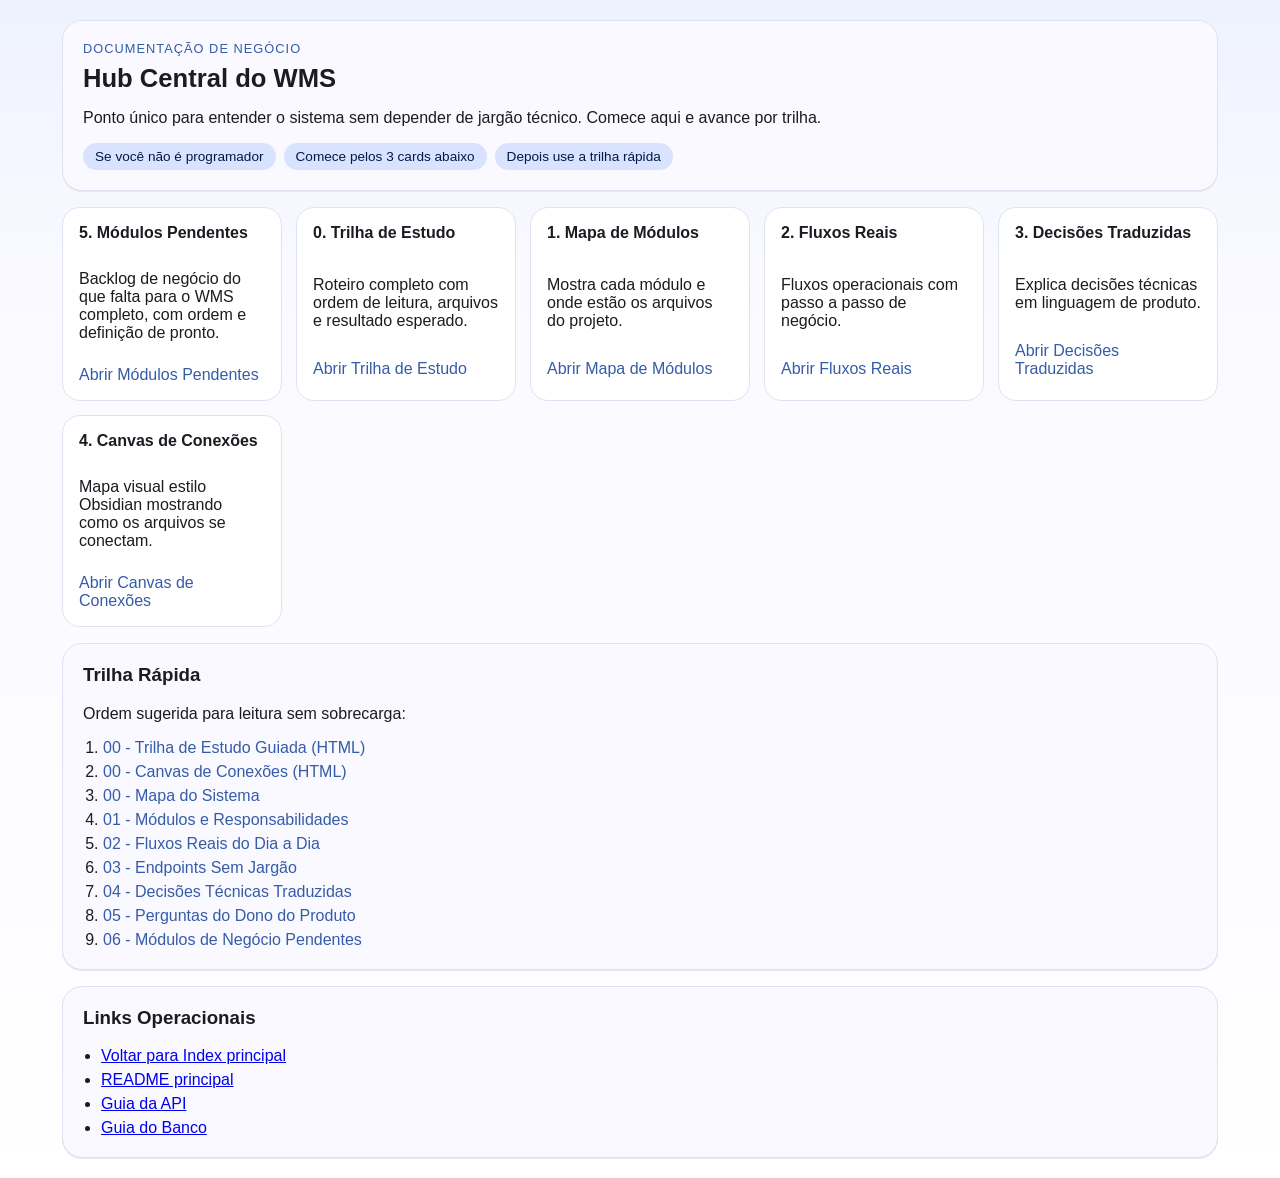
<file: docs_negocio/index.html>
<!doctype html>
<html lang="pt-BR">
  <head>
    <meta charset="UTF-8" />
    <meta name="viewport" content="width=device-width, initial-scale=1.0" />
    <title>Hub de Negócio | WMS</title>
    <link rel="stylesheet" href="../styles.css" />
  </head>
  <body>
    <main class="content" style="max-width: 1180px; margin: 20px auto; padding: 0 12px;">
      <section class="surface">
        <p class="eyebrow">Documentação de Negócio</p>
        <h2>Hub Central do WMS</h2>
        <p>
          Ponto único para entender o sistema sem depender de jargão técnico.
          Comece aqui e avance por trilha.
        </p>
        <div class="chip-row">
          <span class="chip">Se você não é programador</span>
          <span class="chip">Comece pelos 3 cards abaixo</span>
          <span class="chip">Depois use a trilha rápida</span>
        </div>
      </section>

      <section class="grid">
        <article class="card">
          <h4>5. Módulos Pendentes</h4>
          <p>Backlog de negócio do que falta para o WMS completo, com ordem e definição de pronto.</p>
          <a href="./06_modulos_de_negocio_pendentes.md">Abrir Módulos Pendentes</a>
        </article>

        <article class="card">
          <h4>0. Trilha de Estudo</h4>
          <p>Roteiro completo com ordem de leitura, arquivos e resultado esperado.</p>
          <a href="./trilha_estudo.html">Abrir Trilha de Estudo</a>
        </article>

        <article class="card">
          <h4>1. Mapa de Módulos</h4>
          <p>Mostra cada módulo e onde estão os arquivos do projeto.</p>
          <a href="./mapa_modulos.html">Abrir Mapa de Módulos</a>
        </article>

        <article class="card">
          <h4>2. Fluxos Reais</h4>
          <p>Fluxos operacionais com passo a passo de negócio.</p>
          <a href="./fluxos_reais.html">Abrir Fluxos Reais</a>
        </article>

        <article class="card">
          <h4>3. Decisões Traduzidas</h4>
          <p>Explica decisões técnicas em linguagem de produto.</p>
          <a href="./decisoes_traduzidas.html">Abrir Decisões Traduzidas</a>
        </article>

        <article class="card">
          <h4>4. Canvas de Conexões</h4>
          <p>Mapa visual estilo Obsidian mostrando como os arquivos se conectam.</p>
          <a href="./mapa_canvas_conexoes.html">Abrir Canvas de Conexões</a>
        </article>
      </section>

      <section class="surface">
        <h3>Trilha Rápida</h3>
        <p>Ordem sugerida para leitura sem sobrecarga:</p>
        <ol class="reading-list">
          <li><a href="./trilha_estudo.html">00 - Trilha de Estudo Guiada (HTML)</a></li>
          <li><a href="./mapa_canvas_conexoes.html">00 - Canvas de Conexões (HTML)</a></li>
          <li><a href="./00_mapa_sistema.md">00 - Mapa do Sistema</a></li>
          <li><a href="./01_modulos_responsabilidades.md">01 - Módulos e Responsabilidades</a></li>
          <li><a href="./02_fluxos_reais_do_dia_a_dia.md">02 - Fluxos Reais do Dia a Dia</a></li>
          <li><a href="./03_endpoints_sem_jargao.md">03 - Endpoints Sem Jargão</a></li>
          <li><a href="./04_decisoes_tecnicas_traduzidas.md">04 - Decisões Técnicas Traduzidas</a></li>
          <li><a href="./05_guia_de_perguntas_do_dono_do_produto.md">05 - Perguntas do Dono do Produto</a></li>
          <li><a href="./06_modulos_de_negocio_pendentes.md">06 - Módulos de Negócio Pendentes</a></li>
        </ol>
      </section>

      <section class="surface">
        <h3>Links Operacionais</h3>
        <ul class="plain-list">
          <li><a href="../index.html">Voltar para Index principal</a></li>
          <li><a href="../README.md">README principal</a></li>
          <li><a href="../wms/interfaces/api/README.md">Guia da API</a></li>
          <li><a href="../../Database/README.md">Guia do Banco</a></li>
        </ul>
      </section>
    </main>
  </body>
</html>
</file>
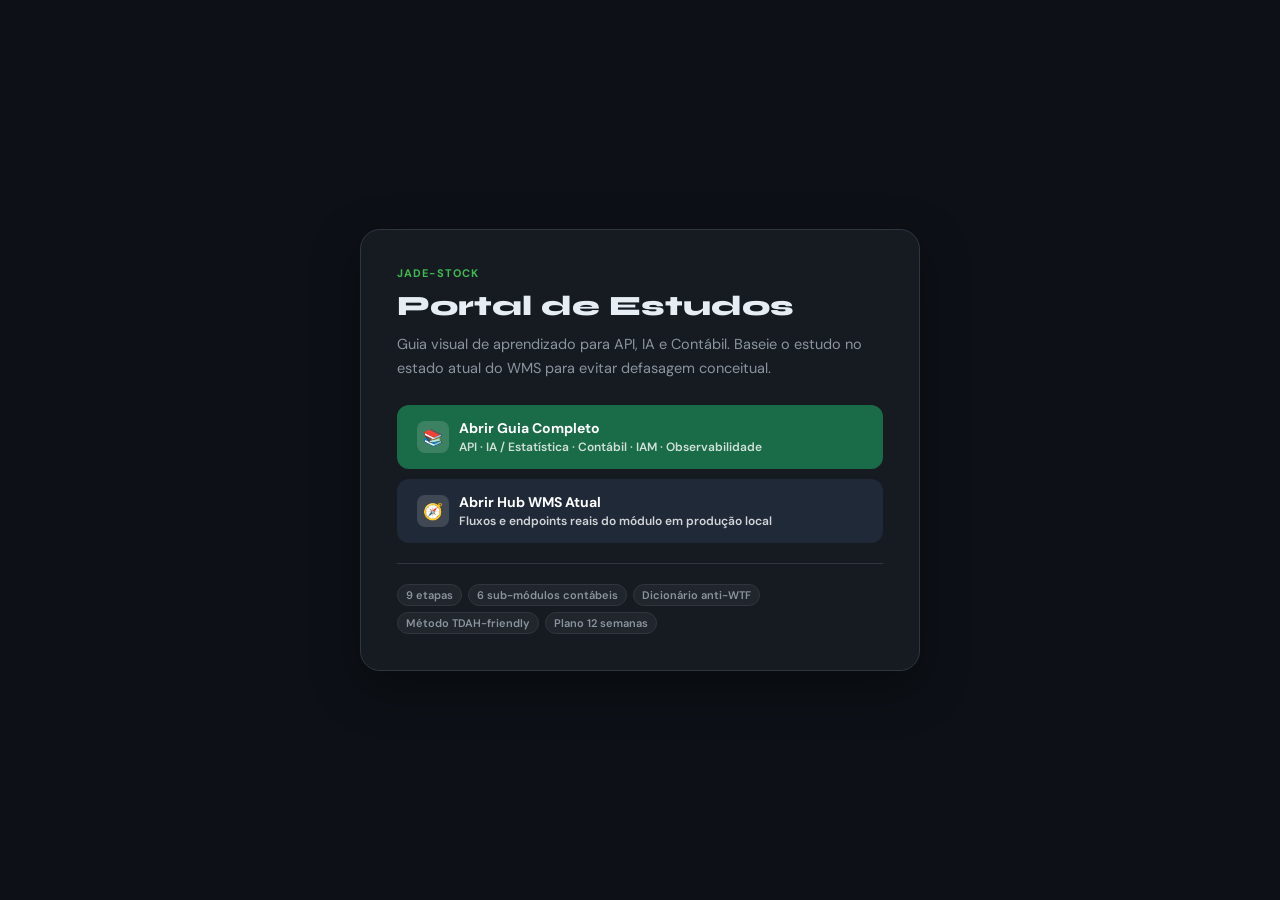
<file: Estudos/index.html>
<!doctype html>
<html lang="pt-BR">
  <head>
    <meta charset="UTF-8" />
    <meta name="viewport" content="width=device-width, initial-scale=1.0" />
    <title>Jade-stock — Portal de Estudos</title>
    <link rel="preconnect" href="https://fonts.googleapis.com">
    <link href="https://fonts.googleapis.com/css2?family=Syne:wght@700;800&family=DM+Sans:wght@400;500;600&display=swap" rel="stylesheet">
    <style>
      *, *::before, *::after { box-sizing: border-box; margin: 0; padding: 0; }
      body {
        font-family: "DM Sans", system-ui, sans-serif;
        background: #0d1117;
        color: #e6edf3;
        min-height: 100vh;
        display: grid;
        place-items: center;
        padding: 24px;
      }
      main {
        width: min(560px, 100%);
        background: #161b22;
        border: 1px solid #30363d;
        border-radius: 20px;
        padding: 36px;
        box-shadow: 0 16px 48px rgba(0,0,0,.4);
      }
      .eyebrow {
        font-size: 11px;
        font-weight: 700;
        letter-spacing: .1em;
        text-transform: uppercase;
        color: #3fb950;
        margin-bottom: 10px;
      }
      h1 {
        font-family: "Syne", sans-serif;
        font-size: 28px;
        font-weight: 800;
        line-height: 1.2;
        margin-bottom: 10px;
      }
      p {
        font-size: 14.5px;
        color: #8b949e;
        line-height: 1.65;
        margin-bottom: 24px;
      }
      .btn {
        display: flex;
        align-items: center;
        gap: 10px;
        text-decoration: none;
        background: #1a6b47;
        color: #fff;
        font-weight: 600;
        font-size: 14px;
        padding: 14px 20px;
        border-radius: 12px;
        transition: background .15s;
        margin-bottom: 10px;
      }
      .btn:hover { background: #15803d; }
      .btn-icon {
        width: 32px; height: 32px;
        background: rgba(255,255,255,.15);
        border-radius: 8px;
        display: flex; align-items: center; justify-content: center;
        font-size: 16px;
        flex-shrink: 0;
      }
      .btn-text strong { display: block; font-size: 14px; }
      .btn-text span { font-size: 12px; opacity: .8; }
      .divider {
        border: none;
        border-top: 1px solid #30363d;
        margin: 20px 0;
      }
      .badge-row {
        display: flex; gap: 6px; flex-wrap: wrap; margin-top: 4px;
      }
      .badge {
        font-size: 11px; font-weight: 600;
        padding: 3px 8px; border-radius: 999px;
        background: #21262d; color: #8b949e;
        border: 1px solid #30363d;
      }
    </style>
  </head>
  <body>
    <main>
      <div class="eyebrow">Jade-stock</div>
      <h1>Portal de Estudos</h1>
      <p>Guia visual de aprendizado para API, IA e Contábil. Baseie o estudo no estado atual do WMS para evitar defasagem conceitual.</p>
      <a class="btn" href="./guia_estudos_modulos_api_ia_contabil.html">
        <div class="btn-icon">📚</div>
        <div class="btn-text">
          <strong>Abrir Guia Completo</strong>
          <span>API · IA / Estatística · Contábil · IAM · Observabilidade</span>
        </div>
      </a>
      <a class="btn" href="../WMS/docs_negocio/index.html" style="background:#1f2937;">
        <div class="btn-icon">🧭</div>
        <div class="btn-text">
          <strong>Abrir Hub WMS Atual</strong>
          <span>Fluxos e endpoints reais do módulo em produção local</span>
        </div>
      </a>
      <hr class="divider">
      <div class="badge-row">
        <span class="badge">9 etapas</span>
        <span class="badge">6 sub-módulos contábeis</span>
        <span class="badge">Dicionário anti-WTF</span>
        <span class="badge">Método TDAH-friendly</span>
        <span class="badge">Plano 12 semanas</span>
      </div>
    </main>
  </body>
</html>
</file>
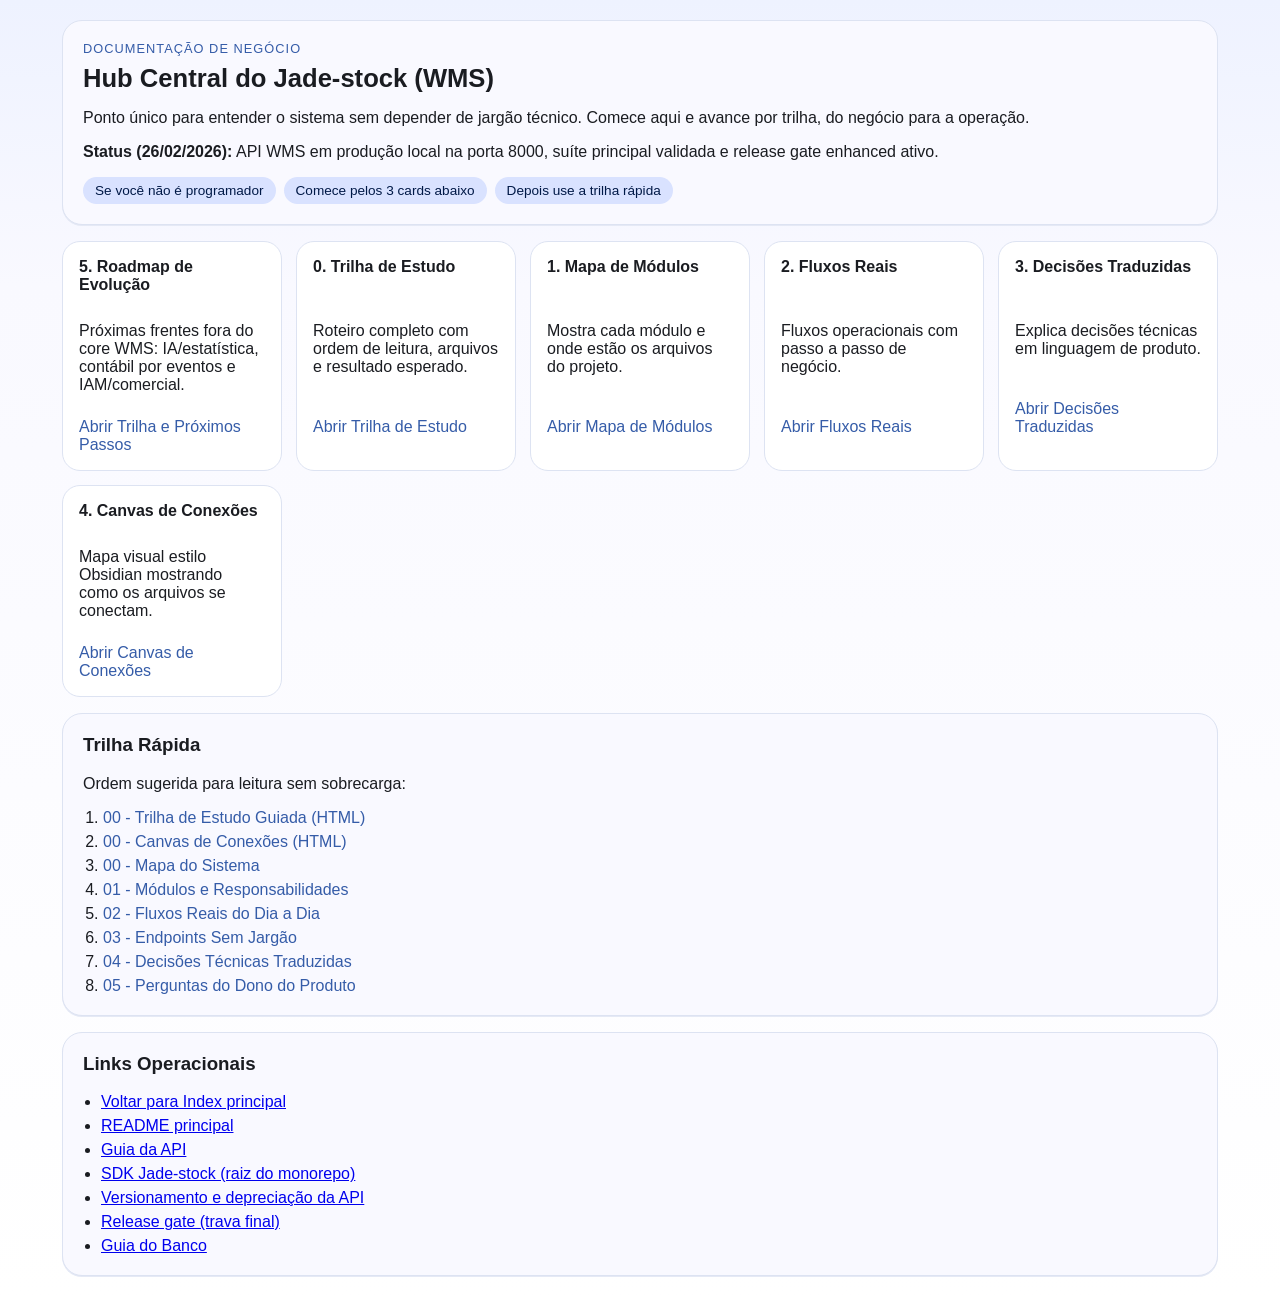
<file: WMS/docs_negocio/index.html>
<!doctype html>
<html lang="pt-BR">
  <head>
    <meta charset="UTF-8" />
    <meta name="viewport" content="width=device-width, initial-scale=1.0" />
    <title>Hub de Negócio | WMS</title>
    <link rel="stylesheet" href="../styles.css" />
  </head>
  <body>
    <main class="content" style="max-width: 1180px; margin: 20px auto; padding: 0 12px;">
      <section class="surface">
        <p class="eyebrow">Documentação de Negócio</p>
        <h2>Hub Central do Jade-stock (WMS)</h2>
        <p>
          Ponto único para entender o sistema sem depender de jargão técnico.
          Comece aqui e avance por trilha, do negócio para a operação.
        </p>
        <p><strong>Status (26/02/2026):</strong> API WMS em produção local na porta 8000, suíte principal validada e release gate enhanced ativo.</p>
        <div class="chip-row">
          <span class="chip">Se você não é programador</span>
          <span class="chip">Comece pelos 3 cards abaixo</span>
          <span class="chip">Depois use a trilha rápida</span>
        </div>
      </section>

      <section class="grid">
        <article class="card">
          <h4>5. Roadmap de Evolução</h4>
          <p>Próximas frentes fora do core WMS: IA/estatística, contábil por eventos e IAM/comercial.</p>
          <a href="./trilha_estudo.html">Abrir Trilha e Próximos Passos</a>
        </article>

        <article class="card">
          <h4>0. Trilha de Estudo</h4>
          <p>Roteiro completo com ordem de leitura, arquivos e resultado esperado.</p>
          <a href="./trilha_estudo.html">Abrir Trilha de Estudo</a>
        </article>

        <article class="card">
          <h4>1. Mapa de Módulos</h4>
          <p>Mostra cada módulo e onde estão os arquivos do projeto.</p>
          <a href="./mapa_modulos.html">Abrir Mapa de Módulos</a>
        </article>

        <article class="card">
          <h4>2. Fluxos Reais</h4>
          <p>Fluxos operacionais com passo a passo de negócio.</p>
          <a href="./fluxos_reais.html">Abrir Fluxos Reais</a>
        </article>

        <article class="card">
          <h4>3. Decisões Traduzidas</h4>
          <p>Explica decisões técnicas em linguagem de produto.</p>
          <a href="./decisoes_traduzidas.html">Abrir Decisões Traduzidas</a>
        </article>

        <article class="card">
          <h4>4. Canvas de Conexões</h4>
          <p>Mapa visual estilo Obsidian mostrando como os arquivos se conectam.</p>
          <a href="./mapa_canvas_conexoes.html">Abrir Canvas de Conexões</a>
        </article>
      </section>

      <section class="surface">
        <h3>Trilha Rápida</h3>
        <p>Ordem sugerida para leitura sem sobrecarga:</p>
        <ol class="reading-list">
          <li><a href="./trilha_estudo.html">00 - Trilha de Estudo Guiada (HTML)</a></li>
          <li><a href="./mapa_canvas_conexoes.html">00 - Canvas de Conexões (HTML)</a></li>
          <li><a href="./00_mapa_sistema.md">00 - Mapa do Sistema</a></li>
          <li><a href="./01_modulos_responsabilidades.md">01 - Módulos e Responsabilidades</a></li>
          <li><a href="./02_fluxos_reais_do_dia_a_dia.md">02 - Fluxos Reais do Dia a Dia</a></li>
          <li><a href="./03_endpoints_sem_jargao.md">03 - Endpoints Sem Jargão</a></li>
          <li><a href="./04_decisoes_tecnicas_traduzidas.md">04 - Decisões Técnicas Traduzidas</a></li>
          <li><a href="./05_guia_de_perguntas_do_dono_do_produto.md">05 - Perguntas do Dono do Produto</a></li>
        </ol>
      </section>

      <section class="surface">
        <h3>Links Operacionais</h3>
        <ul class="plain-list">
          <li><a href="../index.html">Voltar para Index principal</a></li>
          <li><a href="../README.md">README principal</a></li>
          <li><a href="../wms/interfaces/api/README.md">Guia da API</a></li>
          <li><a href="../../sdk/README.md">SDK Jade-stock (raiz do monorepo)</a></li>
          <li><a href="../API_VERSIONING.md">Versionamento e depreciação da API</a></li>
          <li><a href="../scripts/release_gate_enhanced.sh">Release gate (trava final)</a></li>
          <li><a href="../../Database/README.md">Guia do Banco</a></li>
        </ul>
      </section>
    </main>
  </body>
</html>
</file>
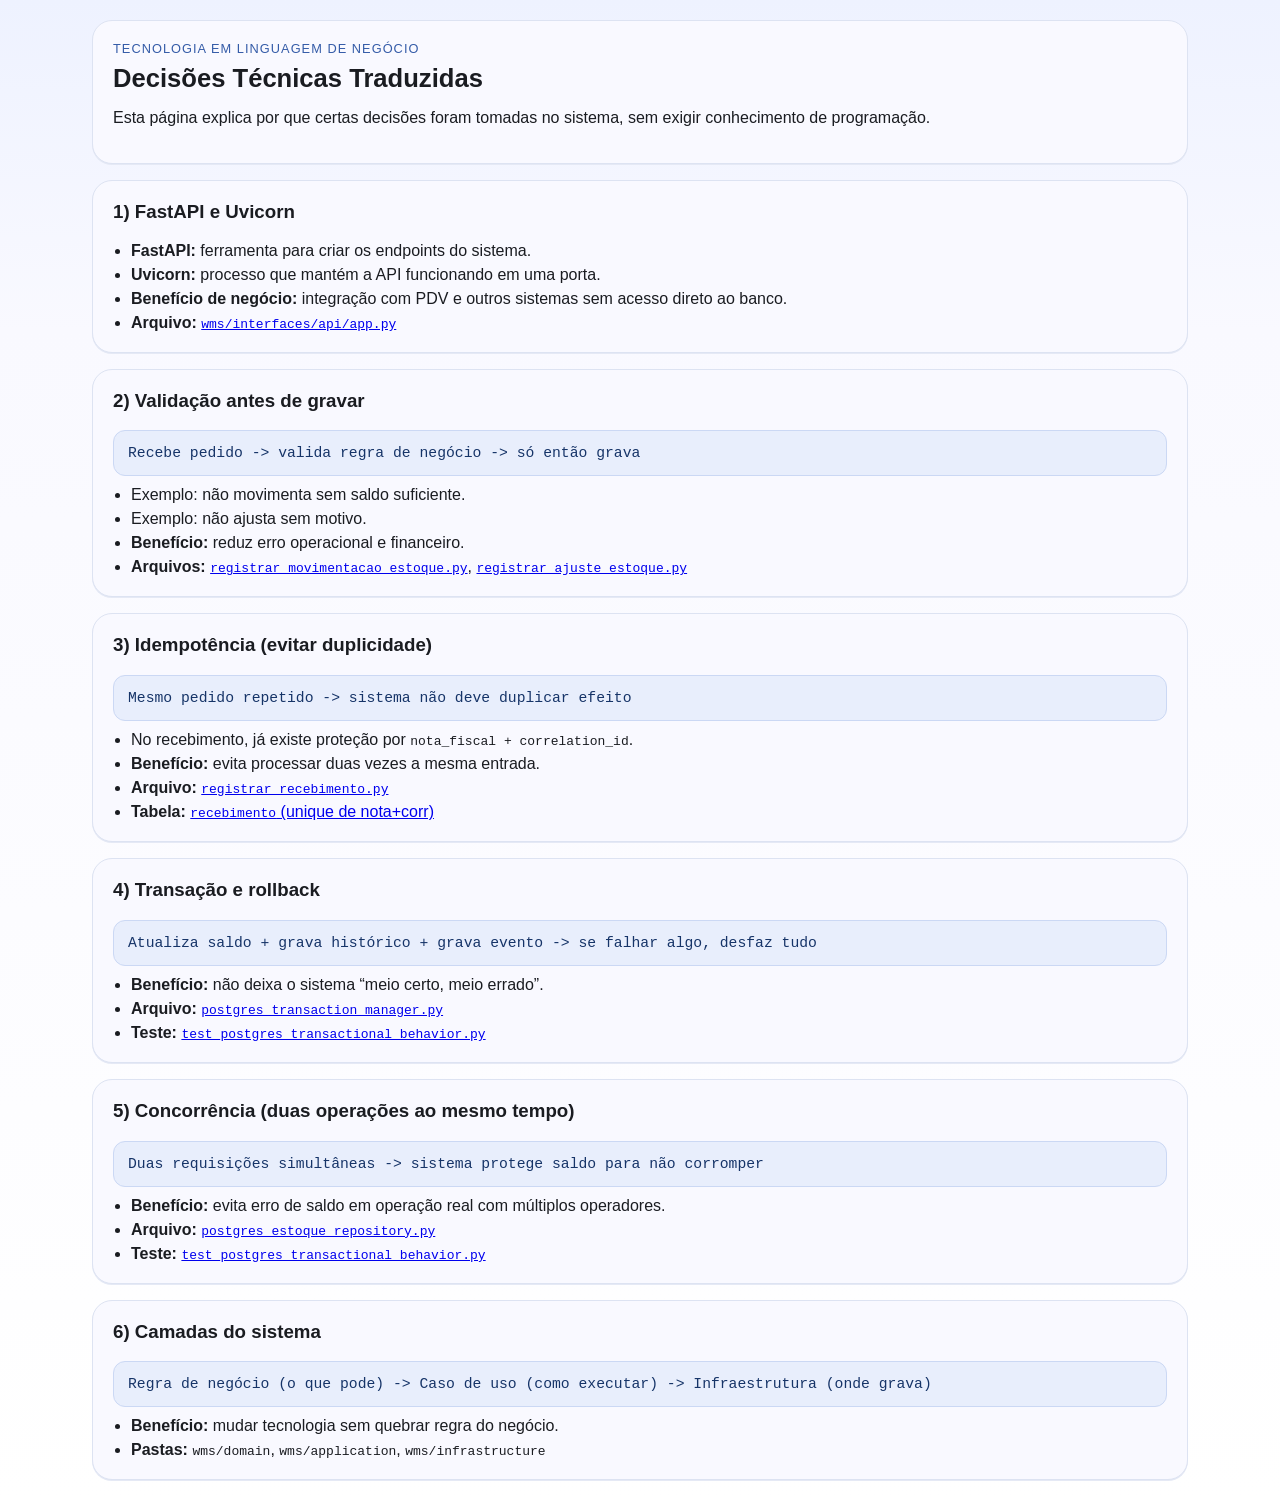
<file: docs_negocio/decisoes_traduzidas.html>
<!doctype html>
<html lang="pt-BR">
  <head>
    <meta charset="UTF-8" />
    <meta name="viewport" content="width=device-width, initial-scale=1.0" />
    <title>Decisões Técnicas Traduzidas | WMS</title>
    <link rel="stylesheet" href="../styles.css" />
  </head>
  <body>
    <main class="content" style="max-width: 1120px; margin: 20px auto; padding: 0 12px;">
      <section class="surface">
        <p class="eyebrow">Tecnologia em Linguagem de Negócio</p>
        <h2>Decisões Técnicas Traduzidas</h2>
        <p>
          Esta página explica por que certas decisões foram tomadas no sistema,
          sem exigir conhecimento de programação.
        </p>
      </section>

      <section class="surface">
        <h3>1) FastAPI e Uvicorn</h3>
        <ul class="plain-list">
          <li><strong>FastAPI:</strong> ferramenta para criar os endpoints do sistema.</li>
          <li><strong>Uvicorn:</strong> processo que mantém a API funcionando em uma porta.</li>
          <li><strong>Benefício de negócio:</strong> integração com PDV e outros sistemas sem acesso direto ao banco.</li>
          <li><strong>Arquivo:</strong> <a href="../wms/interfaces/api/app.py"><code>wms/interfaces/api/app.py</code></a></li>
        </ul>
      </section>

      <section class="surface">
        <h3>2) Validação antes de gravar</h3>
        <pre class="flow-diagram">Recebe pedido -> valida regra de negócio -> só então grava</pre>
        <ul class="plain-list">
          <li>Exemplo: não movimenta sem saldo suficiente.</li>
          <li>Exemplo: não ajusta sem motivo.</li>
          <li><strong>Benefício:</strong> reduz erro operacional e financeiro.</li>
          <li><strong>Arquivos:</strong> 
            <a href="../wms/application/use_cases/registrar_movimentacao_estoque.py"><code>registrar_movimentacao_estoque.py</code></a>,
            <a href="../wms/application/use_cases/registrar_ajuste_estoque.py"><code>registrar_ajuste_estoque.py</code></a>
          </li>
        </ul>
      </section>

      <section class="surface">
        <h3>3) Idempotência (evitar duplicidade)</h3>
        <pre class="flow-diagram">Mesmo pedido repetido -> sistema não deve duplicar efeito</pre>
        <ul class="plain-list">
          <li>No recebimento, já existe proteção por <code>nota_fiscal + correlation_id</code>.</li>
          <li><strong>Benefício:</strong> evita processar duas vezes a mesma entrada.</li>
          <li><strong>Arquivo:</strong> <a href="../wms/application/use_cases/registrar_recebimento.py"><code>registrar_recebimento.py</code></a></li>
          <li><strong>Tabela:</strong> <a href="../../Database/schema_core.sql"><code>recebimento</code> (unique de nota+corr)</a></li>
        </ul>
      </section>

      <section class="surface">
        <h3>4) Transação e rollback</h3>
        <pre class="flow-diagram">Atualiza saldo + grava histórico + grava evento -> se falhar algo, desfaz tudo</pre>
        <ul class="plain-list">
          <li><strong>Benefício:</strong> não deixa o sistema “meio certo, meio errado”.</li>
          <li><strong>Arquivo:</strong> <a href="../wms/infrastructure/database/postgres_transaction_manager.py"><code>postgres_transaction_manager.py</code></a></li>
          <li><strong>Teste:</strong> <a href="../tests/test_postgres_transactional_behavior.py"><code>test_postgres_transactional_behavior.py</code></a></li>
        </ul>
      </section>

      <section class="surface">
        <h3>5) Concorrência (duas operações ao mesmo tempo)</h3>
        <pre class="flow-diagram">Duas requisições simultâneas -> sistema protege saldo para não corromper</pre>
        <ul class="plain-list">
          <li><strong>Benefício:</strong> evita erro de saldo em operação real com múltiplos operadores.</li>
          <li><strong>Arquivo:</strong> <a href="../wms/infrastructure/postgres/postgres_estoque_repository.py"><code>postgres_estoque_repository.py</code></a></li>
          <li><strong>Teste:</strong> <a href="../tests/test_postgres_transactional_behavior.py"><code>test_postgres_transactional_behavior.py</code></a></li>
        </ul>
      </section>

      <section class="surface">
        <h3>6) Camadas do sistema</h3>
        <pre class="flow-diagram">Regra de negócio (o que pode) -> Caso de uso (como executar) -> Infraestrutura (onde grava)</pre>
        <ul class="plain-list">
          <li><strong>Benefício:</strong> mudar tecnologia sem quebrar regra do negócio.</li>
          <li><strong>Pastas:</strong> <code>wms/domain</code>, <code>wms/application</code>, <code>wms/infrastructure</code></li>
        </ul>
      </section>
    </main>
  </body>
</html>
</file>
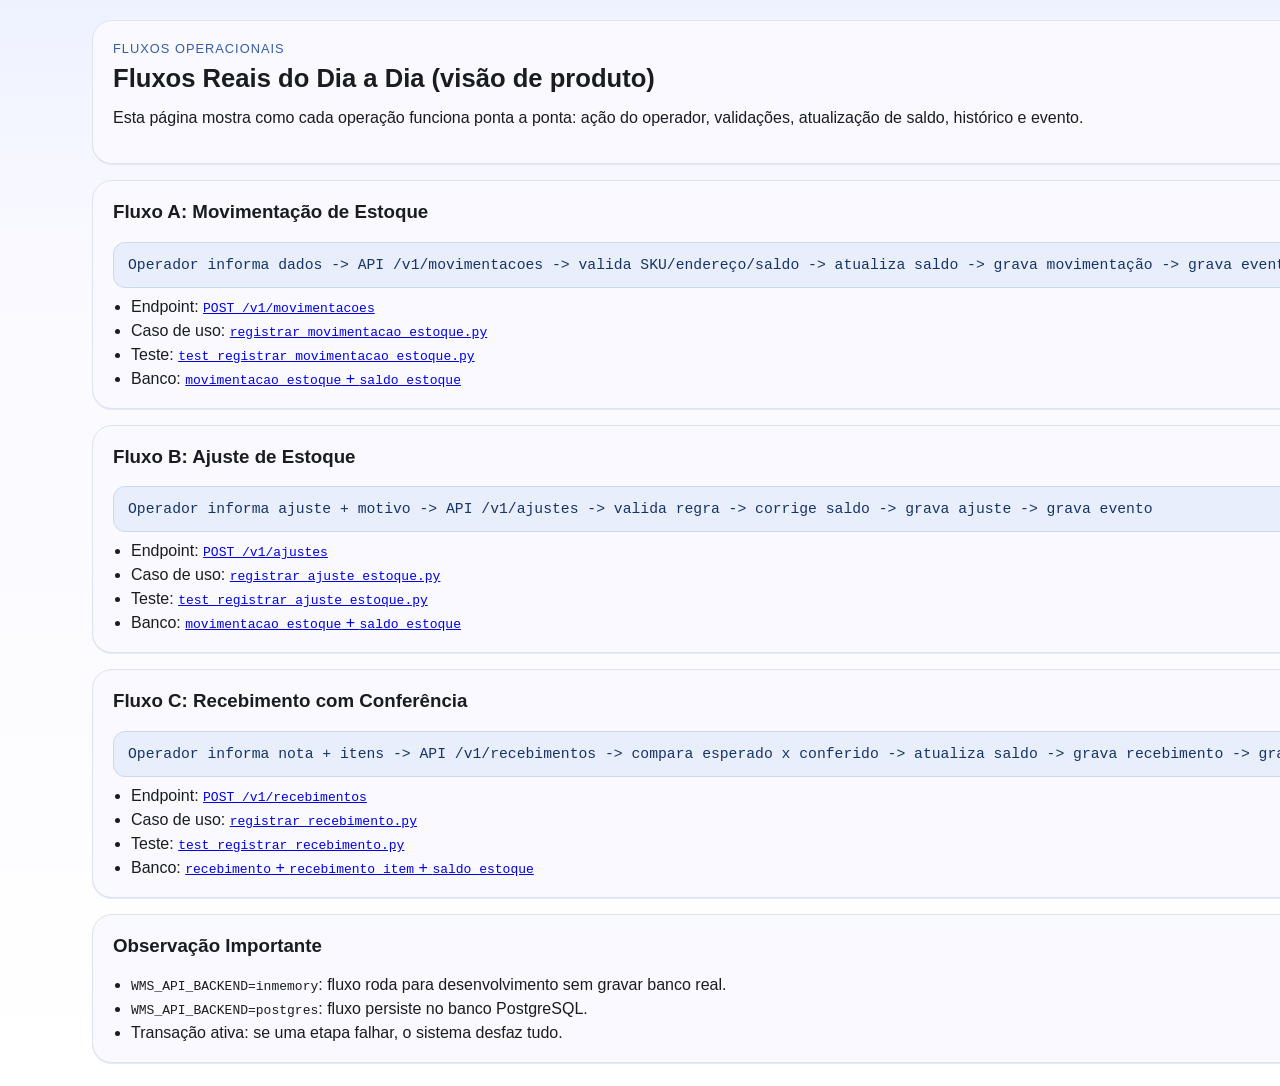
<file: docs_negocio/fluxos_reais.html>
<!doctype html>
<html lang="pt-BR">
  <head>
    <meta charset="UTF-8" />
    <meta name="viewport" content="width=device-width, initial-scale=1.0" />
    <title>Fluxos Reais | WMS</title>
    <link rel="stylesheet" href="../styles.css" />
  </head>
  <body>
    <main class="content" style="max-width: 1120px; margin: 20px auto; padding: 0 12px;">
      <section class="surface">
        <p class="eyebrow">Fluxos Operacionais</p>
        <h2>Fluxos Reais do Dia a Dia (visão de produto)</h2>
        <p>
          Esta página mostra como cada operação funciona ponta a ponta: ação do operador,
          validações, atualização de saldo, histórico e evento.
        </p>
      </section>

      <section class="surface">
        <h3>Fluxo A: Movimentação de Estoque</h3>
        <pre class="flow-diagram">Operador informa dados -> API /v1/movimentacoes -> valida SKU/endereço/saldo -> atualiza saldo -> grava movimentação -> grava evento</pre>
        <ul class="plain-list">
          <li>Endpoint: <a href="../wms/interfaces/api/app.py"><code>POST /v1/movimentacoes</code></a></li>
          <li>Caso de uso: <a href="../wms/application/use_cases/registrar_movimentacao_estoque.py"><code>registrar_movimentacao_estoque.py</code></a></li>
          <li>Teste: <a href="../tests/test_registrar_movimentacao_estoque.py"><code>test_registrar_movimentacao_estoque.py</code></a></li>
          <li>Banco: <a href="../../Database/schema_core.sql"><code>movimentacao_estoque</code> + <code>saldo_estoque</code></a></li>
        </ul>
      </section>

      <section class="surface">
        <h3>Fluxo B: Ajuste de Estoque</h3>
        <pre class="flow-diagram">Operador informa ajuste + motivo -> API /v1/ajustes -> valida regra -> corrige saldo -> grava ajuste -> grava evento</pre>
        <ul class="plain-list">
          <li>Endpoint: <a href="../wms/interfaces/api/app.py"><code>POST /v1/ajustes</code></a></li>
          <li>Caso de uso: <a href="../wms/application/use_cases/registrar_ajuste_estoque.py"><code>registrar_ajuste_estoque.py</code></a></li>
          <li>Teste: <a href="../tests/test_registrar_ajuste_estoque.py"><code>test_registrar_ajuste_estoque.py</code></a></li>
          <li>Banco: <a href="../../Database/schema_core.sql"><code>movimentacao_estoque</code> + <code>saldo_estoque</code></a></li>
        </ul>
      </section>

      <section class="surface">
        <h3>Fluxo C: Recebimento com Conferência</h3>
        <pre class="flow-diagram">Operador informa nota + itens -> API /v1/recebimentos -> compara esperado x conferido -> atualiza saldo -> grava recebimento -> grava eventos</pre>
        <ul class="plain-list">
          <li>Endpoint: <a href="../wms/interfaces/api/app.py"><code>POST /v1/recebimentos</code></a></li>
          <li>Caso de uso: <a href="../wms/application/use_cases/registrar_recebimento.py"><code>registrar_recebimento.py</code></a></li>
          <li>Teste: <a href="../tests/test_registrar_recebimento.py"><code>test_registrar_recebimento.py</code></a></li>
          <li>Banco: <a href="../../Database/schema_core.sql"><code>recebimento</code> + <code>recebimento_item</code> + <code>saldo_estoque</code></a></li>
        </ul>
      </section>

      <section class="surface">
        <h3>Observação Importante</h3>
        <ul class="plain-list">
          <li><code>WMS_API_BACKEND=inmemory</code>: fluxo roda para desenvolvimento sem gravar banco real.</li>
          <li><code>WMS_API_BACKEND=postgres</code>: fluxo persiste no banco PostgreSQL.</li>
          <li>Transação ativa: se uma etapa falhar, o sistema desfaz tudo.</li>
        </ul>
      </section>
    </main>
  </body>
</html>
</file>
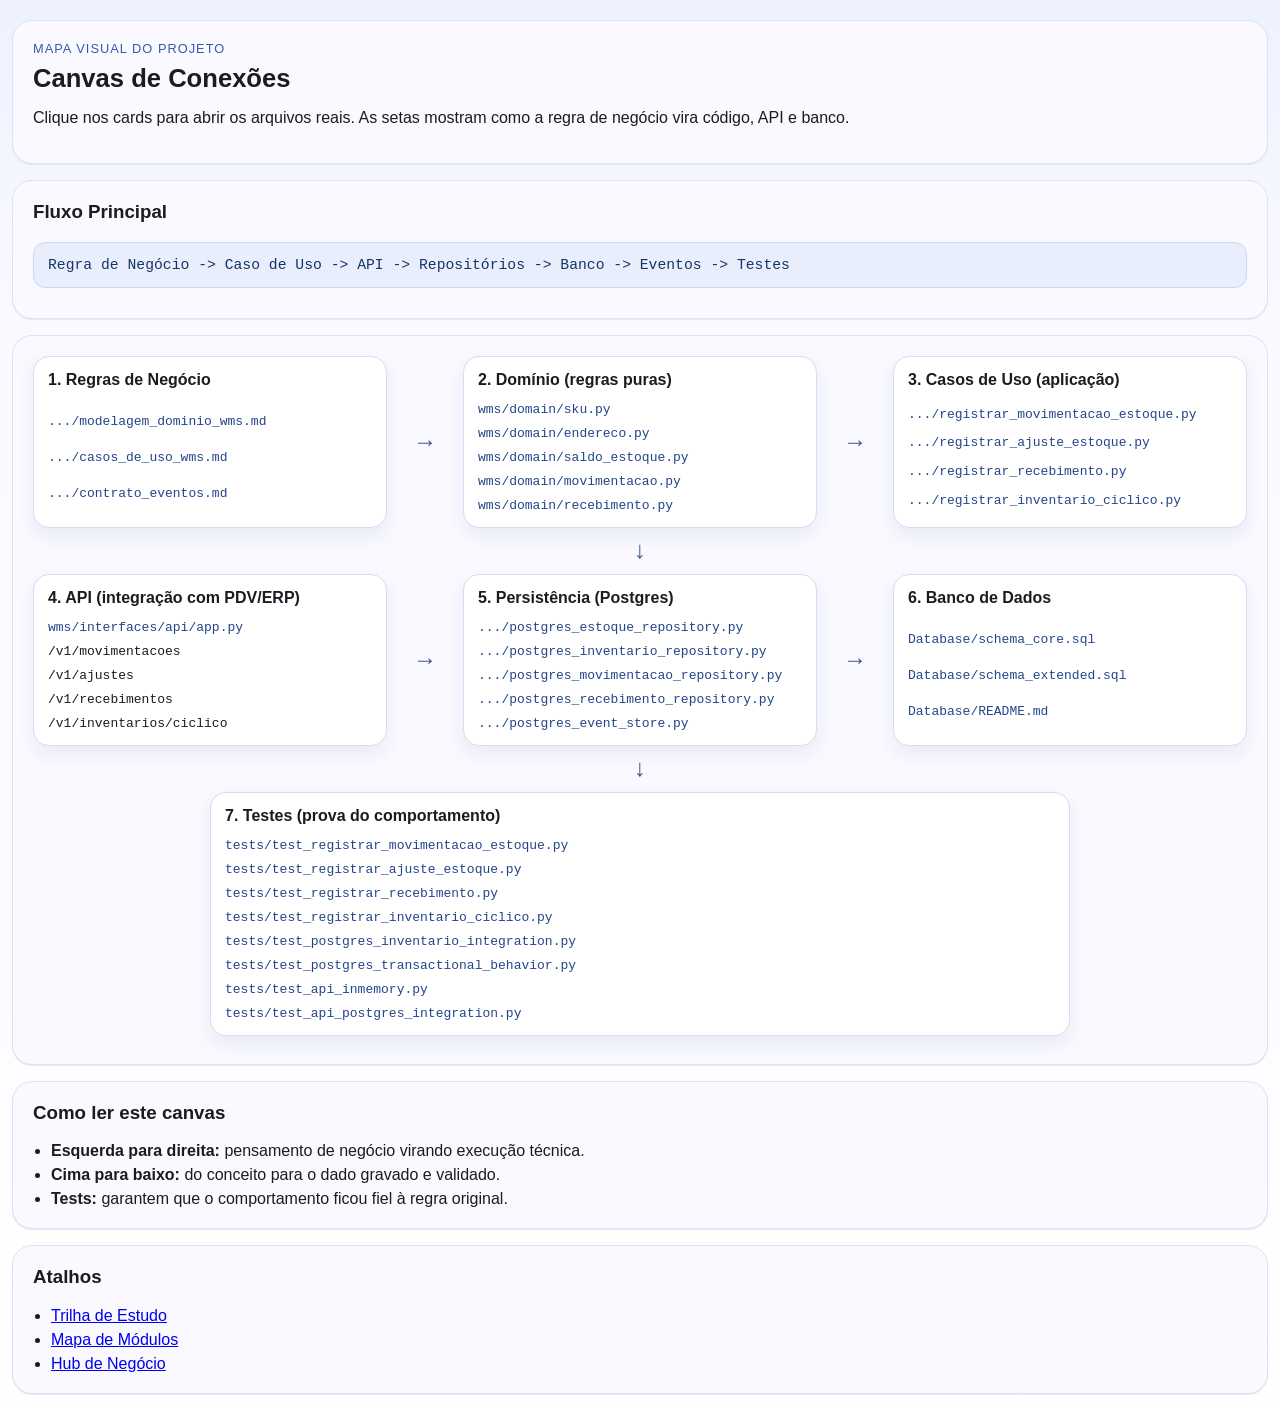
<file: docs_negocio/mapa_canvas_conexoes.html>
<!doctype html>
<html lang="pt-BR">
  <head>
    <meta charset="UTF-8" />
    <meta name="viewport" content="width=device-width, initial-scale=1.0" />
    <title>Mapa Canvas | WMS</title>
    <link rel="stylesheet" href="../styles.css" />
  </head>
  <body>
    <main class="content" style="max-width: 1280px; margin: 20px auto; padding: 0 12px;">
      <section class="surface">
        <p class="eyebrow">Mapa Visual do Projeto</p>
        <h2>Canvas de Conexões</h2>
        <p>
          Clique nos cards para abrir os arquivos reais. As setas mostram como a
          regra de negócio vira código, API e banco.
        </p>
      </section>

      <section class="surface">
        <h3>Fluxo Principal</h3>
        <pre class="flow-diagram">Regra de Negócio -> Caso de Uso -> API -> Repositórios -> Banco -> Eventos -> Testes</pre>
      </section>

      <section class="surface">
        <div class="canvas-lane">
          <article class="canvas-card">
            <h4>1. Regras de Negócio</h4>
            <a href="../Regra_de_negocios/Estoque/integracao/modelagem_dominio_wms.md"><code>.../modelagem_dominio_wms.md</code></a>
            <a href="../Regra_de_negocios/Estoque/integracao/casos_de_uso_wms.md"><code>.../casos_de_uso_wms.md</code></a>
            <a href="../Regra_de_negocios/Estoque/integracao/contrato_eventos.md"><code>.../contrato_eventos.md</code></a>
          </article>
          <div class="lane-arrow">→</div>
          <article class="canvas-card">
            <h4>2. Domínio (regras puras)</h4>
            <a href="../wms/domain/sku.py"><code>wms/domain/sku.py</code></a>
            <a href="../wms/domain/endereco.py"><code>wms/domain/endereco.py</code></a>
            <a href="../wms/domain/saldo_estoque.py"><code>wms/domain/saldo_estoque.py</code></a>
            <a href="../wms/domain/movimentacao.py"><code>wms/domain/movimentacao.py</code></a>
            <a href="../wms/domain/recebimento.py"><code>wms/domain/recebimento.py</code></a>
          </article>
          <div class="lane-arrow">→</div>
          <article class="canvas-card">
            <h4>3. Casos de Uso (aplicação)</h4>
            <a href="../wms/application/use_cases/registrar_movimentacao_estoque.py"><code>.../registrar_movimentacao_estoque.py</code></a>
            <a href="../wms/application/use_cases/registrar_ajuste_estoque.py"><code>.../registrar_ajuste_estoque.py</code></a>
            <a href="../wms/application/use_cases/registrar_recebimento.py"><code>.../registrar_recebimento.py</code></a>
            <a href="../wms/application/use_cases/registrar_inventario_ciclico.py"><code>.../registrar_inventario_ciclico.py</code></a>
          </article>
        </div>

        <div class="lane-drop">↓</div>

        <div class="canvas-lane">
          <article class="canvas-card">
            <h4>4. API (integração com PDV/ERP)</h4>
            <a href="../wms/interfaces/api/app.py"><code>wms/interfaces/api/app.py</code></a>
            <p><code>/v1/movimentacoes</code></p>
            <p><code>/v1/ajustes</code></p>
            <p><code>/v1/recebimentos</code></p>
            <p><code>/v1/inventarios/ciclico</code></p>
          </article>
          <div class="lane-arrow">→</div>
          <article class="canvas-card">
            <h4>5. Persistência (Postgres)</h4>
            <a href="../wms/infrastructure/postgres/postgres_estoque_repository.py"><code>.../postgres_estoque_repository.py</code></a>
            <a href="../wms/infrastructure/postgres/postgres_inventario_repository.py"><code>.../postgres_inventario_repository.py</code></a>
            <a href="../wms/infrastructure/postgres/postgres_movimentacao_repository.py"><code>.../postgres_movimentacao_repository.py</code></a>
            <a href="../wms/infrastructure/postgres/postgres_recebimento_repository.py"><code>.../postgres_recebimento_repository.py</code></a>
            <a href="../wms/infrastructure/postgres/postgres_event_store.py"><code>.../postgres_event_store.py</code></a>
          </article>
          <div class="lane-arrow">→</div>
          <article class="canvas-card">
            <h4>6. Banco de Dados</h4>
            <a href="../../Database/schema_core.sql"><code>Database/schema_core.sql</code></a>
            <a href="../../Database/schema_extended.sql"><code>Database/schema_extended.sql</code></a>
            <a href="../../Database/README.md"><code>Database/README.md</code></a>
          </article>
        </div>

        <div class="lane-drop">↓</div>

        <div class="canvas-lane canvas-lane-center">
          <article class="canvas-card canvas-card-wide">
            <h4>7. Testes (prova do comportamento)</h4>
            <a href="../tests/test_registrar_movimentacao_estoque.py"><code>tests/test_registrar_movimentacao_estoque.py</code></a>
            <a href="../tests/test_registrar_ajuste_estoque.py"><code>tests/test_registrar_ajuste_estoque.py</code></a>
            <a href="../tests/test_registrar_recebimento.py"><code>tests/test_registrar_recebimento.py</code></a>
            <a href="../tests/test_registrar_inventario_ciclico.py"><code>tests/test_registrar_inventario_ciclico.py</code></a>
            <a href="../tests/test_postgres_inventario_integration.py"><code>tests/test_postgres_inventario_integration.py</code></a>
            <a href="../tests/test_postgres_transactional_behavior.py"><code>tests/test_postgres_transactional_behavior.py</code></a>
            <a href="../tests/test_api_inmemory.py"><code>tests/test_api_inmemory.py</code></a>
            <a href="../tests/test_api_postgres_integration.py"><code>tests/test_api_postgres_integration.py</code></a>
          </article>
        </div>
      </section>

      <section class="surface">
        <h3>Como ler este canvas</h3>
        <ul class="plain-list">
          <li><strong>Esquerda para direita:</strong> pensamento de negócio virando execução técnica.</li>
          <li><strong>Cima para baixo:</strong> do conceito para o dado gravado e validado.</li>
          <li><strong>Tests:</strong> garantem que o comportamento ficou fiel à regra original.</li>
        </ul>
      </section>

      <section class="surface">
        <h3>Atalhos</h3>
        <ul class="plain-list">
          <li><a href="./trilha_estudo.html">Trilha de Estudo</a></li>
          <li><a href="./mapa_modulos.html">Mapa de Módulos</a></li>
          <li><a href="./index.html">Hub de Negócio</a></li>
        </ul>
      </section>
    </main>
  </body>
</html>
</file>
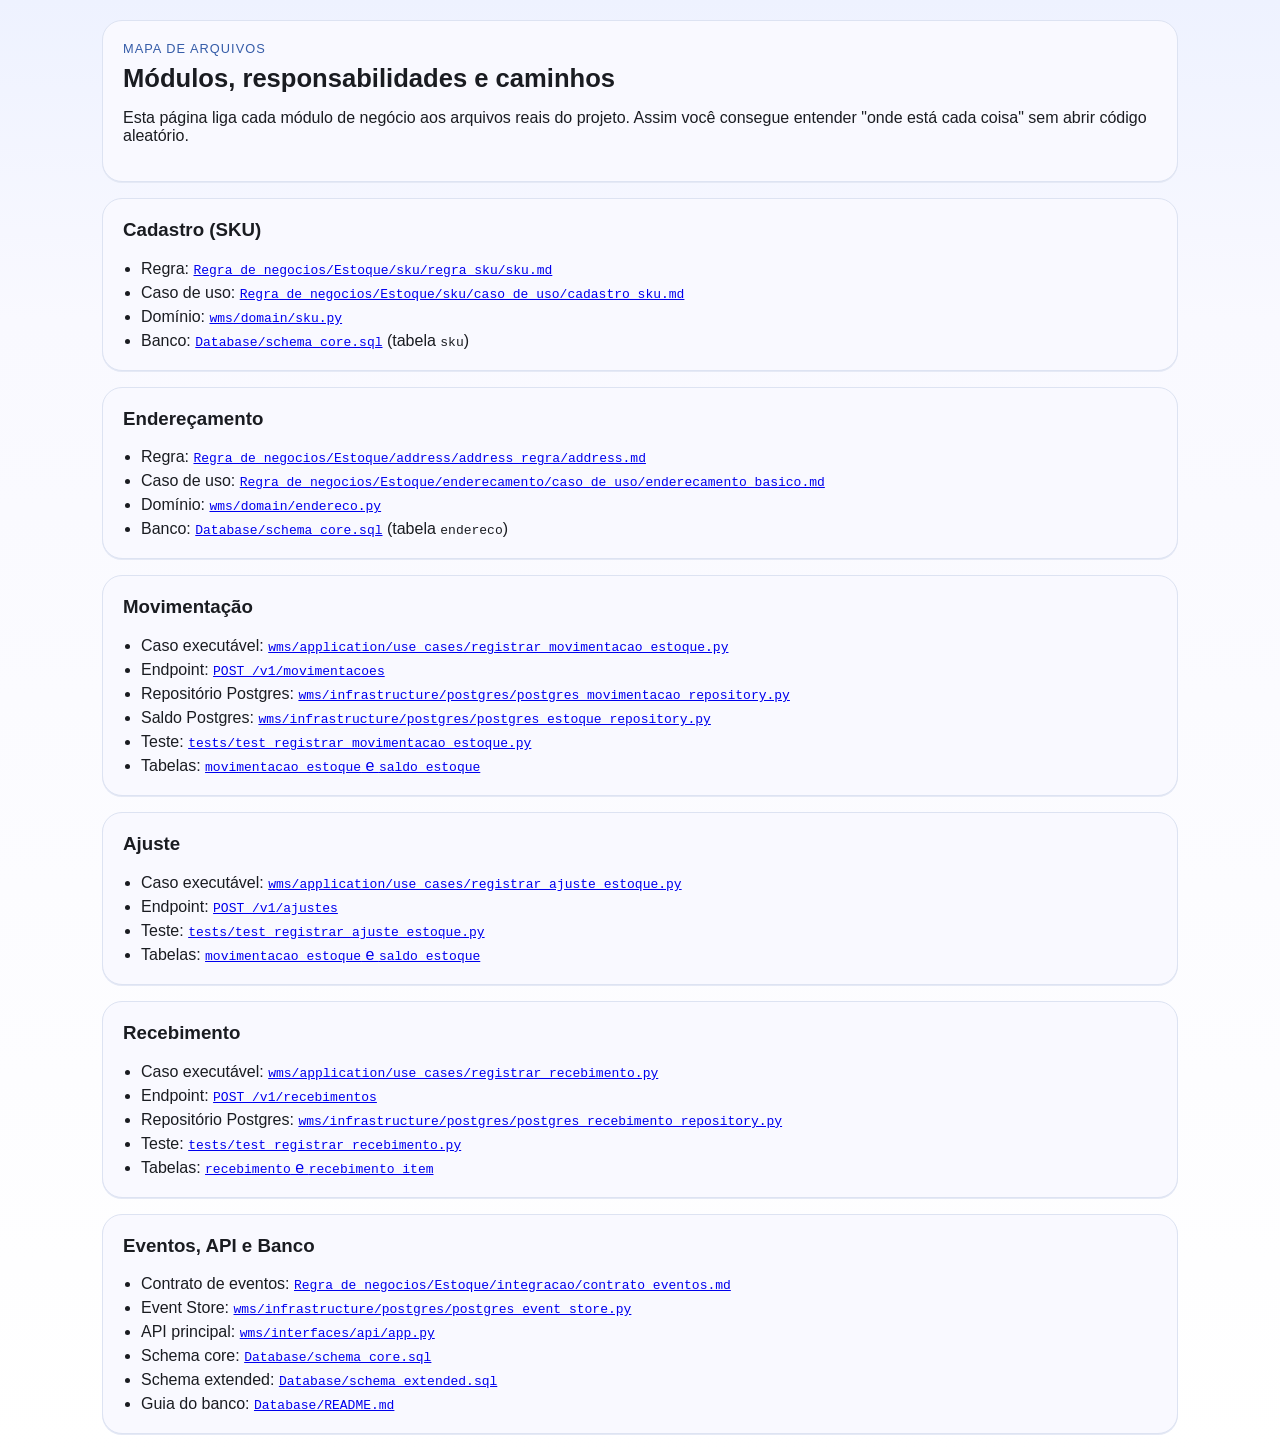
<file: docs_negocio/mapa_modulos.html>
<!doctype html>
<html lang="pt-BR">
  <head>
    <meta charset="UTF-8" />
    <meta name="viewport" content="width=device-width, initial-scale=1.0" />
    <title>Mapa de Módulos | WMS</title>
    <link rel="stylesheet" href="../styles.css" />
  </head>
  <body>
    <main class="content" style="max-width: 1100px; margin: 20px auto; padding: 0 12px;">
      <section class="surface">
        <p class="eyebrow">Mapa de Arquivos</p>
        <h2>Módulos, responsabilidades e caminhos</h2>
        <p>
          Esta página liga cada módulo de negócio aos arquivos reais do projeto.
          Assim você consegue entender "onde está cada coisa" sem abrir código aleatório.
        </p>
      </section>

      <section class="surface">
        <h3>Cadastro (SKU)</h3>
        <ul class="plain-list">
          <li>Regra: <a href="../Regra_de_negocios/Estoque/sku/regra_sku/sku.md"><code>Regra_de_negocios/Estoque/sku/regra_sku/sku.md</code></a></li>
          <li>Caso de uso: <a href="../Regra_de_negocios/Estoque/sku/caso_de_uso/cadastro_sku.md"><code>Regra_de_negocios/Estoque/sku/caso_de_uso/cadastro_sku.md</code></a></li>
          <li>Domínio: <a href="../wms/domain/sku.py"><code>wms/domain/sku.py</code></a></li>
          <li>Banco: <a href="../../Database/schema_core.sql"><code>Database/schema_core.sql</code></a> (tabela <code>sku</code>)</li>
        </ul>
      </section>

      <section class="surface">
        <h3>Endereçamento</h3>
        <ul class="plain-list">
          <li>Regra: <a href="../Regra_de_negocios/Estoque/address/address_regra/address.md"><code>Regra_de_negocios/Estoque/address/address_regra/address.md</code></a></li>
          <li>Caso de uso: <a href="../Regra_de_negocios/Estoque/enderecamento/caso_de_uso/enderecamento_basico.md"><code>Regra_de_negocios/Estoque/enderecamento/caso_de_uso/enderecamento_basico.md</code></a></li>
          <li>Domínio: <a href="../wms/domain/endereco.py"><code>wms/domain/endereco.py</code></a></li>
          <li>Banco: <a href="../../Database/schema_core.sql"><code>Database/schema_core.sql</code></a> (tabela <code>endereco</code>)</li>
        </ul>
      </section>

      <section class="surface">
        <h3>Movimentação</h3>
        <ul class="plain-list">
          <li>Caso executável: <a href="../wms/application/use_cases/registrar_movimentacao_estoque.py"><code>wms/application/use_cases/registrar_movimentacao_estoque.py</code></a></li>
          <li>Endpoint: <a href="../wms/interfaces/api/app.py"><code>POST /v1/movimentacoes</code></a></li>
          <li>Repositório Postgres: <a href="../wms/infrastructure/postgres/postgres_movimentacao_repository.py"><code>wms/infrastructure/postgres/postgres_movimentacao_repository.py</code></a></li>
          <li>Saldo Postgres: <a href="../wms/infrastructure/postgres/postgres_estoque_repository.py"><code>wms/infrastructure/postgres/postgres_estoque_repository.py</code></a></li>
          <li>Teste: <a href="../tests/test_registrar_movimentacao_estoque.py"><code>tests/test_registrar_movimentacao_estoque.py</code></a></li>
          <li>Tabelas: <a href="../../Database/schema_core.sql"><code>movimentacao_estoque</code> e <code>saldo_estoque</code></a></li>
        </ul>
      </section>

      <section class="surface">
        <h3>Ajuste</h3>
        <ul class="plain-list">
          <li>Caso executável: <a href="../wms/application/use_cases/registrar_ajuste_estoque.py"><code>wms/application/use_cases/registrar_ajuste_estoque.py</code></a></li>
          <li>Endpoint: <a href="../wms/interfaces/api/app.py"><code>POST /v1/ajustes</code></a></li>
          <li>Teste: <a href="../tests/test_registrar_ajuste_estoque.py"><code>tests/test_registrar_ajuste_estoque.py</code></a></li>
          <li>Tabelas: <a href="../../Database/schema_core.sql"><code>movimentacao_estoque</code> e <code>saldo_estoque</code></a></li>
        </ul>
      </section>

      <section class="surface">
        <h3>Recebimento</h3>
        <ul class="plain-list">
          <li>Caso executável: <a href="../wms/application/use_cases/registrar_recebimento.py"><code>wms/application/use_cases/registrar_recebimento.py</code></a></li>
          <li>Endpoint: <a href="../wms/interfaces/api/app.py"><code>POST /v1/recebimentos</code></a></li>
          <li>Repositório Postgres: <a href="../wms/infrastructure/postgres/postgres_recebimento_repository.py"><code>wms/infrastructure/postgres/postgres_recebimento_repository.py</code></a></li>
          <li>Teste: <a href="../tests/test_registrar_recebimento.py"><code>tests/test_registrar_recebimento.py</code></a></li>
          <li>Tabelas: <a href="../../Database/schema_core.sql"><code>recebimento</code> e <code>recebimento_item</code></a></li>
        </ul>
      </section>

      <section class="surface">
        <h3>Eventos, API e Banco</h3>
        <ul class="plain-list">
          <li>Contrato de eventos: <a href="../Regra_de_negocios/Estoque/integracao/contrato_eventos.md"><code>Regra_de_negocios/Estoque/integracao/contrato_eventos.md</code></a></li>
          <li>Event Store: <a href="../wms/infrastructure/postgres/postgres_event_store.py"><code>wms/infrastructure/postgres/postgres_event_store.py</code></a></li>
          <li>API principal: <a href="../wms/interfaces/api/app.py"><code>wms/interfaces/api/app.py</code></a></li>
          <li>Schema core: <a href="../../Database/schema_core.sql"><code>Database/schema_core.sql</code></a></li>
          <li>Schema extended: <a href="../../Database/schema_extended.sql"><code>Database/schema_extended.sql</code></a></li>
          <li>Guia do banco: <a href="../../Database/README.md"><code>Database/README.md</code></a></li>
        </ul>
      </section>
    </main>
  </body>
</html>
</file>
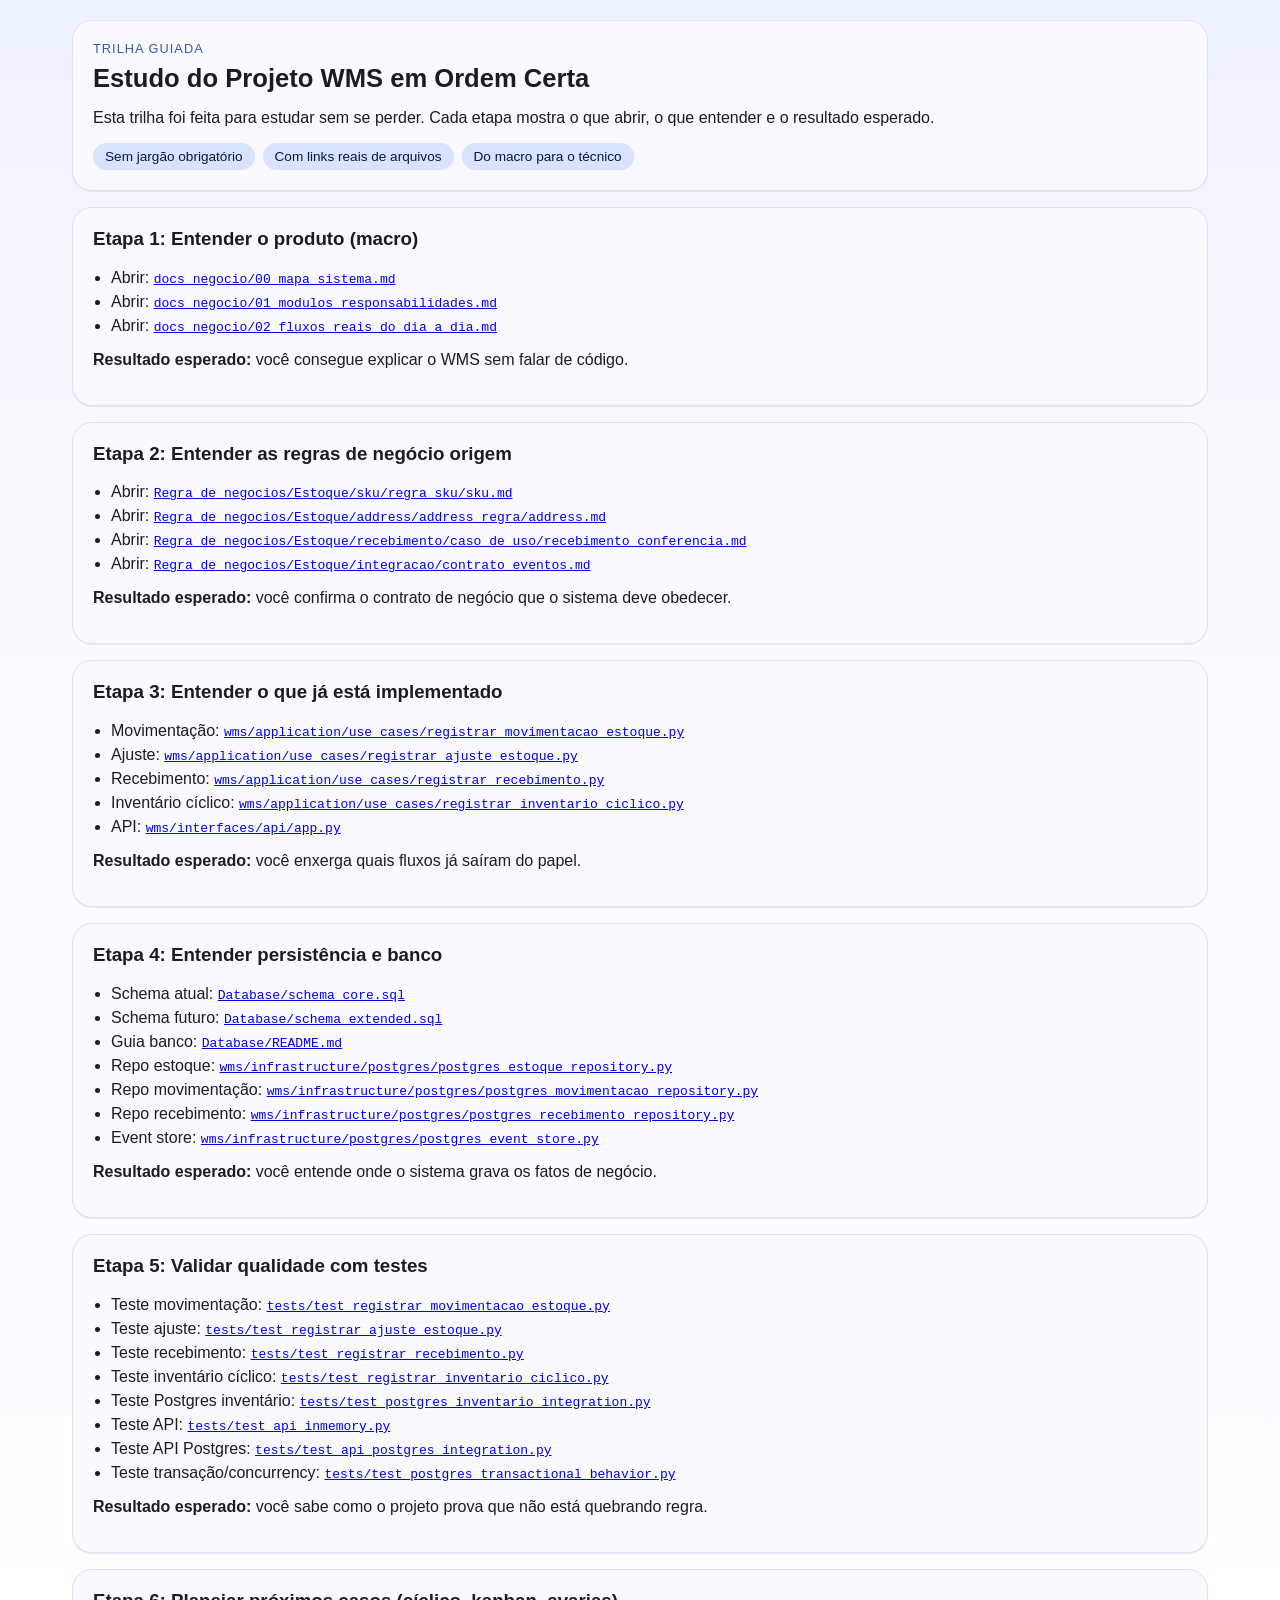
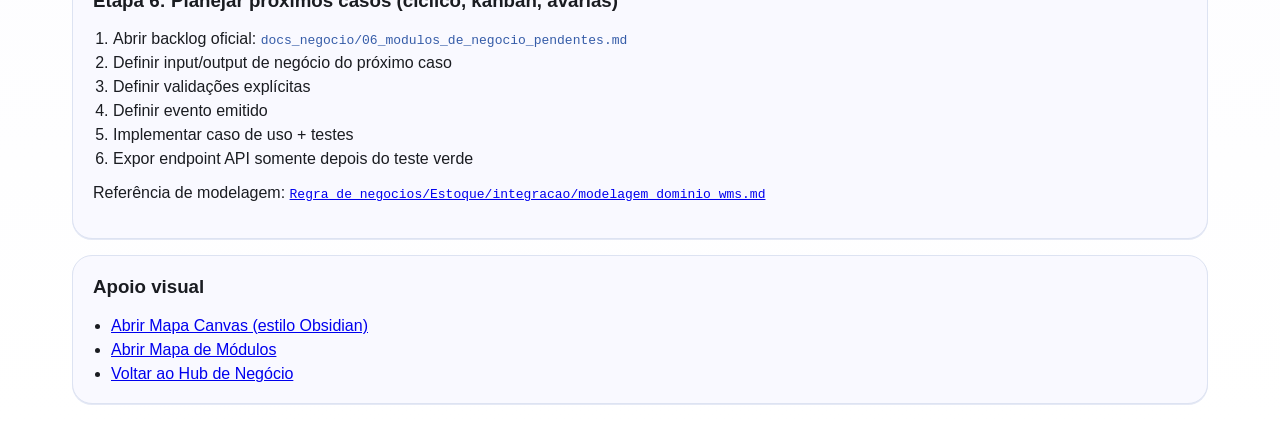
<file: docs_negocio/trilha_estudo.html>
<!doctype html>
<html lang="pt-BR">
  <head>
    <meta charset="UTF-8" />
    <meta name="viewport" content="width=device-width, initial-scale=1.0" />
    <title>Trilha de Estudo | WMS</title>
    <link rel="stylesheet" href="../styles.css" />
  </head>
  <body>
    <main class="content" style="max-width: 1160px; margin: 20px auto; padding: 0 12px;">
      <section class="surface">
        <p class="eyebrow">Trilha Guiada</p>
        <h2>Estudo do Projeto WMS em Ordem Certa</h2>
        <p>
          Esta trilha foi feita para estudar sem se perder. Cada etapa mostra
          o que abrir, o que entender e o resultado esperado.
        </p>
        <div class="chip-row">
          <span class="chip">Sem jargão obrigatório</span>
          <span class="chip">Com links reais de arquivos</span>
          <span class="chip">Do macro para o técnico</span>
        </div>
      </section>

      <section class="surface">
        <h3>Etapa 1: Entender o produto (macro)</h3>
        <ul class="plain-list">
          <li>Abrir: <a href="./00_mapa_sistema.md"><code>docs_negocio/00_mapa_sistema.md</code></a></li>
          <li>Abrir: <a href="./01_modulos_responsabilidades.md"><code>docs_negocio/01_modulos_responsabilidades.md</code></a></li>
          <li>Abrir: <a href="./02_fluxos_reais_do_dia_a_dia.md"><code>docs_negocio/02_fluxos_reais_do_dia_a_dia.md</code></a></li>
        </ul>
        <p><strong>Resultado esperado:</strong> você consegue explicar o WMS sem falar de código.</p>
      </section>

      <section class="surface">
        <h3>Etapa 2: Entender as regras de negócio origem</h3>
        <ul class="plain-list">
          <li>Abrir: <a href="../Regra_de_negocios/Estoque/sku/regra_sku/sku.md"><code>Regra_de_negocios/Estoque/sku/regra_sku/sku.md</code></a></li>
          <li>Abrir: <a href="../Regra_de_negocios/Estoque/address/address_regra/address.md"><code>Regra_de_negocios/Estoque/address/address_regra/address.md</code></a></li>
          <li>Abrir: <a href="../Regra_de_negocios/Estoque/recebimento/caso_de_uso/recebimento_conferencia.md"><code>Regra_de_negocios/Estoque/recebimento/caso_de_uso/recebimento_conferencia.md</code></a></li>
          <li>Abrir: <a href="../Regra_de_negocios/Estoque/integracao/contrato_eventos.md"><code>Regra_de_negocios/Estoque/integracao/contrato_eventos.md</code></a></li>
        </ul>
        <p><strong>Resultado esperado:</strong> você confirma o contrato de negócio que o sistema deve obedecer.</p>
      </section>

      <section class="surface">
        <h3>Etapa 3: Entender o que já está implementado</h3>
        <ul class="plain-list">
          <li>Movimentação: <a href="../wms/application/use_cases/registrar_movimentacao_estoque.py"><code>wms/application/use_cases/registrar_movimentacao_estoque.py</code></a></li>
          <li>Ajuste: <a href="../wms/application/use_cases/registrar_ajuste_estoque.py"><code>wms/application/use_cases/registrar_ajuste_estoque.py</code></a></li>
          <li>Recebimento: <a href="../wms/application/use_cases/registrar_recebimento.py"><code>wms/application/use_cases/registrar_recebimento.py</code></a></li>
          <li>Inventário cíclico: <a href="../wms/application/use_cases/registrar_inventario_ciclico.py"><code>wms/application/use_cases/registrar_inventario_ciclico.py</code></a></li>
          <li>API: <a href="../wms/interfaces/api/app.py"><code>wms/interfaces/api/app.py</code></a></li>
        </ul>
        <p><strong>Resultado esperado:</strong> você enxerga quais fluxos já saíram do papel.</p>
      </section>

      <section class="surface">
        <h3>Etapa 4: Entender persistência e banco</h3>
        <ul class="plain-list">
          <li>Schema atual: <a href="../../Database/schema_core.sql"><code>Database/schema_core.sql</code></a></li>
          <li>Schema futuro: <a href="../../Database/schema_extended.sql"><code>Database/schema_extended.sql</code></a></li>
          <li>Guia banco: <a href="../../Database/README.md"><code>Database/README.md</code></a></li>
          <li>Repo estoque: <a href="../wms/infrastructure/postgres/postgres_estoque_repository.py"><code>wms/infrastructure/postgres/postgres_estoque_repository.py</code></a></li>
          <li>Repo movimentação: <a href="../wms/infrastructure/postgres/postgres_movimentacao_repository.py"><code>wms/infrastructure/postgres/postgres_movimentacao_repository.py</code></a></li>
          <li>Repo recebimento: <a href="../wms/infrastructure/postgres/postgres_recebimento_repository.py"><code>wms/infrastructure/postgres/postgres_recebimento_repository.py</code></a></li>
          <li>Event store: <a href="../wms/infrastructure/postgres/postgres_event_store.py"><code>wms/infrastructure/postgres/postgres_event_store.py</code></a></li>
        </ul>
        <p><strong>Resultado esperado:</strong> você entende onde o sistema grava os fatos de negócio.</p>
      </section>

      <section class="surface">
        <h3>Etapa 5: Validar qualidade com testes</h3>
        <ul class="plain-list">
          <li>Teste movimentação: <a href="../tests/test_registrar_movimentacao_estoque.py"><code>tests/test_registrar_movimentacao_estoque.py</code></a></li>
          <li>Teste ajuste: <a href="../tests/test_registrar_ajuste_estoque.py"><code>tests/test_registrar_ajuste_estoque.py</code></a></li>
          <li>Teste recebimento: <a href="../tests/test_registrar_recebimento.py"><code>tests/test_registrar_recebimento.py</code></a></li>
          <li>Teste inventário cíclico: <a href="../tests/test_registrar_inventario_ciclico.py"><code>tests/test_registrar_inventario_ciclico.py</code></a></li>
          <li>Teste Postgres inventário: <a href="../tests/test_postgres_inventario_integration.py"><code>tests/test_postgres_inventario_integration.py</code></a></li>
          <li>Teste API: <a href="../tests/test_api_inmemory.py"><code>tests/test_api_inmemory.py</code></a></li>
          <li>Teste API Postgres: <a href="../tests/test_api_postgres_integration.py"><code>tests/test_api_postgres_integration.py</code></a></li>
          <li>Teste transação/concurrency: <a href="../tests/test_postgres_transactional_behavior.py"><code>tests/test_postgres_transactional_behavior.py</code></a></li>
        </ul>
        <p><strong>Resultado esperado:</strong> você sabe como o projeto prova que não está quebrando regra.</p>
      </section>

      <section class="surface">
        <h3>Etapa 6: Planejar próximos casos (cíclico, kanban, avarias)</h3>
        <ol class="reading-list">
          <li>Abrir backlog oficial: <a href="./06_modulos_de_negocio_pendentes.md"><code>docs_negocio/06_modulos_de_negocio_pendentes.md</code></a></li>
          <li>Definir input/output de negócio do próximo caso</li>
          <li>Definir validações explícitas</li>
          <li>Definir evento emitido</li>
          <li>Implementar caso de uso + testes</li>
          <li>Expor endpoint API somente depois do teste verde</li>
        </ol>
        <p>
          Referência de modelagem: <a href="../Regra_de_negocios/Estoque/integracao/modelagem_dominio_wms.md"><code>Regra_de_negocios/Estoque/integracao/modelagem_dominio_wms.md</code></a>
        </p>
      </section>

      <section class="surface">
        <h3>Apoio visual</h3>
        <ul class="plain-list">
          <li><a href="./mapa_canvas_conexoes.html">Abrir Mapa Canvas (estilo Obsidian)</a></li>
          <li><a href="./mapa_modulos.html">Abrir Mapa de Módulos</a></li>
          <li><a href="./index.html">Voltar ao Hub de Negócio</a></li>
        </ul>
      </section>
    </main>
  </body>
</html>
</file>
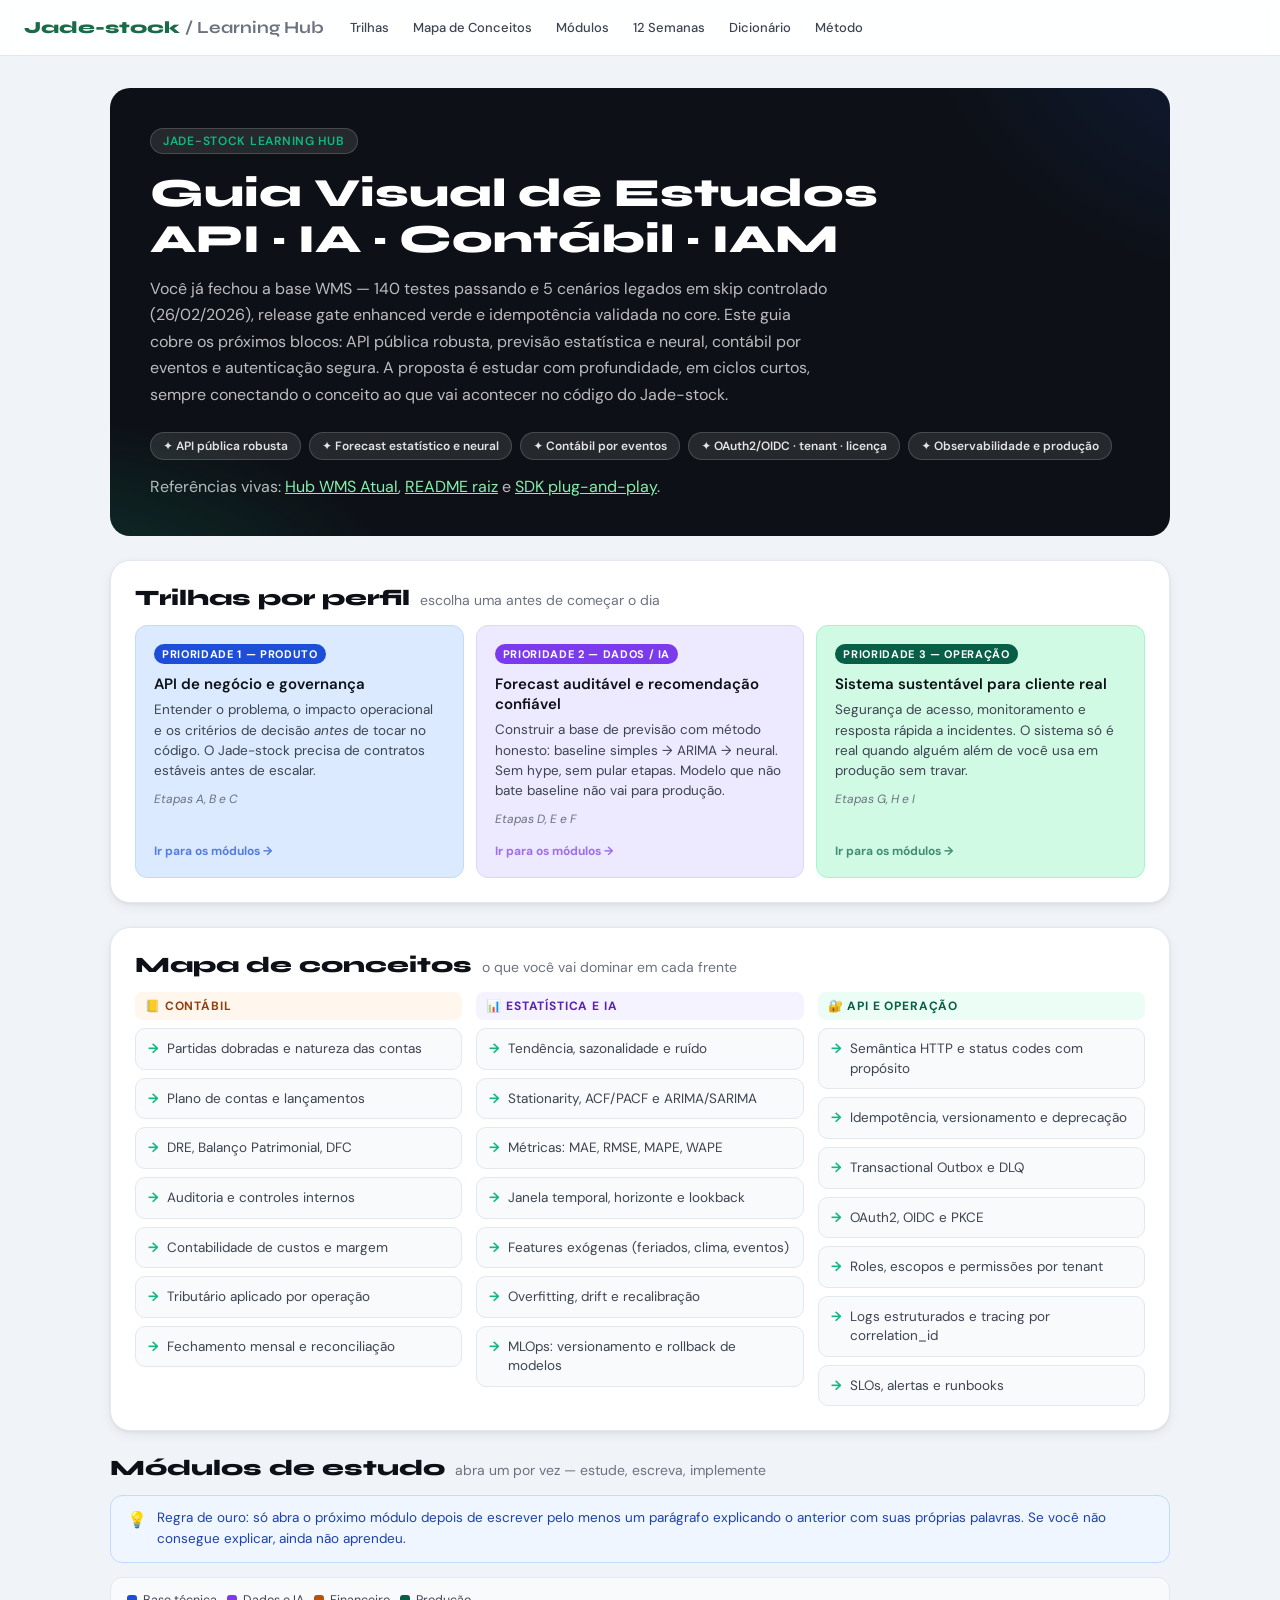
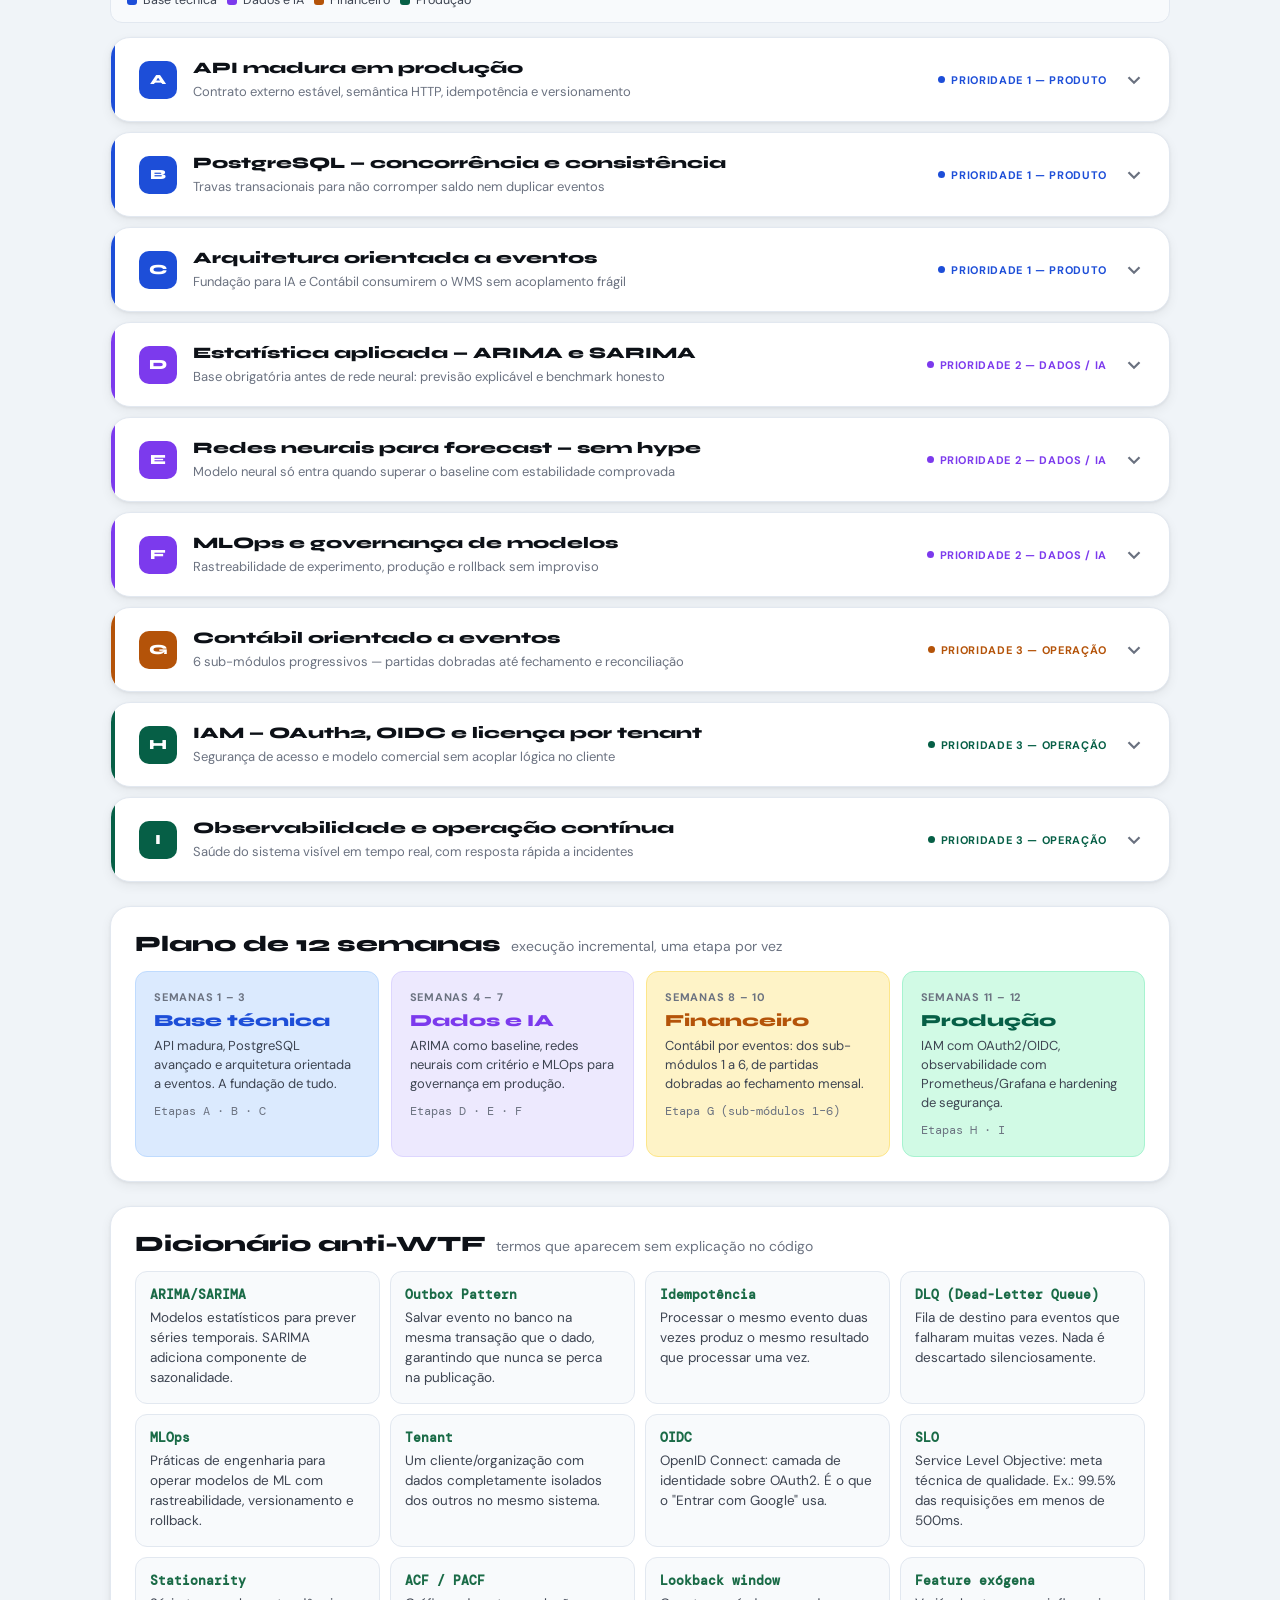
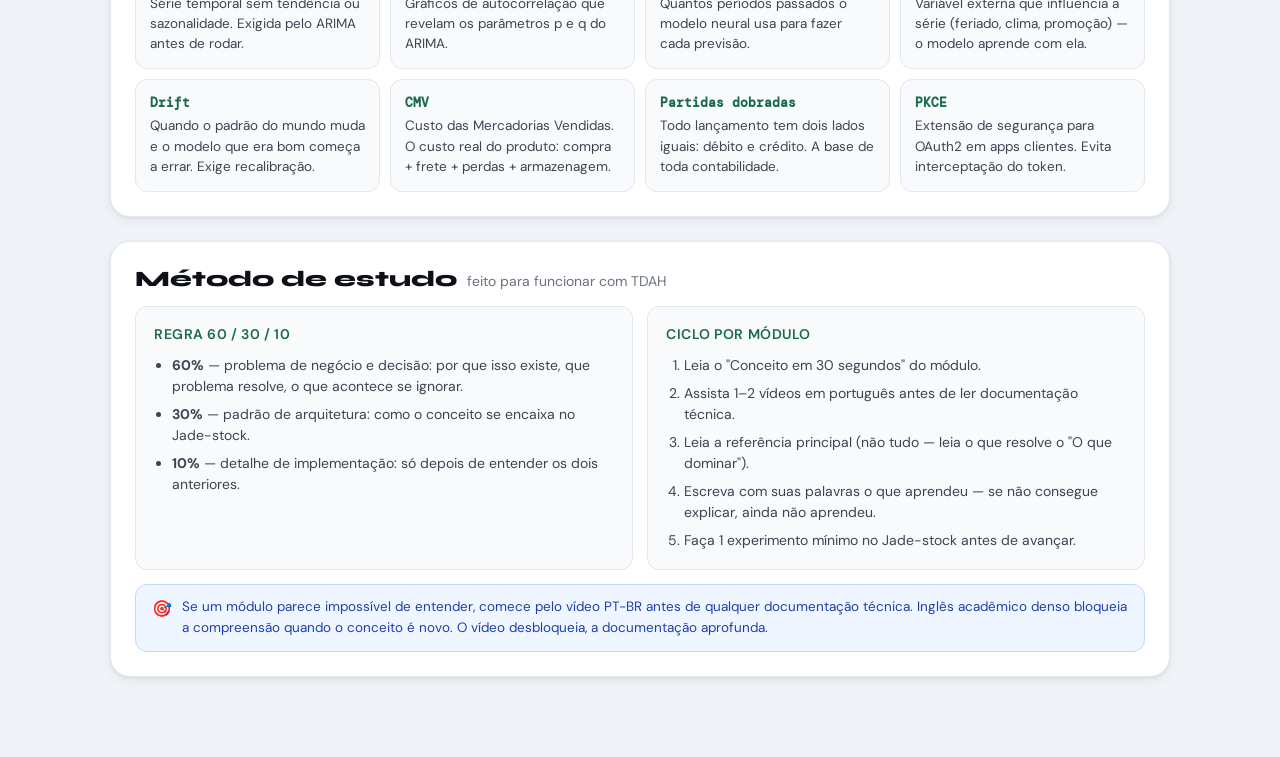
<file: Estudos/guia_estudos_modulos_api_ia_contabil.html>
<!doctype html>
<html lang="pt-BR">
<head>
  <meta charset="UTF-8" />
  <meta name="viewport" content="width=device-width, initial-scale=1.0" />
  <title>Jade-stock Learning Hub</title>
  <link rel="preconnect" href="https://fonts.googleapis.com">
  <link href="https://fonts.googleapis.com/css2?family=Syne:wght@700;800&family=DM+Sans:ital,wght@0,400;0,500;0,600;1,400&family=DM+Mono:wght@400;500&display=swap" rel="stylesheet">
  <style>
    :root {
      --jade:      #1a6b47;
      --jade-lt:   #d1fae5;
      --jade-mid:  #10b981;
      --ink:       #0d1117;
      --ink-2:     #3d4451;
      --ink-3:     #6b7280;
      --surface:   #ffffff;
      --surface-2: #f8fafc;
      --surface-3: #f1f5f9;
      --border:    #e2e8f0;
      --border-2:  #cbd5e1;

      /* Trilha colours */
      --base:    #1d4ed8;   --base-lt:    #dbeafe;
      --dados:   #7c3aed;   --dados-lt:   #ede9fe;
      --fin:     #b45309;   --fin-lt:     #fef3c7;
      --prod:    #065f46;   --prod-lt:    #d1fae5;

      --r: 12px;
      --r-lg: 20px;
      --shadow: 0 1px 3px rgba(0,0,0,.06), 0 4px 12px rgba(0,0,0,.06);
      --shadow-lg: 0 8px 32px rgba(0,0,0,.10);
    }

    *, *::before, *::after { box-sizing: border-box; margin: 0; padding: 0; }

    body {
      font-family: "DM Sans", system-ui, sans-serif;
      background: #f0f4f8;
      color: var(--ink);
      min-height: 100vh;
    }

    /* ── TOP BAR ─────────────────────────────────── */
    .topbar {
      position: sticky;
      top: 0;
      z-index: 100;
      background: rgba(255,255,255,.92);
      backdrop-filter: blur(12px);
      border-bottom: 1px solid var(--border);
      padding: 0 24px;
      height: 56px;
      display: flex;
      align-items: center;
      gap: 16px;
    }
    .topbar-logo {
      font-family: "Syne", sans-serif;
      font-weight: 800;
      font-size: 17px;
      color: var(--jade);
      white-space: nowrap;
    }
    .topbar-logo span { color: var(--ink-3); font-weight: 700; }
    .topbar-nav {
      display: flex;
      gap: 4px;
      overflow-x: auto;
      scrollbar-width: none;
      -ms-overflow-style: none;
      flex: 1;
    }
    .topbar-nav::-webkit-scrollbar { display: none; }
    .topbar-nav a {
      text-decoration: none;
      color: var(--ink-2);
      font-size: 13px;
      font-weight: 500;
      padding: 6px 10px;
      border-radius: 8px;
      white-space: nowrap;
      transition: background .15s, color .15s;
    }
    .topbar-nav a:hover { background: var(--surface-3); color: var(--ink); }

    /* ── LAYOUT ──────────────────────────────────── */
    .layout {
      max-width: 1100px;
      margin: 0 auto;
      padding: 32px 20px 80px;
      display: flex;
      flex-direction: column;
      gap: 24px;
    }

    /* ── HERO ────────────────────────────────────── */
    .hero {
      background: var(--ink);
      border-radius: var(--r-lg);
      padding: 40px 40px 36px;
      color: #fff;
      position: relative;
      overflow: hidden;
    }
    .hero::before {
      content: "";
      position: absolute;
      inset: 0;
      background:
        radial-gradient(ellipse 600px 300px at -10% 120%, rgba(16,185,129,.25) 0%, transparent 70%),
        radial-gradient(ellipse 500px 400px at 110% -20%, rgba(29,78,216,.20) 0%, transparent 70%);
      pointer-events: none;
    }
    .hero-eyebrow {
      display: inline-flex;
      align-items: center;
      gap: 6px;
      background: rgba(255,255,255,.10);
      border: 1px solid rgba(255,255,255,.16);
      border-radius: 999px;
      padding: 4px 12px;
      font-size: 12px;
      font-weight: 600;
      letter-spacing: .06em;
      text-transform: uppercase;
      color: var(--jade-mid);
      margin-bottom: 16px;
    }
    .hero h1 {
      font-family: "Syne", sans-serif;
      font-size: clamp(26px, 4vw, 40px);
      font-weight: 800;
      line-height: 1.15;
      margin-bottom: 14px;
    }
    .hero-sub {
      font-size: 16px;
      line-height: 1.65;
      color: rgba(255,255,255,.72);
      max-width: 680px;
      margin-bottom: 24px;
    }
    .chips {
      display: flex;
      gap: 8px;
      flex-wrap: wrap;
    }
    .chip {
      background: rgba(255,255,255,.10);
      border: 1px solid rgba(255,255,255,.16);
      border-radius: 999px;
      padding: 5px 12px;
      font-size: 12px;
      font-weight: 600;
      color: rgba(255,255,255,.88);
    }

    /* ── SECTION HEADER ──────────────────────────── */
    .section-header {
      display: flex;
      align-items: baseline;
      gap: 10px;
      margin-bottom: 14px;
    }
    .section-header h2 {
      font-family: "Syne", sans-serif;
      font-size: 22px;
      font-weight: 800;
    }
    .section-header .sub {
      font-size: 14px;
      color: var(--ink-3);
    }

    /* ── CARD ────────────────────────────────────── */
    .card {
      background: var(--surface);
      border: 1px solid var(--border);
      border-radius: var(--r-lg);
      padding: 24px;
      box-shadow: var(--shadow);
    }

    /* ── TRILHAS ─────────────────────────────────── */
    .trilha-grid {
      display: grid;
      grid-template-columns: repeat(auto-fit, minmax(240px, 1fr));
      gap: 12px;
    }
    .trilha {
      border-radius: var(--r);
      padding: 18px;
      display: flex;
      flex-direction: column;
      gap: 6px;
      text-decoration: none;
      color: inherit;
      transition: transform .18s, box-shadow .18s;
      cursor: pointer;
    }
    .trilha:hover { transform: translateY(-4px); box-shadow: var(--shadow-lg); }
    .trilha.t1 { background: var(--base-lt); border: 1px solid #bfdbfe; }
    .trilha.t2 { background: var(--dados-lt); border: 1px solid #ddd6fe; }
    .trilha.t3 { background: var(--prod-lt); border: 1px solid #a7f3d0; }
    .trilha-arrow {
      margin-top: auto;
      padding-top: 10px;
      font-size: 12px;
      font-weight: 700;
      display: flex;
      align-items: center;
      gap: 4px;
      opacity: .7;
      transition: opacity .15s;
    }
    .trilha:hover .trilha-arrow { opacity: 1; }
    .t1 .trilha-arrow { color: var(--base); }
    .t2 .trilha-arrow { color: var(--dados); }
    .t3 .trilha-arrow { color: var(--prod); }
    .trilha-badge {
      display: inline-block;
      font-size: 11px;
      font-weight: 700;
      text-transform: uppercase;
      letter-spacing: .06em;
      padding: 3px 8px;
      border-radius: 999px;
      margin-bottom: 4px;
      width: fit-content;
    }
    .t1 .trilha-badge { background: var(--base); color: #fff; }
    .t2 .trilha-badge { background: var(--dados); color: #fff; }
    .t3 .trilha-badge { background: var(--prod); color: #fff; }
    .trilha strong { font-size: 15px; font-weight: 600; }
    .trilha p { font-size: 13.5px; line-height: 1.5; color: var(--ink-2); }
    .trilha .focus { font-size: 12px; color: var(--ink-3); font-style: italic; margin-top: 4px; }

    /* ── MAPA DE CONCEITOS ───────────────────────── */
    .mapa-grid {
      display: grid;
      grid-template-columns: repeat(auto-fit, minmax(280px, 1fr));
      gap: 14px;
    }
    .mapa-col { display: flex; flex-direction: column; gap: 8px; }
    .mapa-col-title {
      font-size: 12px;
      font-weight: 700;
      text-transform: uppercase;
      letter-spacing: .07em;
      padding: 6px 10px;
      border-radius: 8px;
      display: flex;
      align-items: center;
      gap: 6px;
    }
    .mapa-col-title.c { background: #fff7ed; color: #92400e; }
    .mapa-col-title.e { background: #f5f3ff; color: #5b21b6; }
    .mapa-col-title.i { background: #ecfdf5; color: #065f46; }
    .mapa-item {
      background: var(--surface-2);
      border: 1px solid var(--border);
      border-radius: 10px;
      padding: 10px 12px;
      font-size: 13.5px;
      color: var(--ink-2);
      line-height: 1.45;
      display: flex;
      flex-direction: column;
      gap: 0;
      cursor: pointer;
      transition: background .15s, border-color .15s, box-shadow .15s;
      position: relative;
    }
    .mapa-item:hover { background: #fff; border-color: var(--border-2); box-shadow: 0 2px 8px rgba(0,0,0,.08); }
    .mapa-item-label {
      display: flex;
      align-items: flex-start;
      gap: 8px;
    }
    .mapa-item-label::before {
      content: "→";
      color: var(--jade-mid);
      font-weight: 700;
      flex-shrink: 0;
      transition: transform .15s;
    }
    .mapa-item.open .mapa-item-label::before { content: "↓"; }
    .mapa-desc {
      display: none;
      font-size: 13px;
      color: var(--ink-3);
      line-height: 1.6;
      margin-top: 8px;
      padding-top: 8px;
      border-top: 1px solid var(--border);
    }
    .mapa-item.open .mapa-desc { display: block; }

    /* ── PLANO 12 SEMANAS ────────────────────────── */
    .plano-grid {
      display: grid;
      grid-template-columns: repeat(auto-fit, minmax(200px, 1fr));
      gap: 12px;
    }
    .plano-card {
      border-radius: var(--r);
      padding: 18px;
      display: flex;
      flex-direction: column;
      gap: 6px;
    }
    .plano-card.p1 { background: var(--base-lt); border: 1px solid #bfdbfe; }
    .plano-card.p2 { background: var(--dados-lt); border: 1px solid #ddd6fe; }
    .plano-card.p3 { background: var(--fin-lt); border: 1px solid #fde68a; }
    .plano-card.p4 { background: var(--prod-lt); border: 1px solid #a7f3d0; }
    .plano-card .semanas {
      font-size: 11px;
      font-weight: 700;
      text-transform: uppercase;
      letter-spacing: .07em;
      color: var(--ink-3);
    }
    .plano-card strong {
      font-family: "Syne", sans-serif;
      font-size: 17px;
      font-weight: 800;
    }
    .p1 strong { color: var(--base); }
    .p2 strong { color: var(--dados); }
    .p3 strong { color: var(--fin); }
    .p4 strong { color: var(--prod); }
    .plano-card p { font-size: 13px; color: var(--ink-2); line-height: 1.45; }
    .plano-card .etapas-ref {
      font-size: 11.5px;
      color: var(--ink-3);
      margin-top: 4px;
      font-family: "DM Mono", monospace;
    }

    /* ── DICIONÁRIO ──────────────────────────────── */
    .dict-grid {
      display: grid;
      grid-template-columns: repeat(auto-fill, minmax(220px, 1fr));
      gap: 10px;
    }
    .dict-item {
      background: var(--surface-2);
      border: 1px solid var(--border);
      border-radius: var(--r);
      padding: 14px;
    }
    .dict-item strong {
      display: block;
      font-family: "DM Mono", monospace;
      font-size: 13px;
      color: var(--jade);
      margin-bottom: 5px;
    }
    .dict-item p { font-size: 13.5px; color: var(--ink-2); line-height: 1.5; }

    /* ── MÉTODO ──────────────────────────────────── */
    .metodo-grid {
      display: grid;
      grid-template-columns: 1fr 1fr;
      gap: 14px;
    }
    .metodo-box {
      background: var(--surface-2);
      border: 1px solid var(--border);
      border-radius: var(--r);
      padding: 18px;
    }
    .metodo-box h4 {
      font-size: 14px;
      font-weight: 600;
      color: var(--jade);
      margin-bottom: 12px;
      text-transform: uppercase;
      letter-spacing: .04em;
    }
    .metodo-box ul, .metodo-box ol {
      padding-left: 18px;
      display: flex;
      flex-direction: column;
      gap: 7px;
    }
    .metodo-box li { font-size: 14px; color: var(--ink-2); line-height: 1.5; }

    /* ── MODULE ACCORDION ────────────────────────── */
    .modules-list { display: flex; flex-direction: column; gap: 10px; }

    details.module {
      background: var(--surface);
      border: 1px solid var(--border);
      border-radius: var(--r-lg);
      overflow: hidden;
      box-shadow: var(--shadow);
      transition: box-shadow .2s;
    }
    details.module[open] {
      box-shadow: var(--shadow-lg);
      border-color: var(--border-2);
    }

    details.module summary {
      list-style: none;
      cursor: pointer;
      padding: 20px 24px;
      display: flex;
      align-items: center;
      gap: 16px;
      user-select: none;
      transition: background .15s;
    }
    details.module[id="etapa-a"] summary,
    details.module[id="etapa-b"] summary,
    details.module[id="etapa-c"] summary,
    details.module:has(.num-base) summary { border-left: 4px solid var(--base); }
    details.module:has(.num-dados) summary { border-left: 4px solid var(--dados); }
    details.module:has(.num-fin) summary  { border-left: 4px solid var(--fin); }
    details.module:has(.num-prod) summary { border-left: 4px solid var(--prod); }
    details.module summary:hover { background: var(--surface-2); }
    details.module summary::-webkit-details-marker { display: none; }

    .module-num {
      width: 38px;
      height: 38px;
      border-radius: 10px;
      display: flex;
      align-items: center;
      justify-content: center;
      font-family: "Syne", sans-serif;
      font-weight: 800;
      font-size: 14px;
      flex-shrink: 0;
      color: #fff;
    }
    .num-base  { background: var(--base); }
    .num-dados { background: var(--dados); }
    .num-fin   { background: var(--fin); }
    .num-prod  { background: var(--prod); }

    .module-summary-text { flex: 1; }
    .module-summary-text h3 {
      font-family: "Syne", sans-serif;
      font-size: 16px;
      font-weight: 800;
      margin-bottom: 3px;
    }
    .module-summary-text .meta {
      font-size: 13px;
      color: var(--ink-3);
    }

    .module-chevron {
      width: 22px;
      height: 22px;
      color: var(--ink-3);
      transition: transform .25s;
      flex-shrink: 0;
    }
    details[open] .module-chevron { transform: rotate(180deg); }

    .module-tag {
      font-size: 11px;
      font-weight: 700;
      text-transform: uppercase;
      letter-spacing: .06em;
      padding: 3px 8px;
      border-radius: 999px;
      flex-shrink: 0;
    }
    .tag-base  { background: var(--base-lt);  color: var(--base); }
    .tag-dados { background: var(--dados-lt); color: var(--dados); }
    .tag-fin   { background: var(--fin-lt);   color: var(--fin); }
    .tag-prod  { background: var(--prod-lt);  color: var(--prod); }

    /* ── PRIORITY STRIP ──────────────────────────── */
    .priority-strip {
      display: flex;
      align-items: center;
      gap: 6px;
      font-size: 11px;
      font-weight: 700;
      text-transform: uppercase;
      letter-spacing: .06em;
      color: var(--ink-3);
      white-space: nowrap;
      flex-shrink: 0;
    }
    .priority-dot {
      width: 7px;
      height: 7px;
      border-radius: 50%;
      flex-shrink: 0;
    }
    .p-base  .priority-dot { background: var(--base); }
    .p-dados .priority-dot { background: var(--dados); }
    .p-fin   .priority-dot { background: var(--fin); }
    .p-prod  .priority-dot { background: var(--prod); }
    .p-base  { color: var(--base); }
    .p-dados { color: var(--dados); }
    .p-fin   { color: var(--fin); }
    .p-prod  { color: var(--prod); }

    /* ── MODULE BODY ─────────────────────────────── */
    .module-body {
      padding: 0 24px 24px;
      display: flex;
      flex-direction: column;
      gap: 20px;
      border-top: 1px solid var(--border);
    }

    /* ── 30-SEC CALLOUT ──────────────────────────── */
    .callout-30 {
      margin-top: 20px;
      background: linear-gradient(135deg, #f0fdf4, #ecfdf5);
      border: 1px solid #a7f3d0;
      border-left: 4px solid var(--jade-mid);
      border-radius: var(--r);
      padding: 16px 18px;
    }
    .callout-30 .label {
      font-size: 11px;
      font-weight: 700;
      text-transform: uppercase;
      letter-spacing: .07em;
      color: var(--jade);
      margin-bottom: 6px;
    }
    .callout-30 p {
      font-size: 14px;
      color: var(--ink-2);
      line-height: 1.65;
    }

    /* ── SPLIT (dominar / aplicação) ─────────────── */
    .split {
      display: grid;
      grid-template-columns: 1fr 1fr;
      gap: 12px;
    }
    .box {
      background: var(--surface-2);
      border: 1px solid var(--border);
      border-radius: var(--r);
      padding: 16px;
    }
    .box h4 {
      font-size: 12px;
      font-weight: 700;
      text-transform: uppercase;
      letter-spacing: .07em;
      color: var(--ink-3);
      margin-bottom: 12px;
    }
    .box ul, .box ol {
      padding-left: 18px;
      display: flex;
      flex-direction: column;
      gap: 7px;
    }
    .box li {
      font-size: 14px;
      color: var(--ink-2);
      line-height: 1.55;
    }
    .box li code {
      font-family: "DM Mono", monospace;
      font-size: 12.5px;
      background: rgba(0,0,0,.06);
      border-radius: 4px;
      padding: 1px 5px;
    }

    /* ── REFS GRID ───────────────────────────────── */
    .refs-title {
      font-size: 12px;
      font-weight: 700;
      text-transform: uppercase;
      letter-spacing: .07em;
      color: var(--ink-3);
      margin-bottom: 10px;
    }
    .refs {
      display: grid;
      grid-template-columns: repeat(auto-fill, minmax(230px, 1fr));
      gap: 10px;
    }
    .ref {
      border: 1px solid var(--border);
      border-radius: var(--r);
      overflow: hidden;
      background: var(--surface);
      display: flex;
      flex-direction: column;
      transition: box-shadow .15s, transform .15s;
    }
    .ref:hover {
      box-shadow: 0 4px 16px rgba(0,0,0,.10);
      transform: translateY(-2px);
    }
    .thumb {
      min-height: 80px;
      padding: 12px 14px;
      display: flex;
      flex-direction: column;
      justify-content: flex-end;
      gap: 3px;
      font-weight: 800;
      font-size: 14px;
      color: #fff;
    }
    .thumb .sub {
      font-size: 11px;
      font-weight: 600;
      opacity: .85;
    }
    .thumb.docs  { background: linear-gradient(135deg, #16a34a, #14532d); }
    .thumb.video { background: linear-gradient(135deg, #ef4444, #7f1d1d); }
    .thumb.data  { background: linear-gradient(135deg, #7c3aed, #3b0764); }
    .thumb.api   { background: linear-gradient(135deg, #0284c7, #0c4a6e); }
    .thumb.fin   { background: linear-gradient(135deg, #d97706, #78350f); }
    .ref-body { padding: 12px 14px; flex: 1; display: flex; flex-direction: column; gap: 5px; }
    .ref-body strong { font-size: 13.5px; font-weight: 600; }
    .ref-body p { font-size: 13px; color: var(--ink-3); line-height: 1.5; flex: 1; }
    .ref-body a {
      font-size: 13px;
      font-weight: 700;
      color: var(--base);
      text-decoration: none;
    }
    .ref-body a:hover { text-decoration: underline; }

    /* ── SUB-MODULE (para Contábil) ──────────────── */
    .sub-modules { display: flex; flex-direction: column; gap: 8px; }
    details.sub-module {
      border: 1px solid var(--border);
      border-radius: var(--r);
      overflow: hidden;
    }
    details.sub-module summary {
      list-style: none;
      cursor: pointer;
      padding: 14px 16px;
      display: flex;
      align-items: center;
      gap: 12px;
      background: var(--surface-2);
      user-select: none;
    }
    details.sub-module summary::-webkit-details-marker { display: none; }
    .sub-num {
      width: 28px;
      height: 28px;
      background: var(--fin);
      color: #fff;
      border-radius: 8px;
      display: flex;
      align-items: center;
      justify-content: center;
      font-size: 12px;
      font-weight: 800;
      flex-shrink: 0;
    }
    .sub-module-text { flex: 1; }
    .sub-module-text strong { font-size: 14px; font-weight: 600; display: block; }
    .sub-module-text .sub-meta { font-size: 12.5px; color: var(--ink-3); }
    .sub-module-body {
      padding: 16px;
      border-top: 1px solid var(--border);
      display: flex;
      flex-direction: column;
      gap: 14px;
    }
    .sub-module-body .callout-30 { margin-top: 0; }

    /* ── ALERT BOX ───────────────────────────────── */
    .alert {
      border-radius: var(--r);
      padding: 12px 16px;
      font-size: 13.5px;
      line-height: 1.55;
      display: flex;
      gap: 10px;
      align-items: flex-start;
    }
    .alert.warn {
      background: #fffbeb;
      border: 1px solid #fde68a;
      color: #92400e;
    }
    .alert.info {
      background: #eff6ff;
      border: 1px solid #bfdbfe;
      color: #1e40af;
    }
    .alert-icon { font-size: 16px; flex-shrink: 0; }

    /* ── LEGEND ──────────────────────────────────── */
    .legend {
      display: flex;
      gap: 10px;
      flex-wrap: wrap;
      align-items: center;
      padding: 14px 16px;
      background: var(--surface-2);
      border-radius: var(--r);
      border: 1px solid var(--border);
    }
    .legend-item {
      display: flex;
      align-items: center;
      gap: 6px;
      font-size: 12.5px;
      color: var(--ink-2);
    }
    .legend-dot {
      width: 10px; height: 10px;
      border-radius: 3px;
      flex-shrink: 0;
    }

    /* ── RESPONSIVE ──────────────────────────────── */
    @media (max-width: 700px) {
      .split { grid-template-columns: 1fr; }
      .metodo-grid { grid-template-columns: 1fr; }
      .hero { padding: 28px 22px 24px; }
      .module-body { padding: 0 16px 20px; }
      details.module summary { padding: 16px; }
    }
  </style>
</head>
<body>

  <!-- TOP BAR -->
  <nav class="topbar">
    <div class="topbar-logo">Jade-stock <span>/ Learning Hub</span></div>
    <div class="topbar-nav">
      <a href="#trilhas">Trilhas</a>
      <a href="#mapa">Mapa de Conceitos</a>
      <a href="#modulos">Módulos</a>
      <a href="#plano">12 Semanas</a>
      <a href="#dicionario">Dicionário</a>
      <a href="#metodo">Método</a>
    </div>
  </nav>

  <div class="layout">

    <!-- HERO -->
    <section class="hero">
      <div class="hero-eyebrow">Jade-stock Learning Hub</div>
      <h1>Guia Visual de Estudos<br>API · IA · Contábil · IAM</h1>
      <p class="hero-sub">
        Você já fechou a base WMS — 140 testes passando e 5 cenários legados em skip controlado (26/02/2026),
        release gate enhanced verde e idempotência validada no core.
        Este guia cobre os próximos blocos: API pública robusta, previsão estatística e neural,
        contábil por eventos e autenticação segura. A proposta é estudar com profundidade,
        em ciclos curtos, sempre conectando o conceito ao que vai acontecer no código do Jade-stock.
      </p>
      <div class="chips">
        <span class="chip">✦ API pública robusta</span>
        <span class="chip">✦ Forecast estatístico e neural</span>
        <span class="chip">✦ Contábil por eventos</span>
        <span class="chip">✦ OAuth2/OIDC · tenant · licença</span>
        <span class="chip">✦ Observabilidade e produção</span>
      </div>
      <p class="hero-sub" style="margin-top:14px; margin-bottom:0;">
        Referências vivas: <a href="../WMS/docs_negocio/index.html" style="color:#86efac;">Hub WMS Atual</a>,
        <a href="../README.md" style="color:#86efac;">README raiz</a> e
        <a href="../sdk/README.md" style="color:#86efac;">SDK plug-and-play</a>.
      </p>
    </section>

    <!-- TRILHAS -->
    <section class="card" id="trilhas">
      <div class="section-header">
        <h2>Trilhas por perfil</h2>
        <span class="sub">escolha uma antes de começar o dia</span>
      </div>
      <div class="trilha-grid">
        <a class="trilha t1" href="#etapa-a">
          <span class="trilha-badge">Prioridade 1 — Produto</span>
          <strong>API de negócio e governança</strong>
          <p>Entender o problema, o impacto operacional e os critérios de decisão <em>antes</em> de tocar no código. O Jade-stock precisa de contratos estáveis antes de escalar.</p>
          <span class="focus">Etapas A, B e C</span>
          <span class="trilha-arrow">Ir para os módulos →</span>
        </a>
        <a class="trilha t2" href="#etapa-d">
          <span class="trilha-badge">Prioridade 2 — Dados / IA</span>
          <strong>Forecast auditável e recomendação confiável</strong>
          <p>Construir a base de previsão com método honesto: baseline simples → ARIMA → neural. Sem hype, sem pular etapas. Modelo que não bate baseline não vai para produção.</p>
          <span class="focus">Etapas D, E e F</span>
          <span class="trilha-arrow">Ir para os módulos →</span>
        </a>
        <a class="trilha t3" href="#etapa-g">
          <span class="trilha-badge">Prioridade 3 — Operação</span>
          <strong>Sistema sustentável para cliente real</strong>
          <p>Segurança de acesso, monitoramento e resposta rápida a incidentes. O sistema só é real quando alguém além de você usa em produção sem travar.</p>
          <span class="focus">Etapas G, H e I</span>
          <span class="trilha-arrow">Ir para os módulos →</span>
        </a>
      </div>
    </section>

    <!-- MAPA DE CONCEITOS -->
    <section class="card" id="mapa">
      <div class="section-header">
        <h2>Mapa de conceitos</h2>
        <span class="sub">o que você vai dominar em cada frente</span>
      </div>
      <div class="mapa-grid">
        <div class="mapa-col">
          <div class="mapa-col-title c">📒 Contábil</div>
          <div class="mapa-item" onclick="this.classList.toggle('open')"><div class="mapa-item-label">Partidas dobradas e natureza das contas</div><div class="mapa-desc">Todo lançamento contábil tem dois lados de igual valor: débito e crédito. A natureza da conta define qual lado aumenta o saldo — ativo aumenta com débito, passivo e receita aumentam com crédito.</div></div>
          <div class="mapa-item" onclick="this.classList.toggle('open')"><div class="mapa-item-label">Plano de contas e lançamentos</div><div class="mapa-desc">O plano de contas é a lista numerada de todas as contas que o negócio usa (ex: 1.1.1 Caixa, 2.1.1 Fornecedores). Um lançamento registra uma operação informando quais contas foram debitadas e creditadas.</div></div>
          <div class="mapa-item" onclick="this.classList.toggle('open')"><div class="mapa-item-label">DRE, Balanço Patrimonial, DFC</div><div class="mapa-desc">A DRE mostra se o negócio lucrou em um período. O Balanço mostra o que ele tem (ativos) e o que deve (passivos) em uma data. A DFC mostra quanto dinheiro entrou e saiu — diferente do lucro, que inclui vendas ainda não recebidas.</div></div>
          <div class="mapa-item" onclick="this.classList.toggle('open')"><div class="mapa-item-label">Auditoria e controles internos</div><div class="mapa-desc">Auditoria é verificar se os lançamentos são verdadeiros e corretos. Controles internos são regras que previnem erros antes que aconteçam — como exigir aprovação dupla em ajustes de estoque acima de certo valor.</div></div>
          <div class="mapa-item" onclick="this.classList.toggle('open')"><div class="mapa-item-label">Contabilidade de custos e margem</div><div class="mapa-desc">Custo de um produto inclui compra, frete, seguro e perdas — não só o preço de compra. Margem bruta é Receita menos CMV (custo das mercadorias vendidas). Margem de contribuição desconta também os custos variáveis.</div></div>
          <div class="mapa-item" onclick="this.classList.toggle('open')"><div class="mapa-item-label">Tributário aplicado por operação</div><div class="mapa-desc">Cada operação de estoque pode gerar obrigações fiscais diferentes: entrada gera crédito de ICMS, saída gera débito de ICMS + PIS/COFINS. O regime tributário da empresa (Simples, Lucro Presumido, Real) muda os cálculos.</div></div>
          <div class="mapa-item" onclick="this.classList.toggle('open')"><div class="mapa-item-label">Fechamento mensal e reconciliação</div><div class="mapa-desc">Fechamento é "encerrar os livros" do mês: verificar que todos os lançamentos estão corretos e gerar as demonstrações. Reconciliação é cruzar o saldo do sistema com o físico e explicar qualquer diferença encontrada.</div></div>
        </div>
        <div class="mapa-col">
          <div class="mapa-col-title e">📊 Estatística e IA</div>
          <div class="mapa-item" onclick="this.classList.toggle('open')"><div class="mapa-item-label">Tendência, sazonalidade e ruído</div><div class="mapa-desc">Tendência é a direção geral da série (subindo, descendo). Sazonalidade é um padrão que se repete em ciclos fixos (mais vendas em dezembro). Ruído é variação aleatória sem padrão — nenhum modelo consegue prever perfeitamente.</div></div>
          <div class="mapa-item" onclick="this.classList.toggle('open')"><div class="mapa-item-label">Stationarity, ACF/PACF e ARIMA/SARIMA</div><div class="mapa-desc">Série estacionária é aquela sem tendência ou sazonalidade — exigida pelo ARIMA. ACF e PACF são gráficos que revelam os parâmetros p e q do modelo. SARIMA adiciona componente sazonal ao ARIMA.</div></div>
          <div class="mapa-item" onclick="this.classList.toggle('open')"><div class="mapa-item-label">Métricas: MAE, RMSE, MAPE, WAPE</div><div class="mapa-desc">MAE é o erro médio absoluto. RMSE penaliza erros grandes. MAPE é o erro em percentual — fácil de explicar ao cliente. WAPE é o MAPE ponderado por volume, mais justo quando SKUs têm volumes muito diferentes.</div></div>
          <div class="mapa-item" onclick="this.classList.toggle('open')"><div class="mapa-item-label">Janela temporal, horizonte e lookback</div><div class="mapa-desc">Lookback (janela temporal) é quantos períodos passados o modelo usa para prever. Horizonte é quantos períodos à frente ele prevê. Uma janela de 12 meses e horizonte de 4 semanas são escolhas típicas para reposição de estoque.</div></div>
          <div class="mapa-item" onclick="this.classList.toggle('open')"><div class="mapa-item-label">Features exógenas (feriados, clima, eventos)</div><div class="mapa-desc">Variáveis externas que influenciam a demanda e não estão na própria série histórica. O modelo aprende que vendas caem na semana do carnaval ou sobem em Black Friday. Sem elas, o modelo acha que são variações aleatórias.</div></div>
          <div class="mapa-item" onclick="this.classList.toggle('open')"><div class="mapa-item-label">Overfitting, drift e recalibração</div><div class="mapa-desc">Overfitting: modelo que decorou o treino mas erra no mundo real. Drift: o padrão do mundo muda e o modelo envelhece. Recalibração: retreinar o modelo periodicamente com dados recentes para manter a precisão.</div></div>
          <div class="mapa-item" onclick="this.classList.toggle('open')"><div class="mapa-item-label">MLOps: versionamento e rollback de modelos</div><div class="mapa-desc">MLOps é o Git para modelos de ML: rastreia qual versão rodou em produção, com quais dados foi treinada e quais métricas tinha. Rollback é voltar para a versão anterior quando o modelo atual começa a errar mais.</div></div>
        </div>
        <div class="mapa-col">
          <div class="mapa-col-title i">🔐 API e Operação</div>
          <div class="mapa-item" onclick="this.classList.toggle('open')"><div class="mapa-item-label">Semântica HTTP e status codes com propósito</div><div class="mapa-desc">200 OK, 201 Created, 400 Bad Request, 409 Conflict, 422 Unprocessable, 503 Unavailable — cada código tem um significado específico. Usar o código errado confunde o cliente da API e dificulta o diagnóstico de erros.</div></div>
          <div class="mapa-item" onclick="this.classList.toggle('open')"><div class="mapa-item-label">Idempotência, versionamento e deprecação</div><div class="mapa-desc">Idempotência: chamar o mesmo endpoint duas vezes produz o mesmo resultado que chamar uma vez. Versionamento: /v1/ e /v2/ coexistem durante a transição. Deprecação: avisar com antecedência antes de remover um endpoint.</div></div>
          <div class="mapa-item" onclick="this.classList.toggle('open')"><div class="mapa-item-label">Transactional Outbox e DLQ</div><div class="mapa-desc">Outbox: salvar o evento no banco junto com o dado na mesma transação — garantindo que nunca se perca na publicação. DLQ (Dead-Letter Queue): fila de destino para eventos que falharam muitas vezes, sem descarte silencioso.</div></div>
          <div class="mapa-item" onclick="this.classList.toggle('open')"><div class="mapa-item-label">OAuth2, OIDC e PKCE</div><div class="mapa-desc">OAuth2 é o protocolo de autorização ("o que você pode fazer"). OIDC adiciona identidade ("quem você é") — é o que o botão "Entrar com Google" usa. PKCE é uma extensão de segurança obrigatória para apps mobile e desktop.</div></div>
          <div class="mapa-item" onclick="this.classList.toggle('open')"><div class="mapa-item-label">Roles, escopos e permissões por tenant</div><div class="mapa-desc">Role é um perfil de acesso (operador, gerente, contador). Scope é uma permissão específica (wms:write, contabil:read). Tenant é o isolamento de dados por cliente — o operador da Empresa A nunca vê dados da Empresa B.</div></div>
          <div class="mapa-item" onclick="this.classList.toggle('open')"><div class="mapa-item-label">Logs estruturados e tracing por correlation_id</div><div class="mapa-desc">Log estruturado é JSON com campos fixos (level, timestamp, correlation_id, tenant_id) — não texto livre. Tracing com correlation_id permite rastrear uma operação que passou por WMS → Event Store → Contábil em segundos.</div></div>
          <div class="mapa-item" onclick="this.classList.toggle('open')"><div class="mapa-item-label">SLOs, alertas e runbooks</div><div class="mapa-desc">SLO (Service Level Objective) é a meta de qualidade: "99.5% das requisições em menos de 500ms". Alerta acionável diz o que fazer, não só que algo está errado. Runbook é o passo a passo de como resolver cada tipo de incidente.</div></div>
        </div>
      </div>
    </section>

    <!-- MÓDULOS -->
    <section id="modulos">
      <div class="section-header">
        <h2>Módulos de estudo</h2>
        <span class="sub">abra um por vez — estude, escreva, implemente</span>
      </div>
      <div class="alert info" style="margin-bottom:14px;">
        <span class="alert-icon">💡</span>
        <span>Regra de ouro: só abra o próximo módulo depois de escrever pelo menos um parágrafo explicando o anterior com suas próprias palavras. Se você não consegue explicar, ainda não aprendeu.</span>
      </div>
      <div class="legend" style="margin-bottom:14px;">
        <span class="legend-item"><span class="legend-dot" style="background:var(--base)"></span>Base técnica</span>
        <span class="legend-item"><span class="legend-dot" style="background:var(--dados)"></span>Dados e IA</span>
        <span class="legend-item"><span class="legend-dot" style="background:var(--fin)"></span>Financeiro</span>
        <span class="legend-item"><span class="legend-dot" style="background:var(--prod)"></span>Produção</span>
      </div>
      <div class="modules-list">

        <!-- ETAPA A -->
        <details class="module" id="etapa-a">
          <summary>
            <div class="module-num num-base">A</div>
            <div class="module-summary-text">
              <h3>API madura em produção</h3>
              <span class="meta">Contrato externo estável, semântica HTTP, idempotência e versionamento</span>
            </div>
            <div class="priority-strip p-base"><span class="priority-dot"></span>Prioridade 1 — Produto</div>
            <svg class="module-chevron" viewBox="0 0 24 24" fill="none" stroke="currentColor" stroke-width="2.5"><polyline points="6 9 12 15 18 9"/></svg>
          </summary>
          <div class="module-body">
            <div class="callout-30">
              <div class="label">🧠 Por que isso importa para o Jade-stock</div>
              <p>O WMS já tem API interna. Mas uma API pública — consumida pelo SDK, por parceiros e pelo cliente rico — precisa de regras mais rígidas: status codes que fazem sentido, erros com <code>correlation_id</code> para rastrear, versão explícita para não quebrar clientes antigos. Sem isso, cada mudança no backend vira uma dor de cabeça no front-end.</p>
            </div>
            <div class="split">
              <section class="box">
                <h4>O que dominar</h4>
                <ul>
                  <li>Semântica HTTP completa: quando usar 200, 201, 400, 409, 422, 503 — e por quê cada um existe.</li>
                  <li>Padrão de erro com <code>error_code</code>, <code>message</code> e <code>correlation_id</code> em todos os endpoints.</li>
                  <li>Idempotência via chave no header (<code>Idempotency-Key</code>) para operações críticas como pagamentos e lançamentos.</li>
                  <li>Versionamento de API: path (<code>/v1/</code>) vs header. Como deprecar uma versão sem quebrar clientes.</li>
                  <li>Paginação com cursor vs offset — e quando usar cada um.</li>
                </ul>
              </section>
              <section class="box">
                <h4>Aplicação no Jade-stock</h4>
                <ul>
                  <li>Padrão único de erro/retorno em todos endpoints v1 — hoje cada endpoint retorna diferente.</li>
                  <li>SDK alinhado ao OpenAPI publicado: front-end nunca constrói request na mão.</li>
                  <li>Paginação em endpoints que retornam listas de movimentações ou eventos históricos.</li>
                  <li>Contrato de integração explícito para quando um parceiro consumir a API do Jade-stock.</li>
                </ul>
              </section>
            </div>
            <div>
              <div class="refs-title">Referências e materiais</div>
              <div class="refs">
                <article class="ref">
                  <div class="thumb api">RFC 9110<div class="sub">HTTP Semantics — oficial</div></div>
                  <div class="ref-body">
                    <strong>HTTP Semantics (RFC 9110)</strong>
                    <p>O documento canônico que define o significado de cada método e status code HTTP. Não precisa ler tudo — leia a seção de status codes com calma.</p>
                    <a href="https://www.rfc-editor.org/rfc/rfc9110#section-15" target="_blank" rel="noopener">Abrir referência</a>
                  </div>
                </article>
                <article class="ref">
                  <div class="thumb api">OpenAPI 3.1<div class="sub">Contrato técnico</div></div>
                  <div class="ref-body">
                    <strong>OpenAPI Specification</strong>
                    <p>Formato padrão para descrever APIs REST. É com ele que você vai gerar documentação, validar requests e alinhar o SDK ao contrato da API.</p>
                    <a href="https://spec.openapis.org/oas/v3.1.1.html" target="_blank" rel="noopener">Abrir referência</a>
                  </div>
                </article>
                <article class="ref">
                  <div class="thumb docs">API Guidelines<div class="sub">Microsoft — boas práticas</div></div>
                  <div class="ref-body">
                    <strong>Microsoft REST API Guidelines</strong>
                    <p>Guia prático de decisões de design de API: nomeação, paginação, erros, versionamento. Muito mais acessível que a RFC.</p>
                    <a href="https://github.com/microsoft/api-guidelines" target="_blank" rel="noopener">Abrir referência</a>
                  </div>
                </article>
                <article class="ref">
                  <div class="thumb video">Vídeos PT-BR<div class="sub">FastAPI e API REST</div></div>
                  <div class="ref-body">
                    <strong>FastAPI + REST em português</strong>
                    <p>Aulas em português sobre como construir APIs REST com FastAPI, que é a stack do Jade-stock.</p>
                    <a href="https://www.youtube.com/results?search_query=fastapi+portugues+api+rest+boas+praticas" target="_blank" rel="noopener">Buscar no YouTube PT-BR</a>
                  </div>
                </article>
              </div>
            </div>
          </div>
        </details>

        <!-- ETAPA B -->
        <details class="module">
          <summary>
            <div class="module-num num-base">B</div>
            <div class="module-summary-text">
              <h3>PostgreSQL — concorrência e consistência</h3>
              <span class="meta">Travas transacionais para não corromper saldo nem duplicar eventos</span>
            </div>
            <div class="priority-strip p-base"><span class="priority-dot"></span>Prioridade 1 — Produto</div>
            <svg class="module-chevron" viewBox="0 0 24 24" fill="none" stroke="currentColor" stroke-width="2.5"><polyline points="6 9 12 15 18 9"/></svg>
          </summary>
          <div class="module-body">
            <div class="callout-30">
              <div class="label">🧠 Por que isso importa para o Jade-stock</div>
              <p>O WMS já tem o teste <code>test_concorrencia_transferencia_sem_corrupcao_de_saldo</code> passando — o que significa que você já lida com concorrência. Mas você precisa entender <em>por que</em> aquele código funciona: qual isolation level está sendo usado, o que acontece se dois usuários tentam dar baixa no mesmo SKU ao mesmo tempo, e como o PostgreSQL resolve isso sem que você precise implementar nada manual.</p>
            </div>
            <div class="split">
              <section class="box">
                <h4>O que dominar</h4>
                <ul>
                  <li>Isolation levels: Read Committed (padrão), Repeatable Read e Serializable — o que muda em cada um.</li>
                  <li>SELECT FOR UPDATE: como travar uma linha antes de modificar, evitando race condition de saldo.</li>
                  <li>Deadlock: o que é, como detectar no log do Postgres e como evitar pela ordem de atualização.</li>
                  <li>JSONB: como armazenar payloads de eventos com schema flexível e consultar eficientemente.</li>
                  <li>Índices compostos: quando criar, qual ordem de colunas importa e como verificar se estão sendo usados.</li>
                </ul>
              </section>
              <section class="box">
                <h4>Aplicação no Jade-stock</h4>
                <ul>
                  <li>Atomicidade: saldo + movimentação + evento na mesma transação — já implementado, agora você entende o porquê.</li>
                  <li>Índice em <code>(tenant_id, occurred_at DESC)</code> na <code>event_store.events</code> para consultas rápidas.</li>
                  <li>Consultas de analytics (relatórios de IA) usando replicas de leitura para não travar o operacional.</li>
                  <li>JSONB no campo <code>payload</code> dos eventos — com índice GIN para busca dentro do JSON.</li>
                </ul>
              </section>
            </div>
            <div>
              <div class="refs-title">Referências e materiais</div>
              <div class="refs">
                <article class="ref">
                  <div class="thumb data">Isolation Levels<div class="sub">PostgreSQL — oficial</div></div>
                  <div class="ref-body">
                    <strong>Transaction Isolation</strong>
                    <p>Documentação oficial com a descrição exata do comportamento de cada nível de isolamento. Leia com calma — cada parágrafo é denso mas vale o tempo.</p>
                    <a href="https://www.postgresql.org/docs/current/transaction-iso.html" target="_blank" rel="noopener">Abrir referência</a>
                  </div>
                </article>
                <article class="ref">
                  <div class="thumb data">JSONB<div class="sub">Tipos JSON no Postgres</div></div>
                  <div class="ref-body">
                    <strong>JSON Types (JSONB)</strong>
                    <p>Como armazenar e consultar dados JSON no PostgreSQL de forma eficiente. Inclui índice GIN para busca dentro do JSON.</p>
                    <a href="https://www.postgresql.org/docs/current/datatype-json.html" target="_blank" rel="noopener">Abrir referência</a>
                  </div>
                </article>
                <article class="ref">
                  <div class="thumb data">Índices<div class="sub">Postgres — guia de índices</div></div>
                  <div class="ref-body">
                    <strong>Indexes in PostgreSQL</strong>
                    <p>Guia completo de tipos de índice, quando usar B-tree vs GIN vs BRIN, e como verificar com EXPLAIN ANALYZE.</p>
                    <a href="https://www.postgresql.org/docs/current/indexes.html" target="_blank" rel="noopener">Abrir referência</a>
                  </div>
                </article>
                <article class="ref">
                  <div class="thumb video">Vídeos PT-BR<div class="sub">Postgres avançado</div></div>
                  <div class="ref-body">
                    <strong>Transações e locks em português</strong>
                    <p>Aulas em português sobre transações, locking e performance no PostgreSQL.</p>
                    <a href="https://www.youtube.com/results?search_query=postgresql+transacoes+lock+isolation+portugues" target="_blank" rel="noopener">Buscar no YouTube PT-BR</a>
                  </div>
                </article>
              </div>
            </div>
          </div>
        </details>

        <!-- ETAPA C -->
        <details class="module">
          <summary>
            <div class="module-num num-base">C</div>
            <div class="module-summary-text">
              <h3>Arquitetura orientada a eventos</h3>
              <span class="meta">Fundação para IA e Contábil consumirem o WMS sem acoplamento frágil</span>
            </div>
            <div class="priority-strip p-base"><span class="priority-dot"></span>Prioridade 1 — Produto</div>
            <svg class="module-chevron" viewBox="0 0 24 24" fill="none" stroke="currentColor" stroke-width="2.5"><polyline points="6 9 12 15 18 9"/></svg>
          </summary>
          <div class="module-body">
            <div class="callout-30">
              <div class="label">🧠 Por que isso importa para o Jade-stock</div>
              <p>A Event Store já existe na arquitetura do Jade-stock. O que você precisa entender agora é como garantir que um evento nunca se perca entre o banco e o consumidor (Outbox Pattern), como o módulo Contábil pode ser reiniciado sem processar eventos duas vezes (Idempotent Consumer), e o que acontece quando um evento falha repetidamente (Dead-Letter Queue).</p>
            </div>
            <div class="split">
              <section class="box">
                <h4>O que dominar</h4>
                <ul>
                  <li>Transactional Outbox: por que salvar o evento no banco na mesma transação que o dado — e só depois publicar.</li>
                  <li>Idempotent Consumer: como garantir que processar o mesmo evento duas vezes não duplica o lançamento contábil.</li>
                  <li>Retry com backoff exponencial: esperar 30s, 2min, 10min antes de desistir.</li>
                  <li>Dead-Letter Queue (DLQ): onde vai o evento que falhou 5 vezes — e como reprocessar com segurança.</li>
                  <li>Versionamento de evento: como adicionar campos ao payload sem quebrar consumidores antigos.</li>
                </ul>
              </section>
              <section class="box">
                <h4>Aplicação no Jade-stock</h4>
                <ul>
                  <li>WMS publica fatos imutáveis na <code>event_store.events</code> — nunca modifica, só insere.</li>
                  <li>Contábil consome e lança sem tocar no saldo do WMS — separação total por schema.</li>
                  <li>IA consome histórico de movimentações para treinar modelos de previsão.</li>
                  <li>Evento com <code>status = 'dead_letter'</code> nunca é silenciosamente descartado — fica disponível para reprocessamento manual.</li>
                </ul>
              </section>
            </div>
            <div>
              <div class="refs-title">Referências e materiais</div>
              <div class="refs">
                <article class="ref">
                  <div class="thumb docs">Event Sourcing<div class="sub">Martin Fowler</div></div>
                  <div class="ref-body">
                    <strong>Event Sourcing — Martin Fowler</strong>
                    <p>O artigo original que define o conceito. Curto, claro e com exemplos. Leia antes de qualquer livro sobre o assunto.</p>
                    <a href="https://martinfowler.com/eaaDev/EventSourcing.html" target="_blank" rel="noopener">Abrir referência</a>
                  </div>
                </article>
                <article class="ref">
                  <div class="thumb docs">Outbox Pattern<div class="sub">microservices.io</div></div>
                  <div class="ref-body">
                    <strong>Transactional Outbox</strong>
                    <p>Explica com diagrama como salvar evento e dado na mesma transação e só publicar depois, evitando perda de evento.</p>
                    <a href="https://microservices.io/patterns/data/transactional-outbox.html" target="_blank" rel="noopener">Abrir referência</a>
                  </div>
                </article>
                <article class="ref">
                  <div class="thumb docs">Idempotent Consumer<div class="sub">microservices.io</div></div>
                  <div class="ref-body">
                    <strong>Idempotent Consumer</strong>
                    <p>Como garantir que reprocessar um evento não duplica efeitos. Fundamental para o módulo Contábil do Jade-stock.</p>
                    <a href="https://microservices.io/patterns/communication-style/idempotent-consumer.html" target="_blank" rel="noopener">Abrir referência</a>
                  </div>
                </article>
                <article class="ref">
                  <div class="thumb video">Vídeos PT-BR<div class="sub">Event-driven</div></div>
                  <div class="ref-body">
                    <strong>Arquitetura orientada a eventos em PT-BR</strong>
                    <p>Conteúdo em português sobre eventos, mensageria e padrões de resiliência.</p>
                    <a href="https://www.youtube.com/results?search_query=arquitetura+orientada+eventos+outbox+portugues" target="_blank" rel="noopener">Buscar no YouTube PT-BR</a>
                  </div>
                </article>
              </div>
            </div>
          </div>
        </details>

        <!-- ETAPA D -->
        <details class="module" id="etapa-d">
          <summary>
            <div class="module-num num-dados">D</div>
            <div class="module-summary-text">
              <h3>Estatística aplicada — ARIMA e SARIMA</h3>
              <span class="meta">Base obrigatória antes de rede neural: previsão explicável e benchmark honesto</span>
            </div>
            <div class="priority-strip p-dados"><span class="priority-dot"></span>Prioridade 2 — Dados / IA</div>
            <svg class="module-chevron" viewBox="0 0 24 24" fill="none" stroke="currentColor" stroke-width="2.5"><polyline points="6 9 12 15 18 9"/></svg>
          </summary>
          <div class="module-body">
            <div class="callout-30">
              <div class="label">🧠 Por que isso importa para o Jade-stock</div>
              <p>Antes de implementar qualquer modelo de IA para prever demanda de estoque, você precisa de um baseline honesto. O ARIMA é esse baseline: simples, explicável, auditável. Se o modelo neural não vencer o ARIMA com margem consistente, não vai para produção. Você precisa entender ARIMA para saber quando a IA está realmente ajudando — ou só adicionando complexidade.</p>
            </div>
            <div class="split">
              <section class="box">
                <h4>O que dominar</h4>
                <ul>
                  <li>Tendência (trend): série que sobe ou desce ao longo do tempo.</li>
                  <li>Sazonalidade (seasonality): padrão que se repete em ciclos (semanal, mensal, anual).</li>
                  <li>Ruído (noise): variação aleatória que não tem padrão — e que modelos simples não conseguem prever.</li>
                  <li>Stationarity: série "estável" que ARIMA exige. Como testar (Teste ADF) e como transformar (diferenciação).</li>
                  <li>ACF e PACF: gráficos que revelam os parâmetros p, d, q do ARIMA. Leia os gráficos antes de ajustar na força bruta.</li>
                  <li>Métricas de avaliação: MAE (erro médio), RMSE (penaliza erros grandes), MAPE (erro percentual), WAPE (ponderado por volume).</li>
                  <li>SARIMA: ARIMA com componente sazonal. Quando usar em vez do ARIMA simples.</li>
                </ul>
              </section>
              <section class="box">
                <h4>Aplicação no Jade-stock</h4>
                <ul>
                  <li>Baseline por SKU/endereço/período: o modelo mais simples possível para comparação futura.</li>
                  <li>Comparar baseline ingênuo (média dos últimos 4 períodos) vs ARIMA — e documentar o ganho.</li>
                  <li>Publicar <strong>recomendação</strong>, nunca execução automática: a IA sugere, o operador decide.</li>
                  <li>Versionar método e janela de treino: <code>model_version</code>, <code>train_start</code>, <code>train_end</code> em todo output.</li>
                </ul>
              </section>
            </div>
            <div class="alert warn">
              <span class="alert-icon">⚠️</span>
              <span>ARIMA assume que a série é <em>estacionária</em>. Se o estoque de um SKU está crescendo todo mês (tendência), você precisa diferenciar a série antes de rodar o modelo. Ignorar isso gera previsões completamente erradas.</span>
            </div>
            <div>
              <div class="refs-title">Referências e materiais</div>
              <div class="refs">
                <article class="ref">
                  <div class="thumb data">FPP3<div class="sub">Forecasting: Principles and Practice</div></div>
                  <div class="ref-body">
                    <strong>Forecasting: Principles and Practice (Hyndman)</strong>
                    <p>O melhor livro de forecasting disponível gratuitamente online. Claro, prático e com código R/Python. Leia os capítulos 2, 3 e 9 primeiro.</p>
                    <a href="https://otexts.com/fpp3/" target="_blank" rel="noopener">Abrir livro gratuito</a>
                  </div>
                </article>
                <article class="ref">
                  <div class="thumb data">statsmodels<div class="sub">ARIMA em Python</div></div>
                  <div class="ref-body">
                    <strong>ARIMA — statsmodels (Python)</strong>
                    <p>Documentação da implementação ARIMA em Python. Mostra parâmetros, como ajustar e como interpretar o summary do modelo.</p>
                    <a href="https://www.statsmodels.org/stable/generated/statsmodels.tsa.arima.model.ARIMA.html" target="_blank" rel="noopener">Abrir referência</a>
                  </div>
                </article>
                <article class="ref">
                  <div class="thumb data">StatsForecast<div class="sub">AutoARIMA — Nixtla</div></div>
                  <div class="ref-body">
                    <strong>Nixtla StatsForecast</strong>
                    <p>Biblioteca Python que ajusta ARIMA automaticamente por SKU em escala. Útil quando você tem centenas de itens para prever.</p>
                    <a href="https://nixtlaverse.nixtla.io/statsforecast/" target="_blank" rel="noopener">Abrir referência</a>
                  </div>
                </article>
                <article class="ref">
                  <div class="thumb video">Vídeos PT-BR<div class="sub">Séries temporais</div></div>
                  <div class="ref-body">
                    <strong>ARIMA e séries temporais em português</strong>
                    <p>Aulas em português cobrindo stationarity, ACF/PACF, ARIMA e SARIMA com exemplos práticos.</p>
                    <a href="https://www.youtube.com/results?search_query=arima+sarima+series+temporais+portugues+pratico" target="_blank" rel="noopener">Buscar no YouTube PT-BR</a>
                  </div>
                </article>
              </div>
            </div>
          </div>
        </details>

        <!-- ETAPA E -->
        <details class="module">
          <summary>
            <div class="module-num num-dados">E</div>
            <div class="module-summary-text">
              <h3>Redes neurais para forecast — sem hype</h3>
              <span class="meta">Modelo neural só entra quando superar o baseline com estabilidade comprovada</span>
            </div>
            <div class="priority-strip p-dados"><span class="priority-dot"></span>Prioridade 2 — Dados / IA</div>
            <svg class="module-chevron" viewBox="0 0 24 24" fill="none" stroke="currentColor" stroke-width="2.5"><polyline points="6 9 12 15 18 9"/></svg>
          </summary>
          <div class="module-body">
            <div class="callout-30">
              <div class="label">🧠 Por que isso importa para o Jade-stock</div>
              <p>Redes neurais para séries temporais não funcionam como imagens ou texto. Elas precisam de conceitos específicos: janela temporal (lookback), horizonte de previsão, features exógenas. Sem entender esses conceitos, você não vai saber se o modelo está aprendendo o padrão real ou memorizando os dados de treino. E não vai saber quando ele começou a errar — o que em estoque significa reposição errada, falta de produto ou excesso de capital parado.</p>
            </div>
            <div class="split">
              <section class="box">
                <h4>O que dominar</h4>
                <ul>
                  <li><strong>Janela temporal (lookback window):</strong> quantos períodos passados o modelo vê para fazer cada previsão. Ex.: usar os últimos 12 meses para prever o próximo mês.</li>
                  <li><strong>Horizonte de previsão:</strong> quantos períodos à frente o modelo prevê. Previsão de 1 semana vs 3 meses — modelos diferentes, precisões diferentes.</li>
                  <li><strong>Features exógenas:</strong> variáveis externas que influenciam a demanda — feriados, datas comemorativas, campanhas, clima. O modelo aprende com elas, não ignora.</li>
                  <li><strong>N-BEATS, N-HiTS, TFT:</strong> arquiteturas modernas para séries temporais. Entenda o que cada uma faz bem antes de escolher.</li>
                  <li><strong>Overfitting:</strong> modelo que decora o treino mas erra no mundo real. Como detectar com set de validação e teste separados.</li>
                  <li><strong>Drift:</strong> quando o padrão do mundo muda e o modelo fica desatualizado. Como monitorar e recalibrar.</li>
                  <li><strong>Previsão probabilística:</strong> em vez de um número único, o modelo retorna um intervalo de confiança. Útil para definir estoque de segurança.</li>
                </ul>
              </section>
              <section class="box">
                <h4>Aplicação no Jade-stock</h4>
                <ul>
                  <li>Comparação objetiva: neural vs ARIMA vs baseline ingênuo, documentada com métricas iguais.</li>
                  <li>Registro de <code>model_version</code>, <code>lookback_window</code>, <code>forecast_horizon</code> e métricas em todo output.</li>
                  <li>Fallback automático: se o modelo neural parar de funcionar, o ARIMA assume sem intervenção manual.</li>
                  <li>Features exógenas do Jade-stock: feriados nacionais, datas de inventário, promoções cadastradas.</li>
                  <li>Nenhum modelo escreve diretamente no saldo — apenas emite recomendação para aprovação humana.</li>
                </ul>
              </section>
            </div>
            <div class="alert warn">
              <span class="alert-icon">⚠️</span>
              <span>A janela temporal e o horizonte de previsão são as decisões mais importantes do modelo — e costumam ser as menos discutidas. Uma janela muito curta e o modelo não aprende padrões sazonais. Um horizonte muito longo e a precisão cai drasticamente. Defina ambos com base no ciclo real de reposição do negócio.</span>
            </div>
            <div>
              <div class="refs-title">Referências e materiais</div>
              <div class="refs">
                <article class="ref">
                  <div class="thumb data">NeuralForecast<div class="sub">Nixtla — N-BEATS, TFT</div></div>
                  <div class="ref-body">
                    <strong>NeuralForecast (Nixtla)</strong>
                    <p>Biblioteca Python com N-BEATS, N-HiTS, TFT e outros modelos neurais para séries temporais. Boa documentação com exemplos.</p>
                    <a href="https://nixtlaverse.nixtla.io/neuralforecast/" target="_blank" rel="noopener">Abrir referência</a>
                  </div>
                </article>
                <article class="ref">
                  <div class="thumb data">PyTorch Forecasting<div class="sub">TFT e modelos avançados</div></div>
                  <div class="ref-body">
                    <strong>PyTorch Forecasting</strong>
                    <p>Implementação do Temporal Fusion Transformer (TFT) com suporte a features exógenas e previsão probabilística.</p>
                    <a href="https://pytorch-forecasting.readthedocs.io/" target="_blank" rel="noopener">Abrir referência</a>
                  </div>
                </article>
                <article class="ref">
                  <div class="thumb data">GluonTS<div class="sub">Previsão probabilística</div></div>
                  <div class="ref-body">
                    <strong>GluonTS (AWS)</strong>
                    <p>Ecossistema de séries temporais com suporte nativo a previsão probabilística — retorna intervalos de confiança, não só um número.</p>
                    <a href="https://ts.gluon.ai/stable/" target="_blank" rel="noopener">Abrir referência</a>
                  </div>
                </article>
                <article class="ref">
                  <div class="thumb video">Vídeos PT-BR<div class="sub">Deep learning para séries</div></div>
                  <div class="ref-body">
                    <strong>Redes neurais para séries temporais em PT-BR</strong>
                    <p>Aulas em português sobre LSTM, TFT, N-BEATS e forecasting com deep learning.</p>
                    <a href="https://www.youtube.com/results?search_query=redes+neurais+series+temporais+lstm+forecast+portugues" target="_blank" rel="noopener">Buscar no YouTube PT-BR</a>
                  </div>
                </article>
              </div>
            </div>
          </div>
        </details>

        <!-- ETAPA F -->
        <details class="module">
          <summary>
            <div class="module-num num-dados">F</div>
            <div class="module-summary-text">
              <h3>MLOps e governança de modelos</h3>
              <span class="meta">Rastreabilidade de experimento, produção e rollback sem improviso</span>
            </div>
            <div class="priority-strip p-dados"><span class="priority-dot"></span>Prioridade 2 — Dados / IA</div>
            <svg class="module-chevron" viewBox="0 0 24 24" fill="none" stroke="currentColor" stroke-width="2.5"><polyline points="6 9 12 15 18 9"/></svg>
          </summary>
          <div class="module-body">
            <div class="callout-30">
              <div class="label">🧠 Por que isso importa para o Jade-stock</div>
              <p>Sem MLOps, você não sabe qual versão do modelo está em produção, com quais dados foi treinado, nem por que a precisão caiu na semana passada. MLOps é o Git para modelos: rastreia tudo, permite reverter, e define critérios claros de quando um modelo pode ir para produção — e quando deve ser removido.</p>
            </div>
            <div class="split">
              <section class="box">
                <h4>O que dominar</h4>
                <ul>
                  <li>Tracking de experimento: registrar cada treino com parâmetros, métricas e artefatos.</li>
                  <li>Versionamento de modelo e dataset: saber exatamente com quais dados cada versão foi treinada.</li>
                  <li>Critério de promoção: o que precisa ser verdade para um modelo ir de "experimento" para "produção".</li>
                  <li>Rollback: como voltar para a versão anterior quando o modelo atual começa a errar mais.</li>
                  <li>Auditoria do output: todo resultado da IA registrado com <code>correlation_id</code>, <code>model_version</code> e timestamp.</li>
                </ul>
              </section>
              <section class="box">
                <h4>Aplicação no Jade-stock</h4>
                <ul>
                  <li>Saída da IA sempre com metadados: <code>model_version</code>, <code>train_end</code>, <code>mae</code>, <code>correlation_id</code>.</li>
                  <li>Checklist de promoção: novo modelo só vai para produção se bater o anterior nas últimas 4 semanas de dados reais.</li>
                  <li>Fallback automático: se erro do modelo aumenta acima do threshold, o sistema reverte para a versão anterior.</li>
                  <li>Registro de recomendações no schema <code>ia</code> — separado dos dados de estoque, nunca misturado.</li>
                </ul>
              </section>
            </div>
            <div>
              <div class="refs-title">Referências e materiais</div>
              <div class="refs">
                <article class="ref">
                  <div class="thumb docs">MLflow<div class="sub">Tracking de experimentos</div></div>
                  <div class="ref-body">
                    <strong>MLflow Tracking</strong>
                    <p>Ferramenta open-source para rastrear experimentos de ML: parâmetros, métricas, artefatos e modelos. Integra com Python sem esforço.</p>
                    <a href="https://www.mlflow.org/docs/latest/ml/tracking" target="_blank" rel="noopener">Abrir referência</a>
                  </div>
                </article>
                <article class="ref">
                  <div class="thumb docs">DVC<div class="sub">Versionamento de dados</div></div>
                  <div class="ref-body">
                    <strong>DVC — Data Version Control</strong>
                    <p>Git para datasets e modelos. Rastreia qual versão do dado gerou qual versão do modelo — essencial para auditoria.</p>
                    <a href="https://dvc.org/doc/user-guide/what-is-dvc" target="_blank" rel="noopener">Abrir referência</a>
                  </div>
                </article>
                <article class="ref">
                  <div class="thumb video">Vídeos PT-BR<div class="sub">MLOps na prática</div></div>
                  <div class="ref-body">
                    <strong>MLOps em português</strong>
                    <p>Trilha em português cobrindo deploy de modelos, monitoramento e versionamento com MLflow e DVC.</p>
                    <a href="https://www.youtube.com/results?search_query=mlops+portugues+mlflow+deploy+modelos" target="_blank" rel="noopener">Buscar no YouTube PT-BR</a>
                  </div>
                </article>
              </div>
            </div>
          </div>
        </details>

        <!-- ETAPA G — CONTÁBIL (sub-módulos) -->
        <details class="module" id="etapa-g">
          <summary>
            <div class="module-num num-fin">G</div>
            <div class="module-summary-text">
              <h3>Contábil orientado a eventos</h3>
              <span class="meta">6 sub-módulos progressivos — partidas dobradas até fechamento e reconciliação</span>
            </div>
            <div class="priority-strip p-fin"><span class="priority-dot"></span>Prioridade 3 — Operação</div>
            <svg class="module-chevron" viewBox="0 0 24 24" fill="none" stroke="currentColor" stroke-width="2.5"><polyline points="6 9 12 15 18 9"/></svg>
          </summary>
          <div class="module-body">
            <div class="callout-30">
              <div class="label">🧠 Por que isso importa para o Jade-stock</div>
              <p>O módulo Contábil transforma eventos de estoque em lançamentos financeiros auditáveis. Sem entender contabilidade, você não sabe se o código está fazendo a coisa certa — e um erro silencioso num lançamento contábil pode comprometer o balanço do cliente. Cada sub-módulo abaixo tem um escopo específico e uma entrega concreta. Faça um de cada vez.</p>
            </div>
            <div class="alert info">
              <span class="alert-icon">📌</span>
              <span>Estes 6 sub-módulos devem ser estudados <strong>em ordem</strong>. Cada um depende do anterior. Não pule para DRE sem entender partidas dobradas.</span>
            </div>
            <div class="sub-modules">

              <details class="sub-module">
                <summary>
                  <div class="sub-num">1</div>
                  <div class="sub-module-text">
                    <strong>Partidas dobradas e plano de contas</strong>
                    <span class="sub-meta">Entrega: matriz de mapeamento evento_wms → lançamento contábil</span>
                  </div>
                  <svg class="module-chevron" style="width:18px;height:18px;color:var(--ink-3);" viewBox="0 0 24 24" fill="none" stroke="currentColor" stroke-width="2.5"><polyline points="6 9 12 15 18 9"/></svg>
                </summary>
                <div class="sub-module-body">
                  <div class="callout-30">
                    <div class="label">Conceito em 30 segundos</div>
                    <p>Todo lançamento contábil tem dois lados: <strong>débito</strong> e <strong>crédito</strong>, sempre em valor igual. Isso se chama "partidas dobradas". Ex.: quando o WMS registra uma entrada de mercadoria, o contábil debita Estoque (ativo sobe) e credita Contas a Pagar (passivo sobe). O plano de contas é a lista organizada de todas as contas que o negócio usa.</p>
                  </div>
                  <div class="split">
                    <section class="box">
                      <h4>O que dominar</h4>
                      <ul>
                        <li>Débito vs crédito: o que cada um faz em contas de ativo, passivo, receita e despesa.</li>
                        <li>Natureza das contas: ativo aumenta com débito, passivo aumenta com crédito.</li>
                        <li>Plano de contas: grupos (ativo circulante, passivo, receita operacional, custo) e subcontas.</li>
                        <li>Lançamento manual: como registrar entrada de mercadoria, venda, devolução e avaria.</li>
                      </ul>
                    </section>
                    <section class="box">
                      <h4>Entrega concreta</h4>
                      <ul>
                        <li>Tabela de mapeamento: <code>evento_wms → débito → crédito → histórico</code> para cada tipo de evento do WMS.</li>
                        <li>Ex.: <code>recebimento_conferido → D: Estoque / C: Fornecedores → "Entrada NF #X"</code>.</li>
                        <li>Plano de contas mínimo do Jade-stock com os grupos relevantes para WMS.</li>
                      </ul>
                    </section>
                  </div>
                  <div class="refs-title">Materiais</div>
                  <div class="refs">
                    <article class="ref">
                      <div class="thumb fin">Partidas Dobradas<div class="sub">Fundamento</div></div>
                      <div class="ref-body">
                        <strong>Introdução à Contabilidade — Khan Academy</strong>
                        <p>Série de vídeos curtos e claros que explicam débito, crédito e partidas dobradas do zero. Melhor ponto de partida.</p>
                        <a href="https://pt.khanacademy.org/economics-finance-domain/core-finance/accounting-and-financial-stateme" target="_blank" rel="noopener">Abrir Khan Academy PT-BR</a>
                      </div>
                    </article>
                    <article class="ref">
                      <div class="thumb video">Vídeos PT-BR<div class="sub">Partidas dobradas</div></div>
                      <div class="ref-body">
                        <strong>Partidas dobradas explicadas em português</strong>
                        <p>Aulas em português sobre débito, crédito, plano de contas e lançamentos contábeis.</p>
                        <a href="https://www.youtube.com/results?search_query=partidas+dobradas+contabilidade+explicado+portugues" target="_blank" rel="noopener">Buscar no YouTube PT-BR</a>
                      </div>
                    </article>
                  </div>
                </div>
              </details>

              <details class="sub-module">
                <summary>
                  <div class="sub-num">2</div>
                  <div class="sub-module-text">
                    <strong>Demonstrações financeiras — DRE, BP, DFC e DMPL</strong>
                    <span class="sub-meta">Entrega: estrutura dos reports financeiros automáticos do Jade-stock</span>
                  </div>
                  <svg class="module-chevron" style="width:18px;height:18px;color:var(--ink-3);" viewBox="0 0 24 24" fill="none" stroke="currentColor" stroke-width="2.5"><polyline points="6 9 12 15 18 9"/></svg>
                </summary>
                <div class="sub-module-body">
                  <div class="callout-30">
                    <div class="label">Conceito em 30 segundos</div>
                    <p>A DRE (Demonstração do Resultado) mostra se o negócio lucrou ou não em um período. O BP (Balanço Patrimonial) mostra o que o negócio tem (ativos) e o que deve (passivos) em uma data. A DFC (Demonstração do Fluxo de Caixa) mostra quanto dinheiro entrou e saiu — diferente do lucro, que inclui coisas que ainda não foram pagas. O Jade-stock pode gerar todas essas automaticamente a partir dos eventos.</p>
                  </div>
                  <div class="split">
                    <section class="box">
                      <h4>O que dominar</h4>
                      <ul>
                        <li>DRE: Receita → CMV → Lucro Bruto → Despesas Operacionais → EBITDA → Resultado Líquido.</li>
                        <li>BP: Ativo Circulante (estoque, caixa, clientes) vs Ativo Permanente vs Passivo vs Patrimônio Líquido.</li>
                        <li>DFC: método indireto (ajustes sobre lucro) vs direto (entradas e saídas de caixa).</li>
                        <li>Diferença entre regime de competência (DRE) e regime de caixa (DFC).</li>
                      </ul>
                    </section>
                    <section class="box">
                      <h4>Entrega concreta</h4>
                      <ul>
                        <li>Estrutura de query SQL que gera DRE por período a partir dos lançamentos da <code>event_store</code>.</li>
                        <li>Mapeamento de contas do Jade-stock para as linhas da DRE (Receita de Vendas, CMV, etc.).</li>
                        <li>Esboço do BP mínimo gerado a partir do saldo das contas contábeis.</li>
                      </ul>
                    </section>
                  </div>
                  <div class="refs-title">Materiais</div>
                  <div class="refs">
                    <article class="ref">
                      <div class="thumb fin">IAS 1<div class="sub">IFRS — Financial Statements</div></div>
                      <div class="ref-body">
                        <strong>IAS 1 — Apresentação das Demonstrações</strong>
                        <p>Norma internacional que define estrutura mínima do BP e DRE. Use como referência de estrutura, não como leitura primária.</p>
                        <a href="https://www.ifrs.org/issued-standards/list-of-standards/ias-1-presentation-of-financial-statements/" target="_blank" rel="noopener">Abrir referência</a>
                      </div>
                    </article>
                    <article class="ref">
                      <div class="thumb fin">IAS 7<div class="sub">Fluxo de Caixa</div></div>
                      <div class="ref-body">
                        <strong>IAS 7 — Statement of Cash Flows</strong>
                        <p>Norma para DFC. Entenda a diferença entre método direto e indireto antes de implementar o relatório.</p>
                        <a href="https://www.ifrs.org/issued-standards/list-of-standards/ias-7-statement-of-cash-flows/" target="_blank" rel="noopener">Abrir referência</a>
                      </div>
                    </article>
                    <article class="ref">
                      <div class="thumb video">Vídeos PT-BR<div class="sub">DRE, BP e DFC</div></div>
                      <div class="ref-body">
                        <strong>Demonstrações financeiras em português</strong>
                        <p>Aulas em português de DRE, Balanço Patrimonial e Fluxo de Caixa com exemplos práticos.</p>
                        <a href="https://www.youtube.com/results?search_query=dre+balanco+patrimonial+dfc+contabilidade+portugues+pratico" target="_blank" rel="noopener">Buscar no YouTube PT-BR</a>
                      </div>
                    </article>
                  </div>
                </div>
              </details>

              <details class="sub-module">
                <summary>
                  <div class="sub-num">3</div>
                  <div class="sub-module-text">
                    <strong>Auditoria contábil e controles internos</strong>
                    <span class="sub-meta">Entrega: checklist de conformidade e trilha de auditoria ponta a ponta</span>
                  </div>
                  <svg class="module-chevron" style="width:18px;height:18px;color:var(--ink-3);" viewBox="0 0 24 24" fill="none" stroke="currentColor" stroke-width="2.5"><polyline points="6 9 12 15 18 9"/></svg>
                </summary>
                <div class="sub-module-body">
                  <div class="callout-30">
                    <div class="label">Conceito em 30 segundos</div>
                    <p>Auditoria contábil é o processo de verificar se os lançamentos são verdadeiros e corretos. Controles internos são as regras e processos que previnem erros antes que aconteçam. No Jade-stock, o <code>correlation_id</code> em cada evento é um controle interno: permite rastrear qualquer lançamento até a operação de estoque que o gerou.</p>
                  </div>
                  <div class="split">
                    <section class="box">
                      <h4>O que dominar</h4>
                      <ul>
                        <li>Evidência de auditoria: o que precisa ser registrado para provar que um lançamento é correto.</li>
                        <li>Segregação de funções: quem registra não deve aprovar — como aplicar no Jade-stock.</li>
                        <li>Trilha de auditoria (audit trail): log imutável de quem fez o quê, quando e por quê.</li>
                        <li>Reconciliação: comparar saldo do sistema com saldo físico — e documentar divergências.</li>
                      </ul>
                    </section>
                    <section class="box">
                      <h4>Entrega concreta</h4>
                      <ul>
                        <li>Trilha de auditoria: todo lançamento contábil rastreável até o <code>event_id</code> do WMS via <code>correlation_id</code>.</li>
                        <li>Checklist de conformidade mínima: o que precisa estar correto antes de fechar o mês.</li>
                        <li>Relatório de divergência: lançamentos sem evento de origem identificado.</li>
                      </ul>
                    </section>
                  </div>
                  <div class="refs-title">Materiais</div>
                  <div class="refs">
                    <article class="ref">
                      <div class="thumb fin">CFC<div class="sub">Normas brasileiras</div></div>
                      <div class="ref-body">
                        <strong>CFC — Normas Brasileiras de Contabilidade</strong>
                        <p>Normas do Conselho Federal de Contabilidade para aderência ao contexto brasileiro. Use como referência, não como leitura integral.</p>
                        <a href="https://portalrestore.cfc.org.br/tecnica/normas-brasileiras-de-contabilidade/normas-completas/" target="_blank" rel="noopener">Abrir referência</a>
                      </div>
                    </article>
                    <article class="ref">
                      <div class="thumb video">Vídeos PT-BR<div class="sub">Auditoria contábil</div></div>
                      <div class="ref-body">
                        <strong>Auditoria e controles internos em português</strong>
                        <p>Fundamentos de auditoria contábil, evidências e controles internos explicados em português.</p>
                        <a href="https://www.youtube.com/results?search_query=auditoria+contabil+controles+internos+portugues" target="_blank" rel="noopener">Buscar no YouTube PT-BR</a>
                      </div>
                    </article>
                  </div>
                </div>
              </details>

              <details class="sub-module">
                <summary>
                  <div class="sub-num">4</div>
                  <div class="sub-module-text">
                    <strong>Contabilidade de custos e controladoria</strong>
                    <span class="sub-meta">Entrega: visão gerencial de margem por SKU e categoria</span>
                  </div>
                  <svg class="module-chevron" style="width:18px;height:18px;color:var(--ink-3);" viewBox="0 0 24 24" fill="none" stroke="currentColor" stroke-width="2.5"><polyline points="6 9 12 15 18 9"/></svg>
                </summary>
                <div class="sub-module-body">
                  <div class="callout-30">
                    <div class="label">Conceito em 30 segundos</div>
                    <p>Custo de um produto não é só o preço de compra — inclui frete, seguro, armazenagem, perdas e embalagem. A contabilidade de custos calcula o custo real de cada item. A controladoria usa esses dados para tomar decisões: qual SKU dá mais margem? Qual categoria está pesando no resultado? O Jade-stock tem os dados de estoque — com custos calculados, ele pode responder essas perguntas automaticamente.</p>
                  </div>
                  <div class="split">
                    <section class="box">
                      <h4>O que dominar</h4>
                      <ul>
                        <li>CMV (Custo das Mercadorias Vendidas): como calcular com PEPS, UEPS e custo médio ponderado.</li>
                        <li>Margem bruta e margem de contribuição: diferença e quando usar cada uma.</li>
                        <li>Custo ABC: classificar produtos por rentabilidade (curva ABC de margem, não de giro).</li>
                        <li>Orçamento vs realizado: comparar o planejado com o que realmente aconteceu.</li>
                      </ul>
                    </section>
                    <section class="box">
                      <h4>Entrega concreta</h4>
                      <ul>
                        <li>Cálculo de custo médio ponderado por SKU a partir das movimentações de entrada do WMS.</li>
                        <li>Dashboard de margem bruta por categoria: Receita - CMV por grupo de produtos.</li>
                        <li>Alerta automático quando a margem de um SKU cai abaixo do threshold configurado.</li>
                      </ul>
                    </section>
                  </div>
                  <div class="refs-title">Materiais</div>
                  <div class="refs">
                    <article class="ref">
                      <div class="thumb fin">IAS 2<div class="sub">Inventories — IFRS</div></div>
                      <div class="ref-body">
                        <strong>IAS 2 — Inventories</strong>
                        <p>Norma internacional para valoração de estoque. Define como calcular CMV e o que pode entrar no custo do produto.</p>
                        <a href="https://www.ifrs.org/issued-standards/list-of-standards/ias-2-inventories/" target="_blank" rel="noopener">Abrir referência</a>
                      </div>
                    </article>
                    <article class="ref">
                      <div class="thumb video">Vídeos PT-BR<div class="sub">Custos e margem</div></div>
                      <div class="ref-body">
                        <strong>Contabilidade de custos em português</strong>
                        <p>Aulas sobre CMV, custo médio, margem bruta e controladoria gerencial em português.</p>
                        <a href="https://www.youtube.com/results?search_query=contabilidade+custos+cmv+margem+bruta+portugues" target="_blank" rel="noopener">Buscar no YouTube PT-BR</a>
                      </div>
                    </article>
                  </div>
                </div>
              </details>

              <details class="sub-module">
                <summary>
                  <div class="sub-num">5</div>
                  <div class="sub-module-text">
                    <strong>Tributário aplicado por operação</strong>
                    <span class="sub-meta">Entrega: mapa de impacto tributário por tipo de evento do WMS</span>
                  </div>
                  <svg class="module-chevron" style="width:18px;height:18px;color:var(--ink-3);" viewBox="0 0 24 24" fill="none" stroke="currentColor" stroke-width="2.5"><polyline points="6 9 12 15 18 9"/></svg>
                </summary>
                <div class="sub-module-body">
                  <div class="callout-30">
                    <div class="label">Conceito em 30 segundos</div>
                    <p>Cada operação de estoque pode gerar obrigações tributárias diferentes: uma entrada de mercadoria gera crédito de ICMS; uma venda gera débito de ICMS, PIS e COFINS; uma devolução cancela parte do que foi gerado. O Jade-stock precisa saber quais eventos disparam qual tratamento tributário — mesmo que o cálculo final fique com o contador.</p>
                  </div>
                  <div class="split">
                    <section class="box">
                      <h4>O que dominar</h4>
                      <ul>
                        <li>ICMS: imposto estadual sobre circulação de mercadorias. Crédito na entrada, débito na saída.</li>
                        <li>PIS e COFINS: contribuições federais sobre receita. Regime cumulativo vs não-cumulativo.</li>
                        <li>Nota fiscal: como o evento de recebimento se conecta à NF-e e ao SPED.</li>
                        <li>Simples Nacional vs Lucro Presumido vs Lucro Real: impacto no tratamento contábil.</li>
                      </ul>
                    </section>
                    <section class="box">
                      <h4>Entrega concreta</h4>
                      <ul>
                        <li>Mapa: tipo de evento WMS → impacto tributário → campo da NF-e relacionado.</li>
                        <li>Flag por operação: <code>gera_credito_icms</code>, <code>gera_debito_pis_cofins</code> na tabela de eventos.</li>
                        <li>Documentação de quais campos do Jade-stock alimentarão o SPED Fiscal futuramente.</li>
                      </ul>
                    </section>
                  </div>
                  <div class="refs-title">Materiais</div>
                  <div class="refs">
                    <article class="ref">
                      <div class="thumb fin">CPC<div class="sub">Pronunciamentos</div></div>
                      <div class="ref-body">
                        <strong>CPC — Pronunciamentos Contábeis</strong>
                        <p>Pronunciamentos do Comitê de Pronunciamentos Contábeis para aderência às normas brasileiras.</p>
                        <a href="https://www.cpc.org.br/" target="_blank" rel="noopener">Abrir referência</a>
                      </div>
                    </article>
                    <article class="ref">
                      <div class="thumb video">Vídeos PT-BR<div class="sub">ICMS, PIS, COFINS</div></div>
                      <div class="ref-body">
                        <strong>Tributário aplicado em português</strong>
                        <p>Aulas sobre ICMS, PIS/COFINS, NF-e e regimes tributários no contexto de operações de estoque.</p>
                        <a href="https://www.youtube.com/results?search_query=icms+pis+cofins+nota+fiscal+contabilidade+portugues" target="_blank" rel="noopener">Buscar no YouTube PT-BR</a>
                      </div>
                    </article>
                  </div>
                </div>
              </details>

              <details class="sub-module">
                <summary>
                  <div class="sub-num">6</div>
                  <div class="sub-module-text">
                    <strong>Fechamento contábil e reconciliação</strong>
                    <span class="sub-meta">Entrega: rotina mensal automatizada e relatório de divergências</span>
                  </div>
                  <svg class="module-chevron" style="width:18px;height:18px;color:var(--ink-3);" viewBox="0 0 24 24" fill="none" stroke="currentColor" stroke-width="2.5"><polyline points="6 9 12 15 18 9"/></svg>
                </summary>
                <div class="sub-module-body">
                  <div class="callout-30">
                    <div class="label">Conceito em 30 segundos</div>
                    <p>Fechamento contábil é o processo mensal de "encerrar os livros": verificar que todos os lançamentos estão corretos, gerar as demonstrações do mês e apurar o resultado. Reconciliação é comparar o saldo do sistema com o saldo físico ou bancário e explicar qualquer diferença. No Jade-stock, a reconciliação operacional cruza o saldo do schema WMS com o saldo do schema Contábil — qualquer divergência vira um alerta.</p>
                  </div>
                  <div class="split">
                    <section class="box">
                      <h4>O que dominar</h4>
                      <ul>
                        <li>Encerramento de contas de resultado: zerar receitas e despesas e transferir para o patrimônio líquido.</li>
                        <li>Apuração de resultado: DRE do período calculada a partir dos lançamentos.</li>
                        <li>Conciliação bancária: comparar extrato do banco com lançamentos de caixa.</li>
                        <li>Conciliação operacional: saldo físico de estoque vs saldo contábil — identificar e explicar diferenças.</li>
                      </ul>
                    </section>
                    <section class="box">
                      <h4>Entrega concreta</h4>
                      <ul>
                        <li>Script de fechamento: query que gera o balancete mensal a partir dos lançamentos do schema contabil.</li>
                        <li>Consumer contábil com retry + DLQ: nenhum evento crítico perdido sem rastreamento.</li>
                        <li>Relatório de reconciliação: saldo WMS vs saldo Contábil, com divergências explicadas e linkadas ao <code>correlation_id</code>.</li>
                      </ul>
                    </section>
                  </div>
                  <div class="refs-title">Materiais</div>
                  <div class="refs">
                    <article class="ref">
                      <div class="thumb fin">CVM Dados<div class="sub">DFP/ITR — dados reais</div></div>
                      <div class="ref-body">
                        <strong>CVM — Dados Abertos (DFP/ITR)</strong>
                        <p>Demonstrações financeiras reais de empresas brasileiras para estudo de estrutura contábil real.</p>
                        <a href="https://dados.cvm.gov.br/" target="_blank" rel="noopener">Abrir referência</a>
                      </div>
                    </article>
                    <article class="ref">
                      <div class="thumb video">Vídeos PT-BR<div class="sub">Fechamento e reconciliação</div></div>
                      <div class="ref-body">
                        <strong>Fechamento contábil em português</strong>
                        <p>Aulas sobre encerramento de exercício, balancete de verificação e reconciliação em português.</p>
                        <a href="https://www.youtube.com/results?search_query=fechamento+contabil+reconciliacao+balancete+portugues" target="_blank" rel="noopener">Buscar no YouTube PT-BR</a>
                      </div>
                    </article>
                  </div>
                </div>
              </details>

            </div><!-- /sub-modules -->
          </div>
        </details>

        <!-- ETAPA H — IAM -->
        <details class="module">
          <summary>
            <div class="module-num num-prod">H</div>
            <div class="module-summary-text">
              <h3>IAM — OAuth2, OIDC e licença por tenant</h3>
              <span class="meta">Segurança de acesso e modelo comercial sem acoplar lógica no cliente</span>
            </div>
            <div class="priority-strip p-prod"><span class="priority-dot"></span>Prioridade 3 — Operação</div>
            <svg class="module-chevron" viewBox="0 0 24 24" fill="none" stroke="currentColor" stroke-width="2.5"><polyline points="6 9 12 15 18 9"/></svg>
          </summary>
          <div class="module-body">
            <div class="callout-30">
              <div class="label">🧠 Por que isso importa para o Jade-stock</div>
              <p>O Jade-stock já tem OAuth2 planejado via Google. O que você precisa entender é o que acontece depois do login: como o token do Google vira um token do Jade-stock, o que é um <em>scope</em> (permissão específica), como cada tenant (cliente) fica isolado dos outros, e como a licença é validada via orquestrador sem intervenção manual. Sem isso, você não consegue explicar para um cliente por que o operador X não pode ver os dados do operador Y.</p>
            </div>
            <div class="split">
              <section class="box">
                <h4>O que dominar</h4>
                <ul>
                  <li>AuthN vs AuthZ: autenticação (quem é você?) vs autorização (o que você pode fazer?).</li>
                  <li>OAuth2 e OIDC: o fluxo completo de "Entrar com Google" até o token interno do Jade-stock.</li>
                  <li>PKCE: proteção obrigatória para apps clientes (Flutter/Flet). Por que usar e como funciona.</li>
                  <li>Scopes: permissões granulares. Ex.: <code>wms:read</code>, <code>wms:write</code>, <code>contabil:read</code>.</li>
                  <li>Tenant isolation: como garantir que os dados de um cliente nunca vazam para outro.</li>
                  <li>Feature flags por plano: habilitar ou desabilitar módulos (IA, Contábil) por licença ativa.</li>
                </ul>
              </section>
              <section class="box">
                <h4>Aplicação no Jade-stock</h4>
                <ul>
                  <li>API valida token + scope em cada endpoint — sem token, sem acesso.</li>
                  <li>Matriz de acesso: operador de estoque vs gerente vs contador — permissões diferentes por perfil.</li>
                  <li>Controle de módulo por licença: se o cliente não pagou pelo módulo de IA, o endpoint retorna 403.</li>
                  <li>Auditoria de acesso: quem acessou o quê, quando e de qual IP — para ações sensíveis como ajustes de estoque.</li>
                </ul>
              </section>
            </div>
            <div>
              <div class="refs-title">Referências e materiais</div>
              <div class="refs">
                <article class="ref">
                  <div class="thumb api">RFC 6749<div class="sub">OAuth2 — especificação</div></div>
                  <div class="ref-body">
                    <strong>OAuth 2.0 (RFC 6749)</strong>
                    <p>A especificação oficial do OAuth2. Leia a seção 4.1 (Authorization Code Flow) — é o fluxo que o Jade-stock usa.</p>
                    <a href="https://datatracker.ietf.org/doc/html/rfc6749#section-4.1" target="_blank" rel="noopener">Abrir referência</a>
                  </div>
                </article>
                <article class="ref">
                  <div class="thumb api">PKCE RFC 7636<div class="sub">Segurança para apps</div></div>
                  <div class="ref-body">
                    <strong>PKCE (RFC 7636)</strong>
                    <p>Extensão de segurança obrigatória para apps clientes como Flutter. Evita interceptação do código de autorização.</p>
                    <a href="https://www.rfc-editor.org/rfc/rfc7636" target="_blank" rel="noopener">Abrir referência</a>
                  </div>
                </article>
                <article class="ref">
                  <div class="thumb api">OIDC Core<div class="sub">Identidade sobre OAuth2</div></div>
                  <div class="ref-body">
                    <strong>OpenID Connect Core</strong>
                    <p>Padrão que adiciona identidade (quem é o usuário) ao OAuth2 (o que ele pode fazer). É o que o "Entrar com Google" usa.</p>
                    <a href="https://openid.net/specs/openid-connect-core-1_0.html" target="_blank" rel="noopener">Abrir referência</a>
                  </div>
                </article>
                <article class="ref">
                  <div class="thumb video">Vídeos PT-BR<div class="sub">OAuth2 e OIDC</div></div>
                  <div class="ref-body">
                    <strong>OAuth2 e OpenID Connect em português</strong>
                    <p>Explicação completa do fluxo OAuth2/OIDC com exemplos práticos em português.</p>
                    <a href="https://www.youtube.com/results?search_query=oauth2+openid+connect+jwt+portugues+explicado" target="_blank" rel="noopener">Buscar no YouTube PT-BR</a>
                  </div>
                </article>
              </div>
            </div>
          </div>
        </details>

        <!-- ETAPA I — OBSERVABILIDADE -->
        <details class="module">
          <summary>
            <div class="module-num num-prod">I</div>
            <div class="module-summary-text">
              <h3>Observabilidade e operação contínua</h3>
              <span class="meta">Saúde do sistema visível em tempo real, com resposta rápida a incidentes</span>
            </div>
            <div class="priority-strip p-prod"><span class="priority-dot"></span>Prioridade 3 — Operação</div>
            <svg class="module-chevron" viewBox="0 0 24 24" fill="none" stroke="currentColor" stroke-width="2.5"><polyline points="6 9 12 15 18 9"/></svg>
          </summary>
          <div class="module-body">
            <div class="callout-30">
              <div class="label">🧠 Por que isso importa para o Jade-stock</div>
              <p>Quando um cliente ligar dizendo que o sistema está lento ou que um evento sumiu, você precisa conseguir responder em minutos — não em horas de investigação no terminal. Observabilidade é a capacidade de entender o que está acontecendo dentro do sistema apenas olhando para seus outputs: logs, métricas e traces. Sem isso, você está voando no escuro em produção.</p>
            </div>
            <div class="split">
              <section class="box">
                <h4>O que dominar</h4>
                <ul>
                  <li>Logs estruturados: JSON com <code>correlation_id</code>, <code>tenant_id</code>, <code>level</code> e <code>timestamp</code> em todos os logs — não texto livre.</li>
                  <li>Métricas: latência (p50, p95, p99), taxa de erro e throughput por endpoint.</li>
                  <li>Tracing distribuído: rastrear uma requisição que passa por WMS → Event Store → Contábil usando o mesmo <code>correlation_id</code>.</li>
                  <li>SLO (Service Level Objective): meta de disponibilidade. Ex.: 99.5% das requisições em menos de 500ms.</li>
                  <li>Alerta acionável: alerta que diz o que fazer, não só que algo está errado.</li>
                  <li>Runbook: documento com o passo a passo de como resolver cada tipo de incidente.</li>
                </ul>
              </section>
              <section class="box">
                <h4>Aplicação no Jade-stock</h4>
                <ul>
                  <li>Dashboard mínimo: latência da API, taxa de erro, eventos pendentes na fila e eventos na DLQ.</li>
                  <li>Alerta de DLQ não vazia: se há eventos que falharam 5 vezes, o alerta dispara imediatamente.</li>
                  <li>Trace de operação: dado o <code>correlation_id</code> de um lançamento contábil, encontrar o evento WMS de origem em segundos.</li>
                  <li>Playbook por módulo: o que fazer quando WMS cai, quando Contábil para de processar, quando modelo de IA começa a errar.</li>
                </ul>
              </section>
            </div>
            <div>
              <div class="refs-title">Referências e materiais</div>
              <div class="refs">
                <article class="ref">
                  <div class="thumb docs">OpenTelemetry<div class="sub">Python — padrão de instrumentação</div></div>
                  <div class="ref-body">
                    <strong>OpenTelemetry Python</strong>
                    <p>Padrão aberto para logs, métricas e traces. Uma única instrumentação que funciona com Prometheus, Grafana, Jaeger e outros.</p>
                    <a href="https://opentelemetry.io/docs/languages/python/" target="_blank" rel="noopener">Abrir referência</a>
                  </div>
                </article>
                <article class="ref">
                  <div class="thumb docs">Prometheus<div class="sub">Métricas e alertas</div></div>
                  <div class="ref-body">
                    <strong>Prometheus</strong>
                    <p>Sistema de coleta de métricas com suporte a alertas. Integra nativamente com FastAPI e Grafana.</p>
                    <a href="https://prometheus.io/docs/tutorials/getting_started/" target="_blank" rel="noopener">Abrir referência</a>
                  </div>
                </article>
                <article class="ref">
                  <div class="thumb docs">Grafana<div class="sub">Dashboard e visualização</div></div>
                  <div class="ref-body">
                    <strong>Grafana Dashboards</strong>
                    <p>Visualização de métricas do Prometheus. Com templates prontos para FastAPI, PostgreSQL e sistemas Python.</p>
                    <a href="https://grafana.com/docs/grafana/latest/dashboards/" target="_blank" rel="noopener">Abrir referência</a>
                  </div>
                </article>
                <article class="ref">
                  <div class="thumb video">Vídeos PT-BR<div class="sub">Observabilidade prática</div></div>
                  <div class="ref-body">
                    <strong>Observabilidade em português</strong>
                    <p>Conteúdo em português sobre OpenTelemetry, Prometheus e Grafana com exemplos práticos.</p>
                    <a href="https://www.youtube.com/results?search_query=observabilidade+opentelemetry+prometheus+grafana+portugues" target="_blank" rel="noopener">Buscar no YouTube PT-BR</a>
                  </div>
                </article>
              </div>
            </div>
          </div>
        </details>

      </div><!-- /modules-list -->
    </section>

    <!-- PLANO 12 SEMANAS -->
    <section class="card" id="plano">
      <div class="section-header">
        <h2>Plano de 12 semanas</h2>
        <span class="sub">execução incremental, uma etapa por vez</span>
      </div>
      <div class="plano-grid">
        <article class="plano-card p1">
          <span class="semanas">Semanas 1 – 3</span>
          <strong>Base técnica</strong>
          <p>API madura, PostgreSQL avançado e arquitetura orientada a eventos. A fundação de tudo.</p>
          <span class="etapas-ref">Etapas A · B · C</span>
        </article>
        <article class="plano-card p2">
          <span class="semanas">Semanas 4 – 7</span>
          <strong>Dados e IA</strong>
          <p>ARIMA como baseline, redes neurais com critério e MLOps para governança em produção.</p>
          <span class="etapas-ref">Etapas D · E · F</span>
        </article>
        <article class="plano-card p3">
          <span class="semanas">Semanas 8 – 10</span>
          <strong>Financeiro</strong>
          <p>Contábil por eventos: dos sub-módulos 1 a 6, de partidas dobradas ao fechamento mensal.</p>
          <span class="etapas-ref">Etapa G (sub-módulos 1–6)</span>
        </article>
        <article class="plano-card p4">
          <span class="semanas">Semanas 11 – 12</span>
          <strong>Produção</strong>
          <p>IAM com OAuth2/OIDC, observabilidade com Prometheus/Grafana e hardening de segurança.</p>
          <span class="etapas-ref">Etapas H · I</span>
        </article>
      </div>
    </section>

    <!-- DICIONÁRIO -->
    <section class="card" id="dicionario">
      <div class="section-header">
        <h2>Dicionário anti-WTF</h2>
        <span class="sub">termos que aparecem sem explicação no código</span>
      </div>
      <div class="dict-grid">
        <article class="dict-item"><strong>ARIMA/SARIMA</strong><p>Modelos estatísticos para prever séries temporais. SARIMA adiciona componente de sazonalidade.</p></article>
        <article class="dict-item"><strong>Outbox Pattern</strong><p>Salvar evento no banco na mesma transação que o dado, garantindo que nunca se perca na publicação.</p></article>
        <article class="dict-item"><strong>Idempotência</strong><p>Processar o mesmo evento duas vezes produz o mesmo resultado que processar uma vez.</p></article>
        <article class="dict-item"><strong>DLQ (Dead-Letter Queue)</strong><p>Fila de destino para eventos que falharam muitas vezes. Nada é descartado silenciosamente.</p></article>
        <article class="dict-item"><strong>MLOps</strong><p>Práticas de engenharia para operar modelos de ML com rastreabilidade, versionamento e rollback.</p></article>
        <article class="dict-item"><strong>Tenant</strong><p>Um cliente/organização com dados completamente isolados dos outros no mesmo sistema.</p></article>
        <article class="dict-item"><strong>OIDC</strong><p>OpenID Connect: camada de identidade sobre OAuth2. É o que o "Entrar com Google" usa.</p></article>
        <article class="dict-item"><strong>SLO</strong><p>Service Level Objective: meta técnica de qualidade. Ex.: 99.5% das requisições em menos de 500ms.</p></article>
        <article class="dict-item"><strong>Stationarity</strong><p>Série temporal sem tendência ou sazonalidade. Exigida pelo ARIMA antes de rodar.</p></article>
        <article class="dict-item"><strong>ACF / PACF</strong><p>Gráficos de autocorrelação que revelam os parâmetros p e q do ARIMA.</p></article>
        <article class="dict-item"><strong>Lookback window</strong><p>Quantos períodos passados o modelo neural usa para fazer cada previsão.</p></article>
        <article class="dict-item"><strong>Feature exógena</strong><p>Variável externa que influencia a série (feriado, clima, promoção) — o modelo aprende com ela.</p></article>
        <article class="dict-item"><strong>Drift</strong><p>Quando o padrão do mundo muda e o modelo que era bom começa a errar. Exige recalibração.</p></article>
        <article class="dict-item"><strong>CMV</strong><p>Custo das Mercadorias Vendidas. O custo real do produto: compra + frete + perdas + armazenagem.</p></article>
        <article class="dict-item"><strong>Partidas dobradas</strong><p>Todo lançamento tem dois lados iguais: débito e crédito. A base de toda contabilidade.</p></article>
        <article class="dict-item"><strong>PKCE</strong><p>Extensão de segurança para OAuth2 em apps clientes. Evita interceptação do token.</p></article>
      </div>
    </section>

    <!-- MÉTODO -->
    <section class="card" id="metodo">
      <div class="section-header">
        <h2>Método de estudo</h2>
        <span class="sub">feito para funcionar com TDAH</span>
      </div>
      <div class="metodo-grid">
        <div class="metodo-box">
          <h4>Regra 60 / 30 / 10</h4>
          <ul>
            <li><strong>60%</strong> — problema de negócio e decisão: por que isso existe, que problema resolve, o que acontece se ignorar.</li>
            <li><strong>30%</strong> — padrão de arquitetura: como o conceito se encaixa no Jade-stock.</li>
            <li><strong>10%</strong> — detalhe de implementação: só depois de entender os dois anteriores.</li>
          </ul>
        </div>
        <div class="metodo-box">
          <h4>Ciclo por módulo</h4>
          <ol>
            <li>Leia o "Conceito em 30 segundos" do módulo.</li>
            <li>Assista 1–2 vídeos em português antes de ler documentação técnica.</li>
            <li>Leia a referência principal (não tudo — leia o que resolve o "O que dominar").</li>
            <li>Escreva com suas palavras o que aprendeu — se não consegue explicar, ainda não aprendeu.</li>
            <li>Faça 1 experimento mínimo no Jade-stock antes de avançar.</li>
          </ol>
        </div>
      </div>
      <div class="alert info" style="margin-top:14px;">
        <span class="alert-icon">🎯</span>
        <span>Se um módulo parece impossível de entender, comece pelo vídeo PT-BR antes de qualquer documentação técnica. Inglês acadêmico denso bloqueia a compreensão quando o conceito é novo. O vídeo desbloqueia, a documentação aprofunda.</span>
      </div>
    </section>

  </div><!-- /layout -->
</body>
</html>
</file>
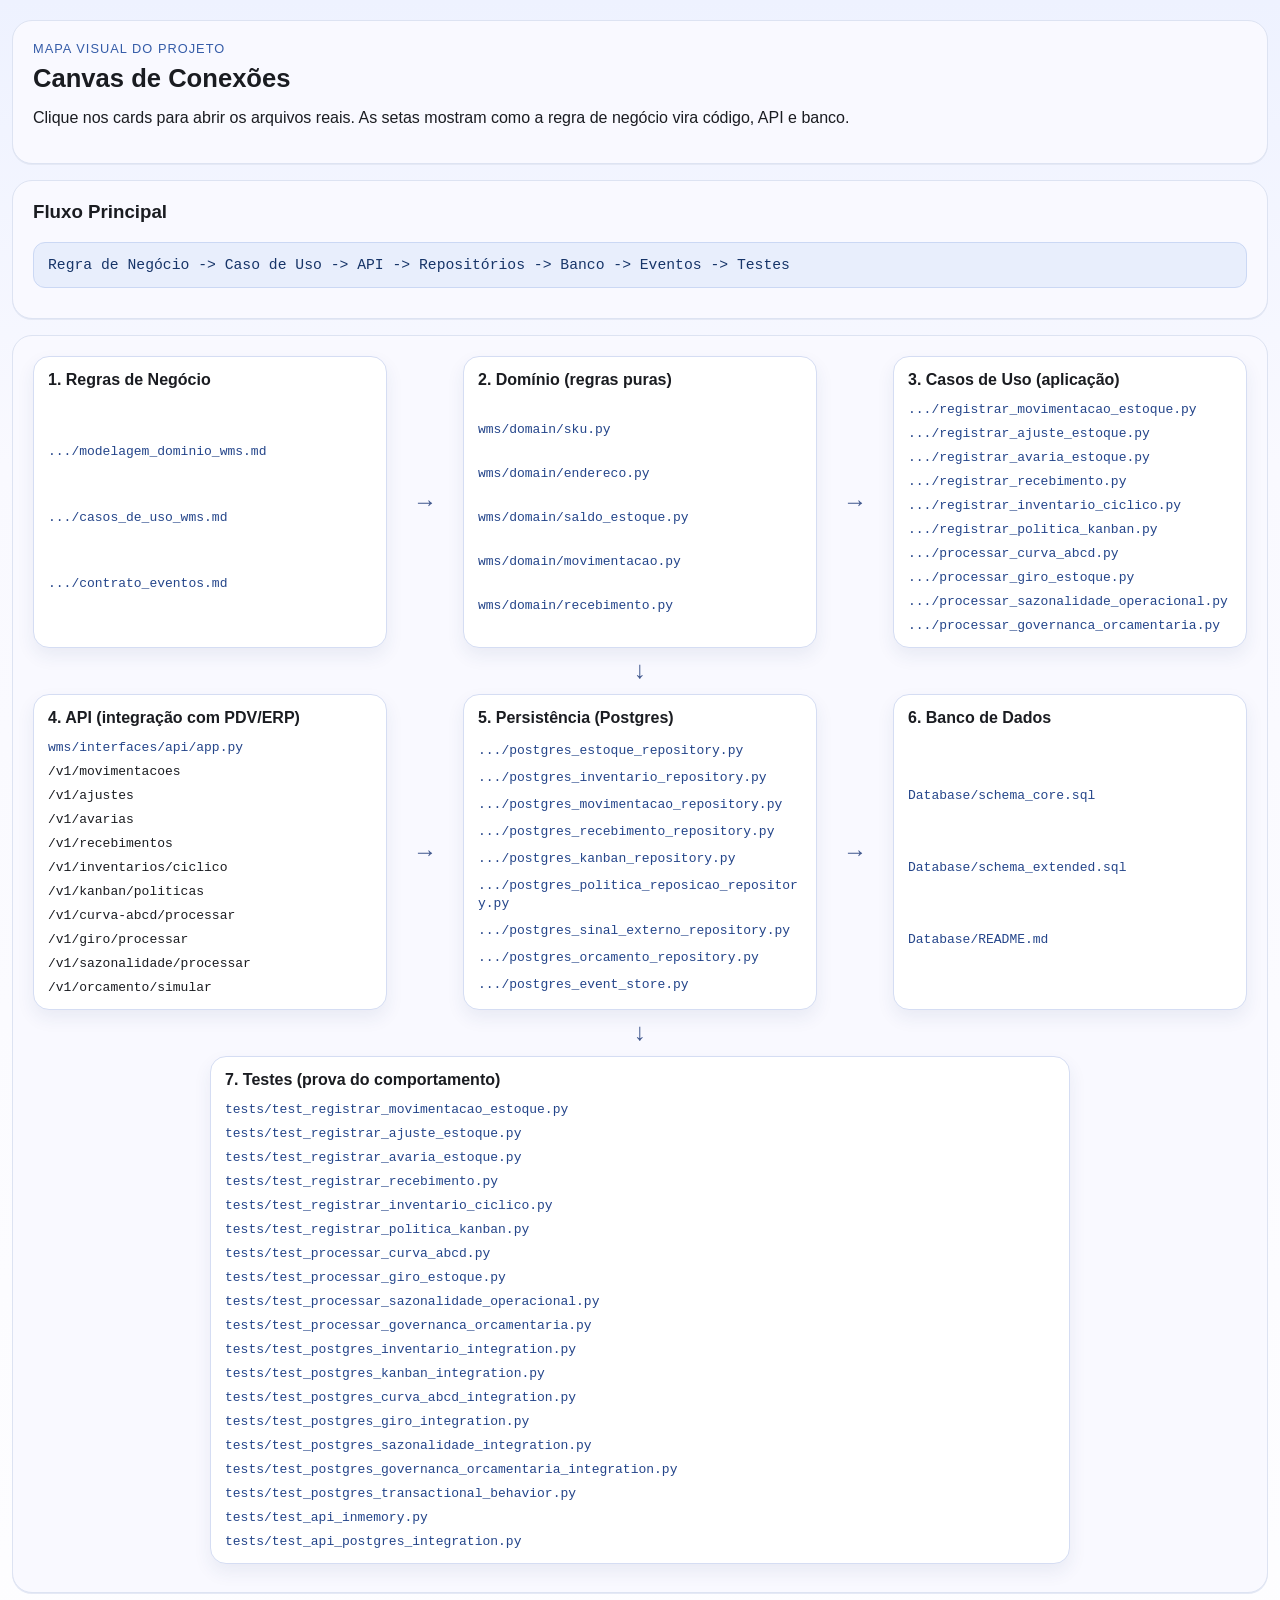
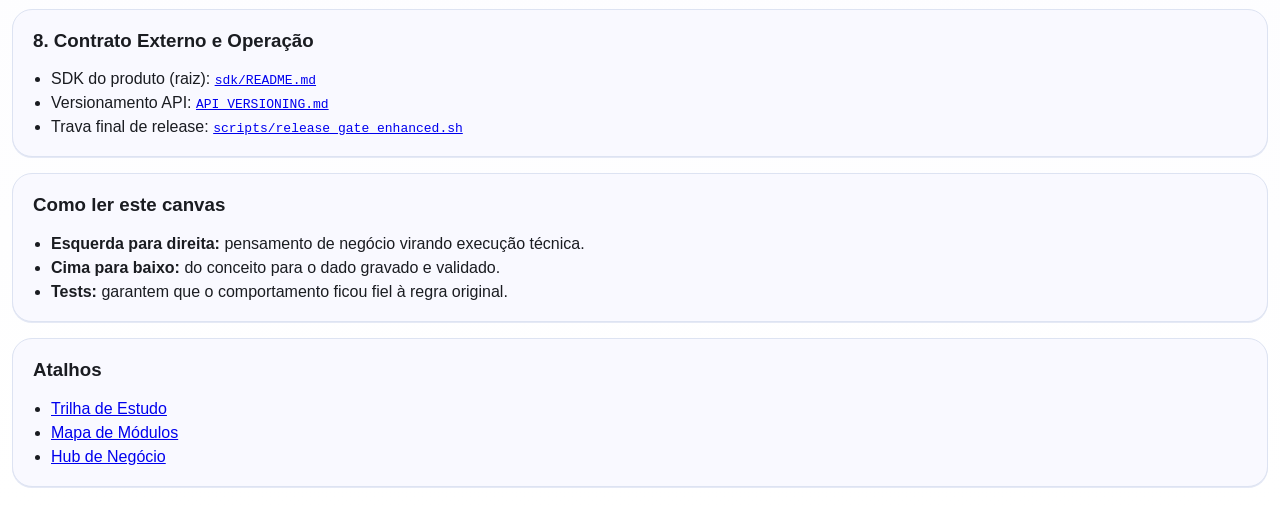
<file: WMS/docs_negocio/mapa_canvas_conexoes.html>
<!doctype html>
<html lang="pt-BR">
  <head>
    <meta charset="UTF-8" />
    <meta name="viewport" content="width=device-width, initial-scale=1.0" />
    <title>Mapa Canvas | WMS</title>
    <link rel="stylesheet" href="../styles.css" />
  </head>
  <body>
    <main class="content" style="max-width: 1280px; margin: 20px auto; padding: 0 12px;">
      <section class="surface">
        <p class="eyebrow">Mapa Visual do Projeto</p>
        <h2>Canvas de Conexões</h2>
        <p>
          Clique nos cards para abrir os arquivos reais. As setas mostram como a
          regra de negócio vira código, API e banco.
        </p>
      </section>

      <section class="surface">
        <h3>Fluxo Principal</h3>
        <pre class="flow-diagram">Regra de Negócio -> Caso de Uso -> API -> Repositórios -> Banco -> Eventos -> Testes</pre>
      </section>

      <section class="surface">
        <div class="canvas-lane">
          <article class="canvas-card">
            <h4>1. Regras de Negócio</h4>
            <a href="../Regra_de_negocios/Estoque/integracao/modelagem_dominio_wms.md"><code>.../modelagem_dominio_wms.md</code></a>
            <a href="../Regra_de_negocios/Estoque/integracao/casos_de_uso_wms.md"><code>.../casos_de_uso_wms.md</code></a>
            <a href="../Regra_de_negocios/Estoque/integracao/contrato_eventos.md"><code>.../contrato_eventos.md</code></a>
          </article>
          <div class="lane-arrow">→</div>
          <article class="canvas-card">
            <h4>2. Domínio (regras puras)</h4>
            <a href="../wms/domain/sku.py"><code>wms/domain/sku.py</code></a>
            <a href="../wms/domain/endereco.py"><code>wms/domain/endereco.py</code></a>
            <a href="../wms/domain/saldo_estoque.py"><code>wms/domain/saldo_estoque.py</code></a>
            <a href="../wms/domain/movimentacao.py"><code>wms/domain/movimentacao.py</code></a>
            <a href="../wms/domain/recebimento.py"><code>wms/domain/recebimento.py</code></a>
          </article>
          <div class="lane-arrow">→</div>
          <article class="canvas-card">
            <h4>3. Casos de Uso (aplicação)</h4>
            <a href="../wms/application/use_cases/registrar_movimentacao_estoque.py"><code>.../registrar_movimentacao_estoque.py</code></a>
            <a href="../wms/application/use_cases/registrar_ajuste_estoque.py"><code>.../registrar_ajuste_estoque.py</code></a>
            <a href="../wms/application/use_cases/registrar_avaria_estoque.py"><code>.../registrar_avaria_estoque.py</code></a>
            <a href="../wms/application/use_cases/registrar_recebimento.py"><code>.../registrar_recebimento.py</code></a>
            <a href="../wms/application/use_cases/registrar_inventario_ciclico.py"><code>.../registrar_inventario_ciclico.py</code></a>
            <a href="../wms/application/use_cases/registrar_politica_kanban.py"><code>.../registrar_politica_kanban.py</code></a>
            <a href="../wms/application/use_cases/processar_curva_abcd.py"><code>.../processar_curva_abcd.py</code></a>
            <a href="../wms/application/use_cases/processar_giro_estoque.py"><code>.../processar_giro_estoque.py</code></a>
            <a href="../wms/application/use_cases/processar_sazonalidade_operacional.py"><code>.../processar_sazonalidade_operacional.py</code></a>
            <a href="../wms/application/use_cases/processar_governanca_orcamentaria.py"><code>.../processar_governanca_orcamentaria.py</code></a>
          </article>
        </div>

        <div class="lane-drop">↓</div>

        <div class="canvas-lane">
          <article class="canvas-card">
            <h4>4. API (integração com PDV/ERP)</h4>
            <a href="../wms/interfaces/api/app.py"><code>wms/interfaces/api/app.py</code></a>
            <p><code>/v1/movimentacoes</code></p>
            <p><code>/v1/ajustes</code></p>
            <p><code>/v1/avarias</code></p>
            <p><code>/v1/recebimentos</code></p>
            <p><code>/v1/inventarios/ciclico</code></p>
            <p><code>/v1/kanban/politicas</code></p>
            <p><code>/v1/curva-abcd/processar</code></p>
            <p><code>/v1/giro/processar</code></p>
            <p><code>/v1/sazonalidade/processar</code></p>
            <p><code>/v1/orcamento/simular</code></p>
          </article>
          <div class="lane-arrow">→</div>
          <article class="canvas-card">
            <h4>5. Persistência (Postgres)</h4>
            <a href="../wms/infrastructure/postgres/postgres_estoque_repository.py"><code>.../postgres_estoque_repository.py</code></a>
            <a href="../wms/infrastructure/postgres/postgres_inventario_repository.py"><code>.../postgres_inventario_repository.py</code></a>
            <a href="../wms/infrastructure/postgres/postgres_movimentacao_repository.py"><code>.../postgres_movimentacao_repository.py</code></a>
            <a href="../wms/infrastructure/postgres/postgres_recebimento_repository.py"><code>.../postgres_recebimento_repository.py</code></a>
            <a href="../wms/infrastructure/postgres/postgres_kanban_repository.py"><code>.../postgres_kanban_repository.py</code></a>
            <a href="../wms/infrastructure/postgres/postgres_politica_reposicao_repository.py"><code>.../postgres_politica_reposicao_repository.py</code></a>
            <a href="../wms/infrastructure/postgres/postgres_sinal_externo_repository.py"><code>.../postgres_sinal_externo_repository.py</code></a>
            <a href="../wms/infrastructure/postgres/postgres_orcamento_repository.py"><code>.../postgres_orcamento_repository.py</code></a>
            <a href="../wms/infrastructure/postgres/postgres_event_store.py"><code>.../postgres_event_store.py</code></a>
          </article>
          <div class="lane-arrow">→</div>
          <article class="canvas-card">
            <h4>6. Banco de Dados</h4>
            <a href="../../Database/schema_core.sql"><code>Database/schema_core.sql</code></a>
            <a href="../../Database/schema_extended.sql"><code>Database/schema_extended.sql</code></a>
            <a href="../../Database/README.md"><code>Database/README.md</code></a>
          </article>
        </div>

        <div class="lane-drop">↓</div>

        <div class="canvas-lane canvas-lane-center">
          <article class="canvas-card canvas-card-wide">
            <h4>7. Testes (prova do comportamento)</h4>
            <a href="../tests/test_registrar_movimentacao_estoque.py"><code>tests/test_registrar_movimentacao_estoque.py</code></a>
            <a href="../tests/test_registrar_ajuste_estoque.py"><code>tests/test_registrar_ajuste_estoque.py</code></a>
            <a href="../tests/test_registrar_avaria_estoque.py"><code>tests/test_registrar_avaria_estoque.py</code></a>
            <a href="../tests/test_registrar_recebimento.py"><code>tests/test_registrar_recebimento.py</code></a>
            <a href="../tests/test_registrar_inventario_ciclico.py"><code>tests/test_registrar_inventario_ciclico.py</code></a>
            <a href="../tests/test_registrar_politica_kanban.py"><code>tests/test_registrar_politica_kanban.py</code></a>
            <a href="../tests/test_processar_curva_abcd.py"><code>tests/test_processar_curva_abcd.py</code></a>
            <a href="../tests/test_processar_giro_estoque.py"><code>tests/test_processar_giro_estoque.py</code></a>
            <a href="../tests/test_processar_sazonalidade_operacional.py"><code>tests/test_processar_sazonalidade_operacional.py</code></a>
            <a href="../tests/test_processar_governanca_orcamentaria.py"><code>tests/test_processar_governanca_orcamentaria.py</code></a>
            <a href="../tests/test_postgres_inventario_integration.py"><code>tests/test_postgres_inventario_integration.py</code></a>
            <a href="../tests/test_postgres_kanban_integration.py"><code>tests/test_postgres_kanban_integration.py</code></a>
            <a href="../tests/test_postgres_curva_abcd_integration.py"><code>tests/test_postgres_curva_abcd_integration.py</code></a>
            <a href="../tests/test_postgres_giro_integration.py"><code>tests/test_postgres_giro_integration.py</code></a>
            <a href="../tests/test_postgres_sazonalidade_integration.py"><code>tests/test_postgres_sazonalidade_integration.py</code></a>
            <a href="../tests/test_postgres_governanca_orcamentaria_integration.py"><code>tests/test_postgres_governanca_orcamentaria_integration.py</code></a>
            <a href="../tests/test_postgres_transactional_behavior.py"><code>tests/test_postgres_transactional_behavior.py</code></a>
            <a href="../tests/test_api_inmemory.py"><code>tests/test_api_inmemory.py</code></a>
            <a href="../tests/test_api_postgres_integration.py"><code>tests/test_api_postgres_integration.py</code></a>
          </article>
        </div>
      </section>

      <section class="surface">
        <h3>8. Contrato Externo e Operação</h3>
        <ul class="plain-list">
          <li>SDK do produto (raiz): <a href="../../sdk/README.md"><code>sdk/README.md</code></a></li>
          <li>Versionamento API: <a href="../API_VERSIONING.md"><code>API_VERSIONING.md</code></a></li>
          <li>Trava final de release: <a href="../scripts/release_gate_enhanced.sh"><code>scripts/release_gate_enhanced.sh</code></a></li>
        </ul>
      </section>

      <section class="surface">
        <h3>Como ler este canvas</h3>
        <ul class="plain-list">
          <li><strong>Esquerda para direita:</strong> pensamento de negócio virando execução técnica.</li>
          <li><strong>Cima para baixo:</strong> do conceito para o dado gravado e validado.</li>
          <li><strong>Tests:</strong> garantem que o comportamento ficou fiel à regra original.</li>
        </ul>
      </section>

      <section class="surface">
        <h3>Atalhos</h3>
        <ul class="plain-list">
          <li><a href="./trilha_estudo.html">Trilha de Estudo</a></li>
          <li><a href="./mapa_modulos.html">Mapa de Módulos</a></li>
          <li><a href="./index.html">Hub de Negócio</a></li>
        </ul>
      </section>
    </main>
  </body>
</html>
</file>
<file: styles.css>
:root {
  /* Material Design 3 inspired tokens */
  --md-sys-color-primary: #355ca8;
  --md-sys-color-on-primary: #ffffff;
  --md-sys-color-primary-container: #d9e2ff;
  --md-sys-color-on-primary-container: #001947;
  --md-sys-color-secondary-container: #dce5ff;
  --md-sys-color-surface: #f9f9ff;
  --md-sys-color-surface-container: #eceff8;
  --md-sys-color-outline: #72788a;
  --md-sys-color-on-surface: #1a1c21;
  --md-sys-color-on-surface-variant: #434854;
  --radius: 20px;
}

* {
  box-sizing: border-box;
}

body {
  margin: 0;
  font-family: Roboto, sans-serif;
  background: linear-gradient(180deg, #eef2ff 0%, #f9f9ff 22%, #ffffff 100%);
  color: var(--md-sys-color-on-surface);
}

.top-app-bar {
  position: sticky;
  top: 0;
  z-index: 10;
  display: flex;
  align-items: center;
  justify-content: space-between;
  gap: 16px;
  padding: 14px 20px;
  background: rgba(249, 249, 255, 0.9);
  backdrop-filter: blur(8px);
  border-bottom: 1px solid #dde3f2;
  flex-wrap: wrap;
}

.title-wrap {
  display: flex;
  align-items: center;
  gap: 10px;
}

.title-wrap h1 {
  margin: 0;
  font-size: 1.1rem;
  font-weight: 600;
}

.material-symbols-outlined {
  color: var(--md-sys-color-primary);
}

.btn-outline {
  text-decoration: none;
  color: var(--md-sys-color-primary);
  border: 1px solid var(--md-sys-color-outline);
  border-radius: 999px;
  padding: 8px 14px;
  font-weight: 500;
}

.layout {
  display: grid;
  grid-template-columns: 240px minmax(0, 1fr);
  gap: 20px;
  padding: 20px;
}

.side-nav {
  position: sticky;
  top: 76px;
  align-self: start;
  display: flex;
  flex-direction: column;
  gap: 6px;
  background: var(--md-sys-color-surface-container);
  border-radius: var(--radius);
  padding: 12px;
}

.side-nav a {
  text-decoration: none;
  color: var(--md-sys-color-on-surface-variant);
  padding: 10px 12px;
  border-radius: 12px;
  overflow-wrap: anywhere;
  word-break: break-word;
}

.side-nav a:hover {
  background: #dfe6fb;
  color: var(--md-sys-color-on-primary-container);
}

.content {
  display: grid;
  gap: 16px;
}

.surface {
  background: var(--md-sys-color-surface);
  border: 1px solid #dde3f2;
  border-radius: var(--radius);
  padding: 20px;
  box-shadow: 0 1px 0 #e5e9f5;
}

.eyebrow {
  margin: 0;
  font-size: 0.8rem;
  color: var(--md-sys-color-primary);
  text-transform: uppercase;
  letter-spacing: 0.08em;
}

h2 {
  margin: 8px 0 10px;
  font-size: 1.6rem;
}

h3 {
  margin-top: 0;
}

.plain-list {
  margin: 0;
  padding-left: 18px;
  display: grid;
  gap: 6px;
}

.flow-diagram {
  margin: 0 0 10px;
  padding: 14px;
  border-radius: 12px;
  background: #e8eefc;
  border: 1px solid #cbd8f4;
  color: #163468;
  font-size: 0.92rem;
  overflow-x: auto;
}

.chip-row {
  display: flex;
  flex-wrap: wrap;
  gap: 8px;
  margin-top: 12px;
}

.chip {
  background: var(--md-sys-color-primary-container);
  color: var(--md-sys-color-on-primary-container);
  border-radius: 999px;
  padding: 6px 12px;
  font-size: 0.85rem;
}

.reading-list {
  margin: 0;
  padding-left: 20px;
  display: grid;
  gap: 6px;
}

.reading-list a,
.card a {
  color: var(--md-sys-color-primary);
  text-decoration: none;
  overflow-wrap: anywhere;
  word-break: break-word;
}

.reading-list a:hover,
.card a:hover {
  text-decoration: underline;
}

.grid {
  display: grid;
  grid-template-columns: repeat(auto-fit, minmax(220px, 1fr));
  gap: 14px;
}

.card {
  background: #fff;
  border: 1px solid #dde3f2;
  border-radius: 18px;
  padding: 16px;
  display: grid;
  gap: 8px;
  overflow-wrap: anywhere;
  word-break: break-word;
}

.card h4 {
  margin: 0 0 4px;
}

.media-grid {
  display: grid;
  grid-template-columns: repeat(auto-fit, minmax(220px, 1fr));
  gap: 14px;
}

.media-note {
  margin: 0 0 12px;
  color: var(--md-sys-color-on-surface-variant);
}

.media-library {
  display: grid;
  gap: 14px;
}

.netflix-catalog {
  gap: 18px;
}

.media-shelf {
  background: linear-gradient(180deg, #fafcff 0%, #f1f5ff 100%);
  border: 1px solid #d7dff3;
  border-radius: 16px;
  padding: 12px;
}

.shelf-header {
  display: flex;
  justify-content: space-between;
  align-items: baseline;
  margin-bottom: 10px;
}

.shelf-header h4 {
  margin: 0;
}

.shelf-header span {
  font-size: 0.8rem;
  color: var(--md-sys-color-on-surface-variant);
}

.shelf-track {
  display: flex;
  gap: 12px;
  overflow-x: auto;
  padding-bottom: 6px;
  scroll-snap-type: x mandatory;
}

.media-tile {
  min-width: 230px;
  max-width: 230px;
  scroll-snap-align: start;
}

.media-tile figcaption {
  display: flex;
  align-items: center;
  gap: 6px;
}

.tag {
  font-size: 0.72rem;
  border: 1px solid #9eb1e3;
  color: #24458a;
  border-radius: 999px;
  padding: 2px 8px;
  background: #e9efff;
}

figure {
  margin: 0;
  background: #fff;
  border: 1px solid #dde3f2;
  border-radius: 16px;
  padding: 10px;
}

figure img,
figure video {
  width: 100%;
  border-radius: 10px;
  display: block;
  background: #f0f3fa;
}

.zoomable {
  cursor: zoom-in;
}

figcaption {
  margin-top: 8px;
  font-size: 0.88rem;
  color: var(--md-sys-color-on-surface-variant);
  overflow-wrap: anywhere;
  word-break: break-word;
}

.media-modal {
  position: fixed;
  inset: 0;
  z-index: 1000;
  display: none;
  align-items: center;
  justify-content: center;
  flex-direction: column;
  gap: 10px;
  padding: 24px;
  background: rgba(10, 16, 30, 0.86);
}

.media-modal.open {
  display: flex;
}

.media-modal-image {
  max-width: min(96vw, 1200px);
  max-height: 82vh;
  width: auto;
  height: auto;
  border-radius: 12px;
  box-shadow: 0 14px 36px rgba(0, 0, 0, 0.45);
}

.media-modal-caption {
  margin: 0;
  color: #e8ecf9;
  font-size: 0.95rem;
}

.media-modal-close {
  position: absolute;
  top: 16px;
  right: 20px;
  border: none;
  border-radius: 999px;
  width: 38px;
  height: 38px;
  font-size: 1.4rem;
  color: #0d1a3d;
  background: #e9efff;
  cursor: pointer;
}

@media (max-width: 960px) {
  .layout {
    grid-template-columns: 1fr;
    padding: 14px;
  }

  .side-nav {
    position: static;
    flex-direction: row;
    flex-wrap: wrap;
  }
}

.canvas-wrap {
  overflow-x: auto;
}

.canvas-board {
  position: relative;
  min-width: 1200px;
  min-height: 820px;
  border: 1px dashed #bfd0f3;
  border-radius: 16px;
  background:
    radial-gradient(circle at 1px 1px, #d6dff5 1px, transparent 0) 0 0 / 20px 20px,
    linear-gradient(180deg, #f8faff 0%, #f2f6ff 100%);
}

.canvas-lines {
  position: absolute;
  inset: 0;
  width: 100%;
  height: 100%;
  pointer-events: none;
}

.canvas-lines line {
  stroke: #5e6b8f;
  stroke-width: 2;
  stroke-dasharray: 6 6;
}

.node {
  position: absolute;
  width: 320px;
  max-width: 320px;
  padding: 14px;
  border-radius: 16px;
  border: 1px solid #d5ddf3;
  background: #ffffff;
  box-shadow: 0 8px 18px rgba(42, 68, 120, 0.08);
  display: grid;
  gap: 6px;
  overflow-wrap: anywhere;
  word-break: break-word;
}

.node h4 {
  margin: 0 0 4px;
  font-size: 0.98rem;
}

.node a {
  color: #24458a;
  text-decoration: none;
  overflow-wrap: anywhere;
  word-break: break-word;
}

.node a:hover {
  text-decoration: underline;
}

.node p {
  margin: 0;
  color: #3f4e74;
  font-size: 0.9rem;
  overflow-wrap: anywhere;
  word-break: break-word;
}

code {
  white-space: normal;
  overflow-wrap: anywhere;
  word-break: break-word;
}

.node-rule {
  left: 36px;
  top: 44px;
}

.node-domain {
  left: 430px;
  top: 44px;
}

.node-usecase {
  left: 430px;
  top: 284px;
}

.node-api {
  left: 840px;
  top: 44px;
}

.node-repo {
  left: 840px;
  top: 284px;
}

.node-db {
  left: 840px;
  top: 586px;
}

.node-tests {
  left: 430px;
  top: 586px;
}

.canvas-lane {
  display: grid;
  grid-template-columns: minmax(240px, 1fr) 56px minmax(240px, 1fr) 56px minmax(240px, 1fr);
  gap: 10px;
  align-items: stretch;
  margin-bottom: 8px;
}

.canvas-lane-center {
  grid-template-columns: minmax(280px, 860px);
  justify-content: center;
}

.canvas-card {
  background: #fff;
  border: 1px solid #d5ddf3;
  border-radius: 16px;
  box-shadow: 0 8px 18px rgba(42, 68, 120, 0.08);
  padding: 14px;
  display: grid;
  gap: 6px;
  overflow-wrap: anywhere;
  word-break: break-word;
}

.canvas-card h4 {
  margin: 0 0 4px;
}

.canvas-card a {
  color: #24458a;
  text-decoration: none;
  overflow-wrap: anywhere;
  word-break: break-word;
}

.canvas-card a:hover {
  text-decoration: underline;
}

.canvas-card p {
  margin: 0;
}

.canvas-card-wide {
  max-width: 860px;
}

.lane-arrow,
.lane-drop {
  display: flex;
  align-items: center;
  justify-content: center;
  color: #42598f;
  font-size: 1.5rem;
  font-weight: 700;
  user-select: none;
}

.lane-drop {
  margin: 2px 0 10px;
}

@media (max-width: 1100px) {
  .canvas-lane {
    grid-template-columns: 1fr;
    gap: 8px;
  }

  .lane-arrow {
    transform: rotate(90deg);
    min-height: 28px;
  }

  .canvas-lane-center {
    grid-template-columns: 1fr;
  }
}
</file>
<file: WMS/styles.css>
:root {
  /* Material Design 3 inspired tokens */
  --md-sys-color-primary: #355ca8;
  --md-sys-color-on-primary: #ffffff;
  --md-sys-color-primary-container: #d9e2ff;
  --md-sys-color-on-primary-container: #001947;
  --md-sys-color-secondary-container: #dce5ff;
  --md-sys-color-surface: #f9f9ff;
  --md-sys-color-surface-container: #eceff8;
  --md-sys-color-outline: #72788a;
  --md-sys-color-on-surface: #1a1c21;
  --md-sys-color-on-surface-variant: #434854;
  --radius: 20px;
}

* {
  box-sizing: border-box;
}

body {
  margin: 0;
  font-family: Roboto, sans-serif;
  background: linear-gradient(180deg, #eef2ff 0%, #f9f9ff 22%, #ffffff 100%);
  color: var(--md-sys-color-on-surface);
}

.top-app-bar {
  position: sticky;
  top: 0;
  z-index: 10;
  display: flex;
  align-items: center;
  justify-content: space-between;
  gap: 16px;
  padding: 14px 20px;
  background: rgba(249, 249, 255, 0.9);
  backdrop-filter: blur(8px);
  border-bottom: 1px solid #dde3f2;
  flex-wrap: wrap;
}

.title-wrap {
  display: flex;
  align-items: center;
  gap: 10px;
}

.title-wrap h1 {
  margin: 0;
  font-size: 1.1rem;
  font-weight: 600;
}

.material-symbols-outlined {
  color: var(--md-sys-color-primary);
}

.btn-outline {
  text-decoration: none;
  color: var(--md-sys-color-primary);
  border: 1px solid var(--md-sys-color-outline);
  border-radius: 999px;
  padding: 8px 14px;
  font-weight: 500;
}

.layout {
  display: grid;
  grid-template-columns: 240px minmax(0, 1fr);
  gap: 20px;
  padding: 20px;
}

.side-nav {
  position: sticky;
  top: 76px;
  align-self: start;
  display: flex;
  flex-direction: column;
  gap: 6px;
  background: var(--md-sys-color-surface-container);
  border-radius: var(--radius);
  padding: 12px;
}

.side-nav a {
  text-decoration: none;
  color: var(--md-sys-color-on-surface-variant);
  padding: 10px 12px;
  border-radius: 12px;
  overflow-wrap: anywhere;
  word-break: break-word;
}

.side-nav a:hover {
  background: #dfe6fb;
  color: var(--md-sys-color-on-primary-container);
}

.content {
  display: grid;
  gap: 16px;
}

.surface {
  background: var(--md-sys-color-surface);
  border: 1px solid #dde3f2;
  border-radius: var(--radius);
  padding: 20px;
  box-shadow: 0 1px 0 #e5e9f5;
}

.eyebrow {
  margin: 0;
  font-size: 0.8rem;
  color: var(--md-sys-color-primary);
  text-transform: uppercase;
  letter-spacing: 0.08em;
}

h2 {
  margin: 8px 0 10px;
  font-size: 1.6rem;
}

h3 {
  margin-top: 0;
}

.plain-list {
  margin: 0;
  padding-left: 18px;
  display: grid;
  gap: 6px;
}

.flow-diagram {
  margin: 0 0 10px;
  padding: 14px;
  border-radius: 12px;
  background: #e8eefc;
  border: 1px solid #cbd8f4;
  color: #163468;
  font-size: 0.92rem;
  overflow-x: auto;
}

.chip-row {
  display: flex;
  flex-wrap: wrap;
  gap: 8px;
  margin-top: 12px;
}

.chip {
  background: var(--md-sys-color-primary-container);
  color: var(--md-sys-color-on-primary-container);
  border-radius: 999px;
  padding: 6px 12px;
  font-size: 0.85rem;
}

.reading-list {
  margin: 0;
  padding-left: 20px;
  display: grid;
  gap: 6px;
}

.reading-list a,
.card a {
  color: var(--md-sys-color-primary);
  text-decoration: none;
  overflow-wrap: anywhere;
  word-break: break-word;
}

.reading-list a:hover,
.card a:hover {
  text-decoration: underline;
}

.grid {
  display: grid;
  grid-template-columns: repeat(auto-fit, minmax(220px, 1fr));
  gap: 14px;
}

.card {
  background: #fff;
  border: 1px solid #dde3f2;
  border-radius: 18px;
  padding: 16px;
  display: grid;
  gap: 8px;
  overflow-wrap: anywhere;
  word-break: break-word;
}

.card h4 {
  margin: 0 0 4px;
}

.media-grid {
  display: grid;
  grid-template-columns: repeat(auto-fit, minmax(220px, 1fr));
  gap: 14px;
}

.media-note {
  margin: 0 0 12px;
  color: var(--md-sys-color-on-surface-variant);
}

.media-library {
  display: grid;
  gap: 14px;
}

.netflix-catalog {
  gap: 18px;
}

.media-shelf {
  background: linear-gradient(180deg, #fafcff 0%, #f1f5ff 100%);
  border: 1px solid #d7dff3;
  border-radius: 16px;
  padding: 12px;
}

.shelf-header {
  display: flex;
  justify-content: space-between;
  align-items: baseline;
  margin-bottom: 10px;
}

.shelf-header h4 {
  margin: 0;
}

.shelf-header span {
  font-size: 0.8rem;
  color: var(--md-sys-color-on-surface-variant);
}

.shelf-track {
  display: flex;
  gap: 12px;
  overflow-x: auto;
  padding-bottom: 6px;
  scroll-snap-type: x mandatory;
}

.media-tile {
  min-width: 230px;
  max-width: 230px;
  scroll-snap-align: start;
}

.media-tile figcaption {
  display: flex;
  align-items: center;
  gap: 6px;
}

.tag {
  font-size: 0.72rem;
  border: 1px solid #9eb1e3;
  color: #24458a;
  border-radius: 999px;
  padding: 2px 8px;
  background: #e9efff;
}

figure {
  margin: 0;
  background: #fff;
  border: 1px solid #dde3f2;
  border-radius: 16px;
  padding: 10px;
}

figure img,
figure video {
  width: 100%;
  border-radius: 10px;
  display: block;
  background: #f0f3fa;
}

.zoomable {
  cursor: zoom-in;
}

figcaption {
  margin-top: 8px;
  font-size: 0.88rem;
  color: var(--md-sys-color-on-surface-variant);
  overflow-wrap: anywhere;
  word-break: break-word;
}

.media-modal {
  position: fixed;
  inset: 0;
  z-index: 1000;
  display: none;
  align-items: center;
  justify-content: center;
  flex-direction: column;
  gap: 10px;
  padding: 24px;
  background: rgba(10, 16, 30, 0.86);
}

.media-modal.open {
  display: flex;
}

.media-modal-image {
  max-width: min(96vw, 1200px);
  max-height: 82vh;
  width: auto;
  height: auto;
  border-radius: 12px;
  box-shadow: 0 14px 36px rgba(0, 0, 0, 0.45);
}

.media-modal-caption {
  margin: 0;
  color: #e8ecf9;
  font-size: 0.95rem;
}

.media-modal-close {
  position: absolute;
  top: 16px;
  right: 20px;
  border: none;
  border-radius: 999px;
  width: 38px;
  height: 38px;
  font-size: 1.4rem;
  color: #0d1a3d;
  background: #e9efff;
  cursor: pointer;
}

@media (max-width: 960px) {
  .layout {
    grid-template-columns: 1fr;
    padding: 14px;
  }

  .side-nav {
    position: static;
    flex-direction: row;
    flex-wrap: wrap;
  }
}

.canvas-wrap {
  overflow-x: auto;
}

.canvas-board {
  position: relative;
  min-width: 1200px;
  min-height: 820px;
  border: 1px dashed #bfd0f3;
  border-radius: 16px;
  background:
    radial-gradient(circle at 1px 1px, #d6dff5 1px, transparent 0) 0 0 / 20px 20px,
    linear-gradient(180deg, #f8faff 0%, #f2f6ff 100%);
}

.canvas-lines {
  position: absolute;
  inset: 0;
  width: 100%;
  height: 100%;
  pointer-events: none;
}

.canvas-lines line {
  stroke: #5e6b8f;
  stroke-width: 2;
  stroke-dasharray: 6 6;
}

.node {
  position: absolute;
  width: 320px;
  max-width: 320px;
  padding: 14px;
  border-radius: 16px;
  border: 1px solid #d5ddf3;
  background: #ffffff;
  box-shadow: 0 8px 18px rgba(42, 68, 120, 0.08);
  display: grid;
  gap: 6px;
  overflow-wrap: anywhere;
  word-break: break-word;
}

.node h4 {
  margin: 0 0 4px;
  font-size: 0.98rem;
}

.node a {
  color: #24458a;
  text-decoration: none;
  overflow-wrap: anywhere;
  word-break: break-word;
}

.node a:hover {
  text-decoration: underline;
}

.node p {
  margin: 0;
  color: #3f4e74;
  font-size: 0.9rem;
  overflow-wrap: anywhere;
  word-break: break-word;
}

code {
  white-space: normal;
  overflow-wrap: anywhere;
  word-break: break-word;
}

.node-rule {
  left: 36px;
  top: 44px;
}

.node-domain {
  left: 430px;
  top: 44px;
}

.node-usecase {
  left: 430px;
  top: 284px;
}

.node-api {
  left: 840px;
  top: 44px;
}

.node-repo {
  left: 840px;
  top: 284px;
}

.node-db {
  left: 840px;
  top: 586px;
}

.node-tests {
  left: 430px;
  top: 586px;
}

.canvas-lane {
  display: grid;
  grid-template-columns: minmax(240px, 1fr) 56px minmax(240px, 1fr) 56px minmax(240px, 1fr);
  gap: 10px;
  align-items: stretch;
  margin-bottom: 8px;
}

.canvas-lane-center {
  grid-template-columns: minmax(280px, 860px);
  justify-content: center;
}

.canvas-card {
  background: #fff;
  border: 1px solid #d5ddf3;
  border-radius: 16px;
  box-shadow: 0 8px 18px rgba(42, 68, 120, 0.08);
  padding: 14px;
  display: grid;
  gap: 6px;
  overflow-wrap: anywhere;
  word-break: break-word;
}

.canvas-card h4 {
  margin: 0 0 4px;
}

.canvas-card a {
  color: #24458a;
  text-decoration: none;
  overflow-wrap: anywhere;
  word-break: break-word;
}

.canvas-card a:hover {
  text-decoration: underline;
}

.canvas-card p {
  margin: 0;
}

.canvas-card-wide {
  max-width: 860px;
}

.lane-arrow,
.lane-drop {
  display: flex;
  align-items: center;
  justify-content: center;
  color: #42598f;
  font-size: 1.5rem;
  font-weight: 700;
  user-select: none;
}

.lane-drop {
  margin: 2px 0 10px;
}

@media (max-width: 1100px) {
  .canvas-lane {
    grid-template-columns: 1fr;
    gap: 8px;
  }

  .lane-arrow {
    transform: rotate(90deg);
    min-height: 28px;
  }

  .canvas-lane-center {
    grid-template-columns: 1fr;
  }
}
</file>
